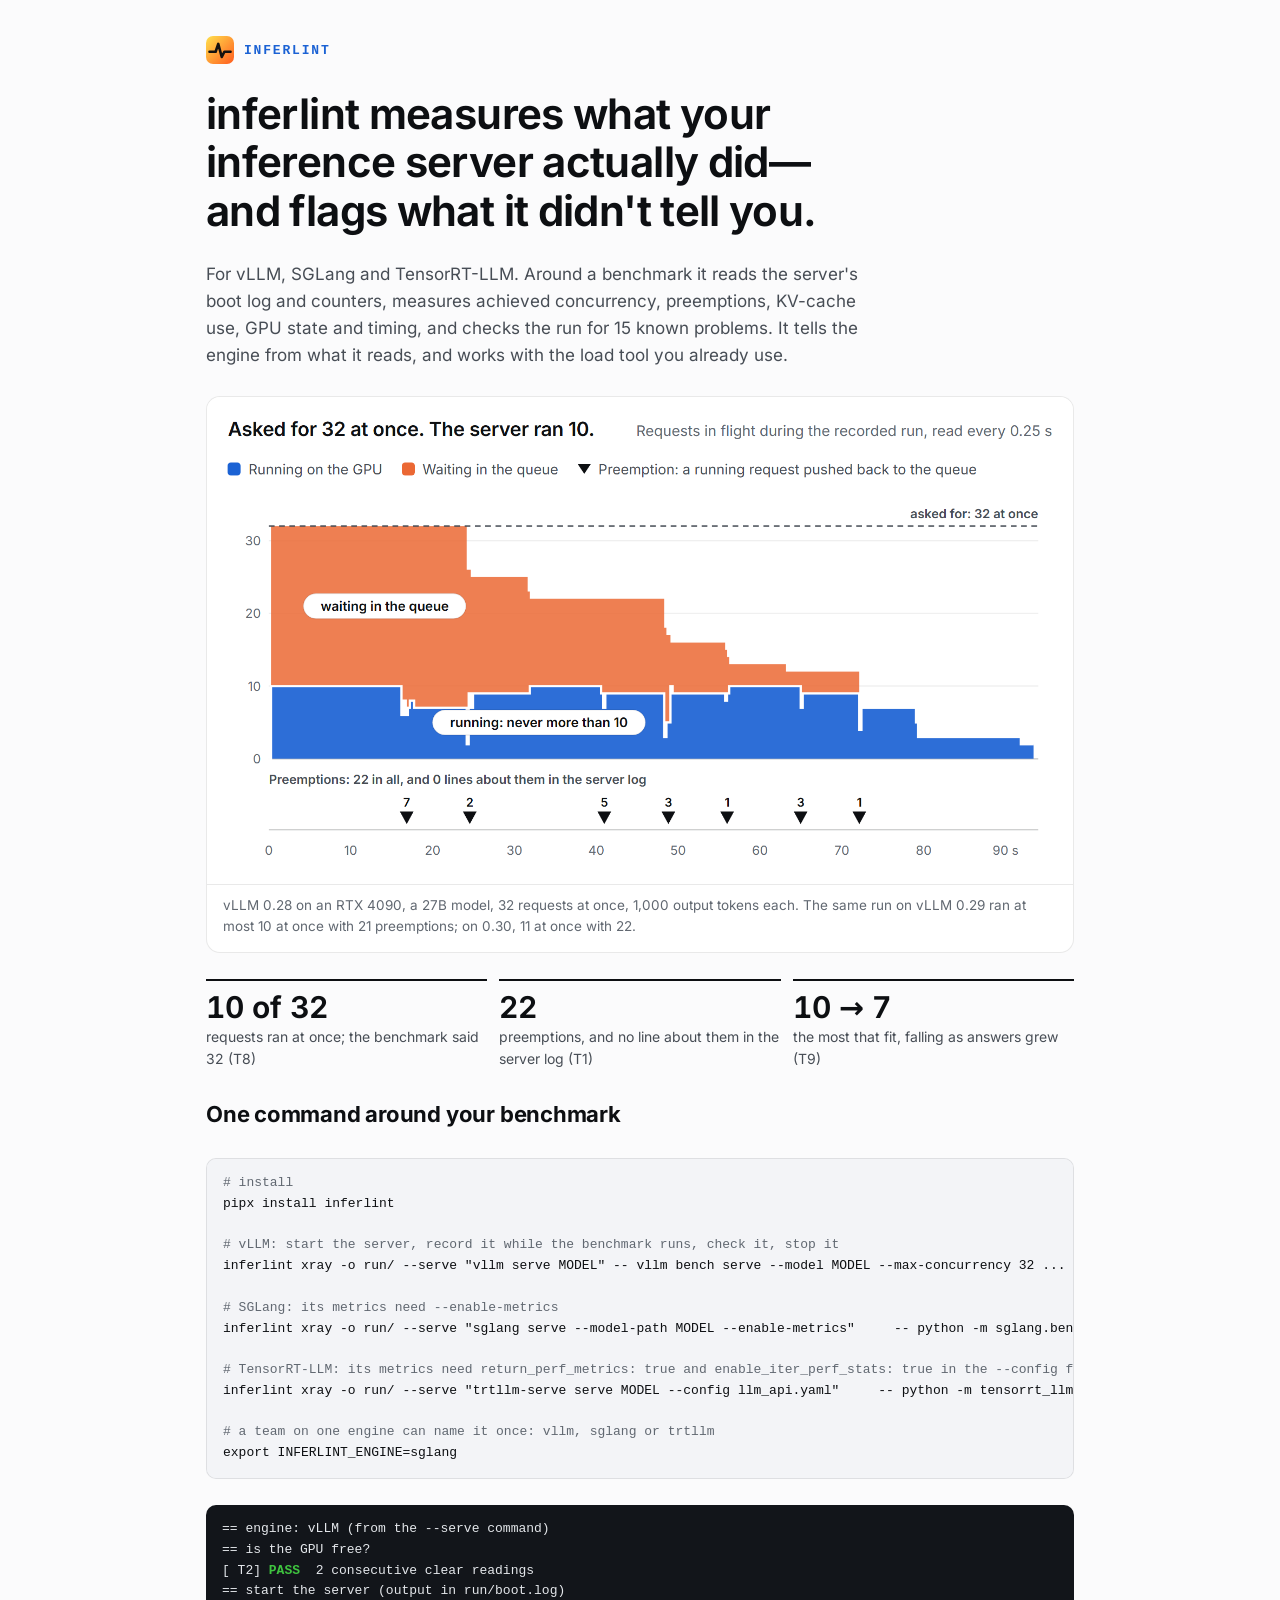
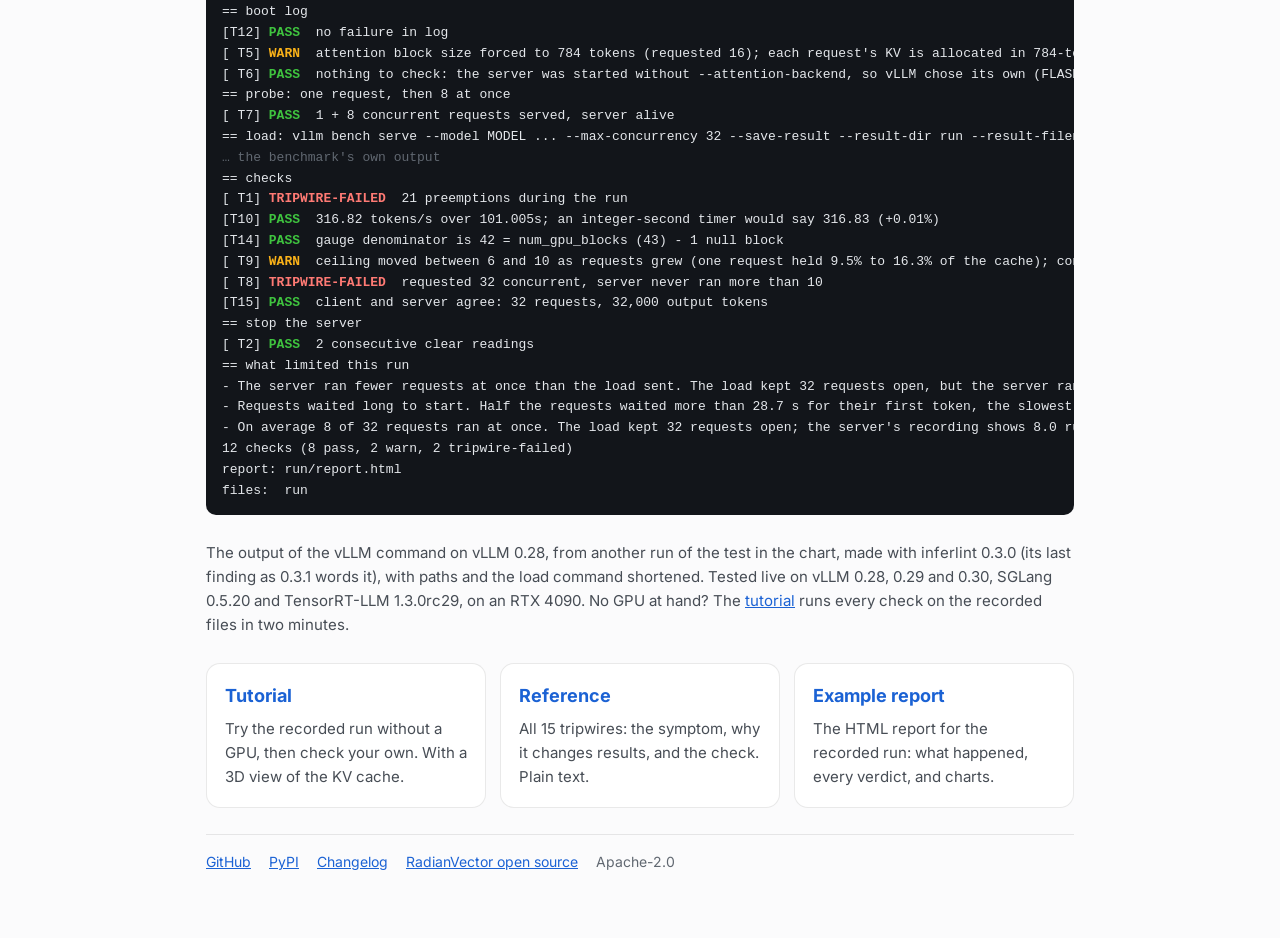
<file: docs/index.html>
<!doctype html>
<html lang="en">
<head>
<meta charset="utf-8">
<meta name="viewport" content="width=device-width,initial-scale=1">
<title>inferlint</title>
<meta name="description" content="inferlint measures what your inference server actually did, and flags what it didn't tell you.">
<meta property="og:type" content="website">
<meta property="og:title" content="inferlint: asked for 32 at once, the server ran 10">
<meta property="og:description" content="inferlint measures what your inference server actually did, and flags what it didn't tell you. For vLLM, SGLang and TensorRT-LLM.">
<meta property="og:url" content="https://radianvector.github.io/inferlint/">
<meta property="og:image" content="https://radianvector.github.io/inferlint/img/og.png">
<meta name="twitter:card" content="summary_large_image">
<link rel="icon" href="data:image/svg+xml,%3Csvg xmlns=%22http://www.w3.org/2000/svg%22 viewBox=%220 0 32 32%22%3E%3Cdefs%3E%3ClinearGradient id=%22inferlint-g%22 x1=%220%22 y1=%220%22 x2=%221%22 y2=%221%22%3E%3Cstop offset=%220%22 stop-color=%22%23ffe14d%22/%3E%3Cstop offset=%221%22 stop-color=%22%23ff5c1f%22/%3E%3C/linearGradient%3E%3C/defs%3E%3Crect width=%2232%22 height=%2232%22 rx=%228%22 fill=%22url%28%23inferlint-g%29%22/%3E%3Cpath d=%22M4 18h7l3-9 4 15 3-6h7%22 fill=%22none%22 stroke=%22%2314110f%22 stroke-width=%223%22 stroke-linecap=%22round%22 stroke-linejoin=%22round%22/%3E%3C/svg%3E">
<style>
@font-face{font-family:'Inter';font-style:normal;font-weight:100 900;font-display:swap;src:url(fonts/inter-latin-wght-normal.woff2) format('woff2')}
:root{
  --page:#fbfbfc;--surface:#ffffff;--ink:#0d0f12;--ink-2:#474d55;--muted:#616871;
  --hair:rgba(13,15,18,.09);--accent:#1b62d4;--wash:rgba(27,98,212,.06);--code-bg:#f3f4f7;
  --term-bg:#12151a;--term-ink:#e4e7eb;--t-pass:#3fc43f;--t-warn:#fab219;--t-fail:#ff7a74;
  --sans:'Inter',system-ui,-apple-system,BlinkMacSystemFont,'Segoe UI',Roboto,sans-serif;
  --mono:ui-monospace,SFMono-Regular,'SF Mono',Menlo,Consolas,monospace;
}
@media (prefers-color-scheme:dark){:root{color-scheme:dark;
  --page:#08090a;--surface:#0f1113;--ink:#f4f5f7;--ink-2:#b2b7be;--muted:#8d939b;
  --hair:rgba(255,255,255,.09);--accent:#5fa0ff;--wash:rgba(95,160,255,.08);--code-bg:#15181c;}}
*{box-sizing:border-box}
body{margin:0;background:var(--page);color:var(--ink);font:16px/1.6 var(--sans);-webkit-font-smoothing:antialiased}
a{color:var(--accent)}
.wrap{max-width:900px;margin:0 auto;padding:36px 16px 64px;display:flex;flex-direction:column;gap:26px}
.brand{display:flex;align-items:center;gap:10px;font:700 13px/1 var(--mono);letter-spacing:.14em;text-transform:uppercase;color:var(--accent)}
.brand svg{width:28px;height:28px}
h1{margin:0;font-size:clamp(28px,5vw,42px);line-height:1.15;letter-spacing:-.015em;font-weight:650;max-width:22ch}
.lede{margin:0;color:var(--ink-2);font-size:17px;max-width:62ch}
.chart{margin:0;border:1px solid var(--hair);border-radius:14px;background:var(--surface);overflow:hidden}
.chart img{display:block;width:100%;height:auto}
.chart figcaption{padding:10px 16px 14px;font-size:13.5px;color:var(--muted);border-top:1px solid var(--hair)}
.stats{list-style:none;margin:0;padding:0;display:grid;grid-template-columns:repeat(auto-fit,minmax(190px,1fr));gap:12px}
.stats li{border-top:2px solid var(--ink);padding-top:10px;display:flex;flex-direction:column;gap:2px}
.stats b{font-size:30px;line-height:1.1;font-weight:650;font-variant-numeric:tabular-nums}
.stats span{color:var(--ink-2);font-size:14px}
h2{margin:0;font-size:22px;letter-spacing:-.01em}
pre{margin:0;padding:14px 16px;border-radius:10px;overflow-x:auto;font:13px/1.6 var(--mono)}
pre.cmd{background:var(--code-bg);border:1px solid var(--hair);color:var(--ink)}
pre.out{background:var(--term-bg);color:var(--term-ink)}
pre .c{color:var(--muted)}
.s-pass{color:var(--t-pass);font-weight:700}.s-warn{color:var(--t-warn);font-weight:700}.s-fail{color:var(--t-fail);font-weight:700}
.cards{display:grid;grid-template-columns:repeat(auto-fit,minmax(230px,1fr));gap:14px}
.cards a{display:flex;flex-direction:column;gap:6px;padding:18px;border:1px solid var(--hair);border-radius:14px;background:var(--surface);color:inherit;text-decoration:none}
.cards a:hover{background:var(--wash);border-color:var(--accent)}
.cards b{font-size:18px;color:var(--accent)}
.cards span{color:var(--ink-2);font-size:15px}
.note{margin:0;color:var(--ink-2);font-size:15px}
footer{display:flex;flex-wrap:wrap;gap:6px 18px;font-size:14px;color:var(--muted);border-top:1px solid var(--hair);padding-top:16px}
</style>
</head>
<body>
<div class="wrap">
  <div class="brand"><svg viewBox="0 0 32 32" aria-hidden="true"><defs><linearGradient id="lg" x1="0" y1="0" x2="1" y2="1"><stop offset="0" stop-color="#ffe14d"/><stop offset="1" stop-color="#ff5c1f"/></linearGradient></defs><rect width="32" height="32" rx="8" fill="url(#lg)"/><path d="M4 18h7l3-9 4 15 3-6h7" fill="none" stroke="#14110f" stroke-width="3" stroke-linecap="round" stroke-linejoin="round"/></svg>inferlint</div>
  <h1>inferlint measures what your inference server actually did—and flags what it didn't tell you.</h1>
  <p class="lede">For vLLM, SGLang and TensorRT-LLM. Around a benchmark it reads the server's boot log and counters, measures achieved concurrency, preemptions, KV-cache use, GPU state and timing, and checks the run for 15 known problems. It tells the engine from what it reads, and works with the load tool you already use.</p>

  <figure class="chart">
    <picture>
      <source media="(prefers-color-scheme: dark)" srcset="img/hook-dark.png">
      <img src="img/hook-light.png" width="1600" height="900" alt="Requests over a 93-second run: the load tool kept 32 open, the server never ran more than 10 at once, the rest waited, and 22 preemptions happened with no log line.">
    </picture>
    <figcaption>vLLM 0.28 on an RTX 4090, a 27B model, 32 requests at once, 1,000 output tokens each. The same run on vLLM 0.29 ran at most 10 at once with 21 preemptions; on 0.30, 11 at once with 22.</figcaption>
  </figure>

  <ul class="stats">
    <li><b>10 of 32</b><span>requests ran at once; the benchmark said 32 (T8)</span></li>
    <li><b>22</b><span>preemptions, and no line about them in the server log (T1)</span></li>
    <li><b>10 → 7</b><span>the most that fit, falling as answers grew (T9)</span></li>
  </ul>

  <h2>One command around your benchmark</h2>
  <pre class="cmd"><span class="c"># install</span>
pipx install inferlint

<span class="c"># vLLM: start the server, record it while the benchmark runs, check it, stop it</span>
inferlint xray -o run/ --serve "vllm serve MODEL" -- vllm bench serve --model MODEL --max-concurrency 32 ...

<span class="c"># SGLang: its metrics need --enable-metrics</span>
inferlint xray -o run/ --serve "sglang serve --model-path MODEL --enable-metrics"     -- python -m sglang.benchmark.serving --model MODEL --max-concurrency 32 ...

<span class="c"># TensorRT-LLM: its metrics need return_perf_metrics: true and enable_iter_perf_stats: true in the --config file</span>
inferlint xray -o run/ --serve "trtllm-serve serve MODEL --config llm_api.yaml"     -- python -m tensorrt_llm.serve.scripts.benchmark_serving --model MODEL --max-concurrency 32 ...

<span class="c"># a team on one engine can name it once: vllm, sglang or trtllm</span>
export INFERLINT_ENGINE=sglang</pre>
  <pre class="out">== engine: vLLM (from the --serve command)
== is the GPU free?
[ T2] <span class="s-pass">PASS</span>  2 consecutive clear readings
== start the server (output in run/boot.log)
== boot log
[T12] <span class="s-pass">PASS</span>  no failure in log
[ T5] <span class="s-warn">WARN</span>  attention block size forced to 784 tokens (requested 16); each request's KV is allocated in 784-token units
[ T6] <span class="s-pass">PASS</span>  nothing to check: the server was started without --attention-backend, so vLLM chose its own (FLASH_ATTN) and nothing could be ignored; there was no draft model either
== probe: one request, then 8 at once
[ T7] <span class="s-pass">PASS</span>  1 + 8 concurrent requests served, server alive
== load: vllm bench serve --model MODEL ... --max-concurrency 32 --save-result --result-dir run --result-filename bench.json
<span class="c">… the benchmark's own output</span>
== checks
[ T1] <span class="s-fail">TRIPWIRE-FAILED</span>  21 preemptions during the run
[T10] <span class="s-pass">PASS</span>  316.82 tokens/s over 101.005s; an integer-second timer would say 316.83 (+0.01%)
[T14] <span class="s-pass">PASS</span>  gauge denominator is 42 = num_gpu_blocks (43) - 1 null block
[ T9] <span class="s-warn">WARN</span>  ceiling moved between 6 and 10 as requests grew (one request held 9.5% to 16.3% of the cache); concurrency was not a constant of this run
[ T8] <span class="s-fail">TRIPWIRE-FAILED</span>  requested 32 concurrent, server never ran more than 10
[T15] <span class="s-pass">PASS</span>  client and server agree: 32 requests, 32,000 output tokens
== stop the server
[ T2] <span class="s-pass">PASS</span>  2 consecutive clear readings
== what limited this run
- The server ran fewer requests at once than the load sent. The load kept 32 requests open, but the server ran at most 10 at once. It also preempted 21 running requests.
- Requests waited long to start. Half the requests waited more than 28.7 s for their first token, the slowest (p99) 73.2 s, most of it in the queue.
- On average 8 of 32 requests ran at once. The load kept 32 requests open; the server's recording shows 8.0 running on average while it was busy. The load tool measured 337 output tokens/s over the whole run.
12 checks (8 pass, 2 warn, 2 tripwire-failed)
report: run/report.html
files:  run</pre>
  <p class="note">The output of the vLLM command on vLLM 0.28, from another run of the test in the chart, made with inferlint 0.3.0 (its last finding as 0.3.1 words it), with paths and the load command shortened. Tested live on vLLM 0.28, 0.29 and 0.30, SGLang 0.5.20 and TensorRT-LLM 1.3.0rc29, on an RTX 4090. No GPU at hand? The <a href="tutorial.html#no-gpu">tutorial</a> runs every check on the recorded files in two minutes.</p>

  <nav class="cards" aria-label="Documentation">
    <a href="tutorial.html"><b>Tutorial</b><span>Try the recorded run without a GPU, then check your own. With a 3D view of the KV cache.</span></a>
    <a href="https://github.com/radianvector/inferlint/blob/main/docs/tripwires.md"><b>Reference</b><span>All 15 tripwires: the symptom, why it changes results, and the check. Plain text.</span></a>
    <a href="example-report.html"><b>Example report</b><span>The HTML report for the recorded run: what happened, every verdict, and charts.</span></a>
  </nav>

  <footer>
    <a href="https://github.com/radianvector/inferlint">GitHub</a>
    <a href="https://pypi.org/project/inferlint/">PyPI</a>
    <a href="https://github.com/radianvector/inferlint/blob/main/CHANGELOG.md">Changelog</a>
    <a href="https://radianvector.com/open-source/">RadianVector open source</a>
    <span>Apache-2.0</span>
  </footer>
</div>
</body>
</html>
</file>
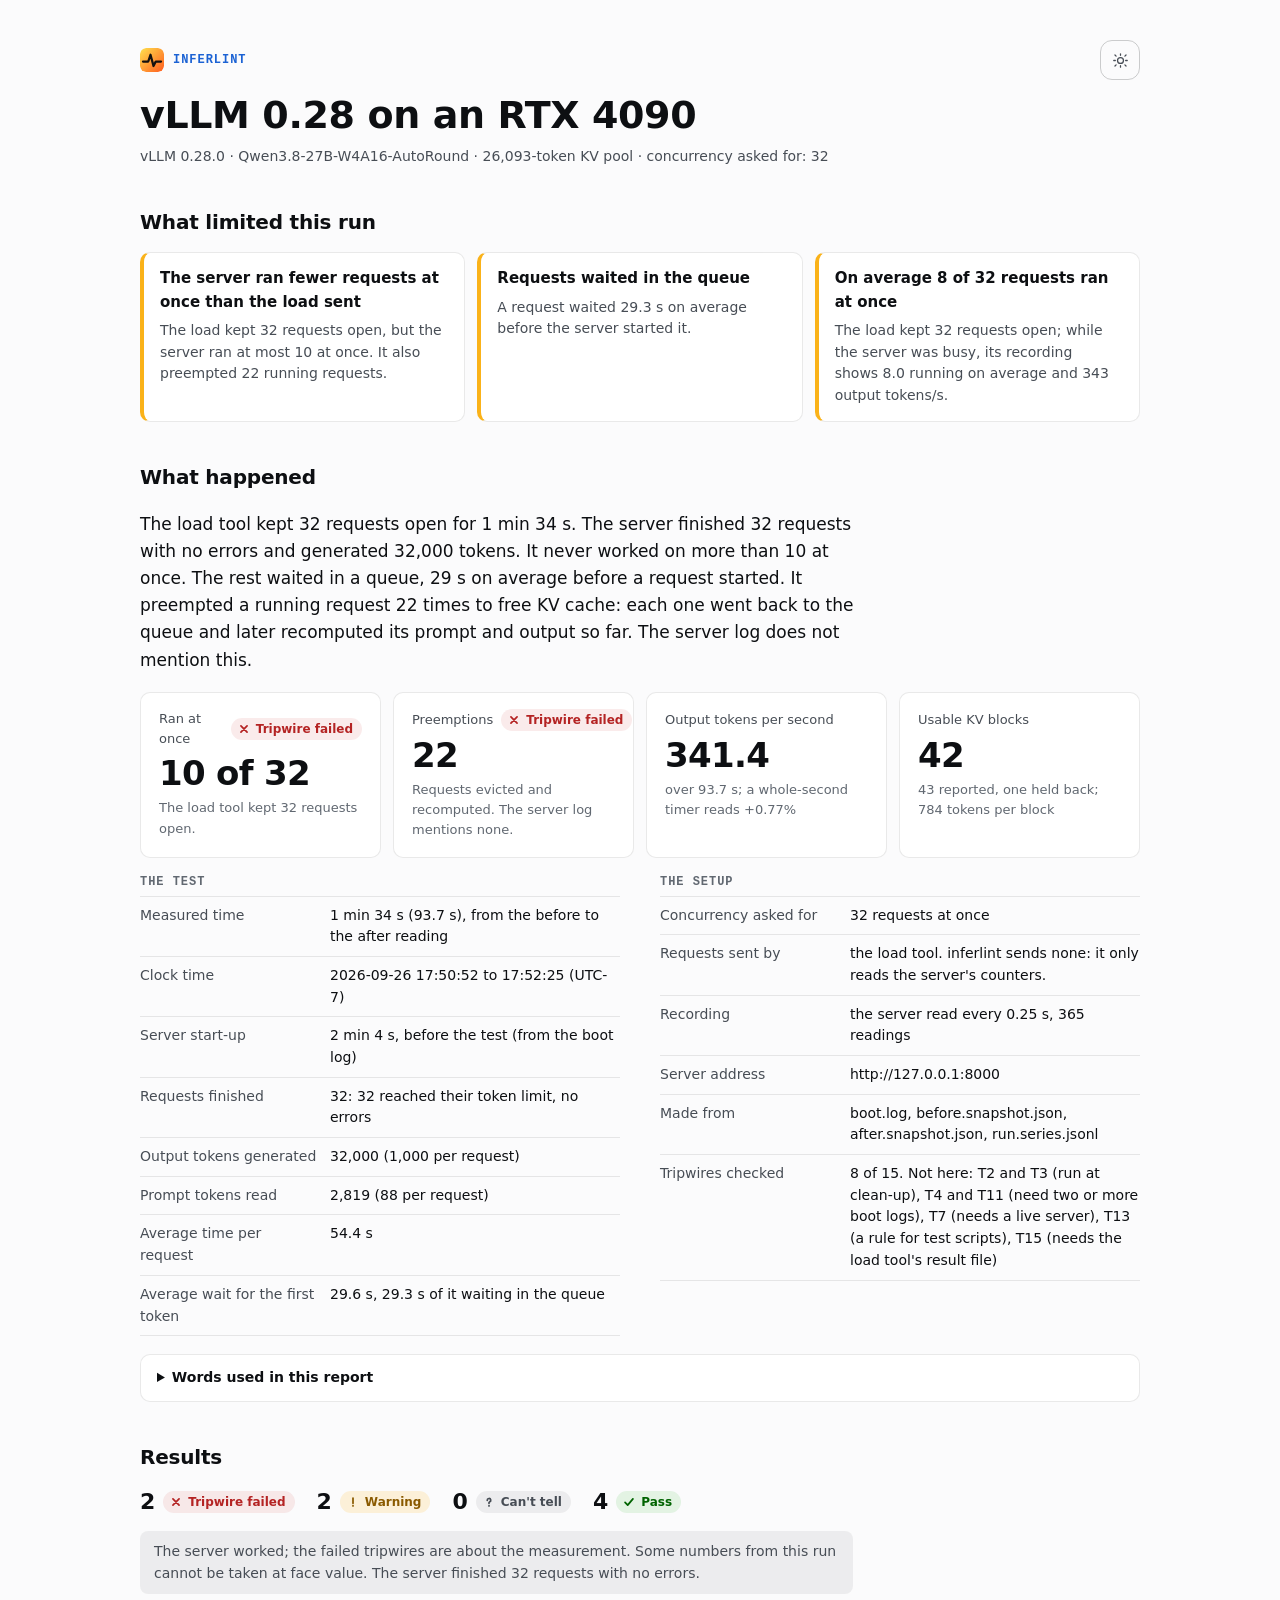
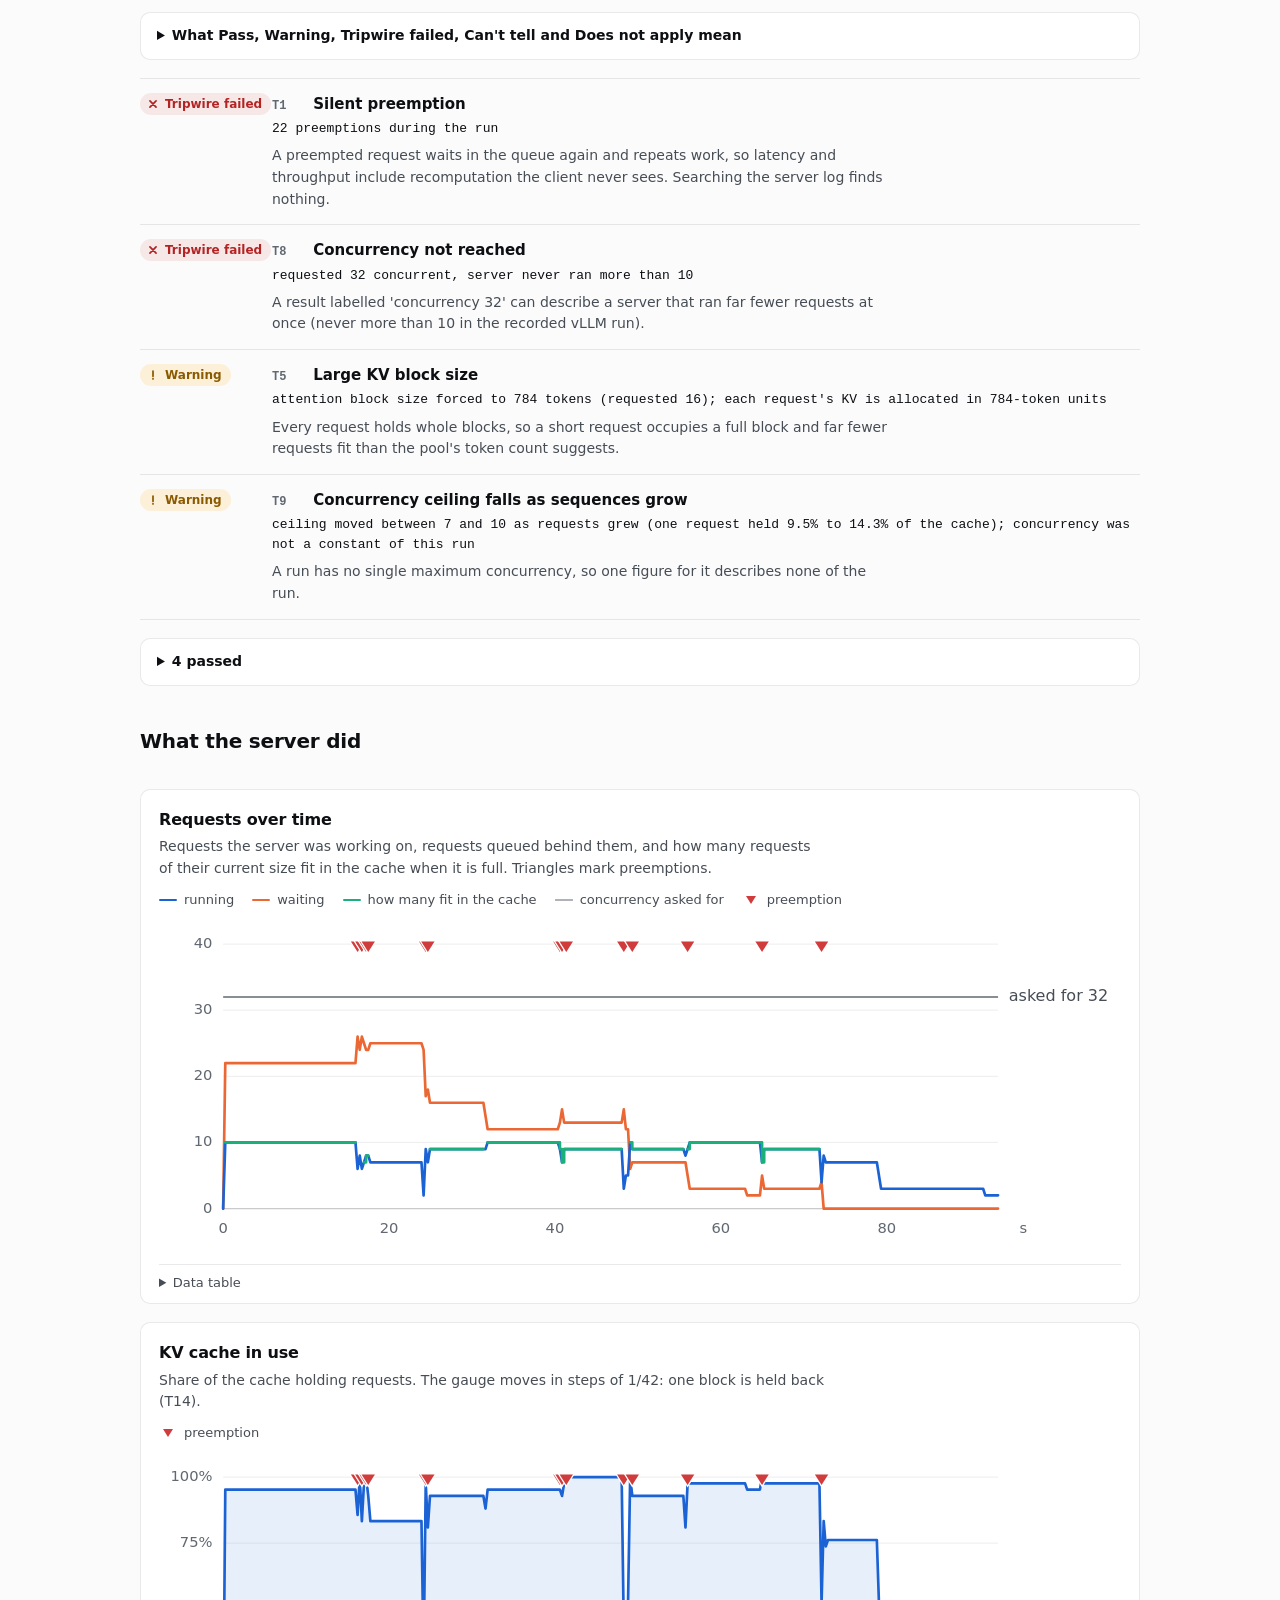
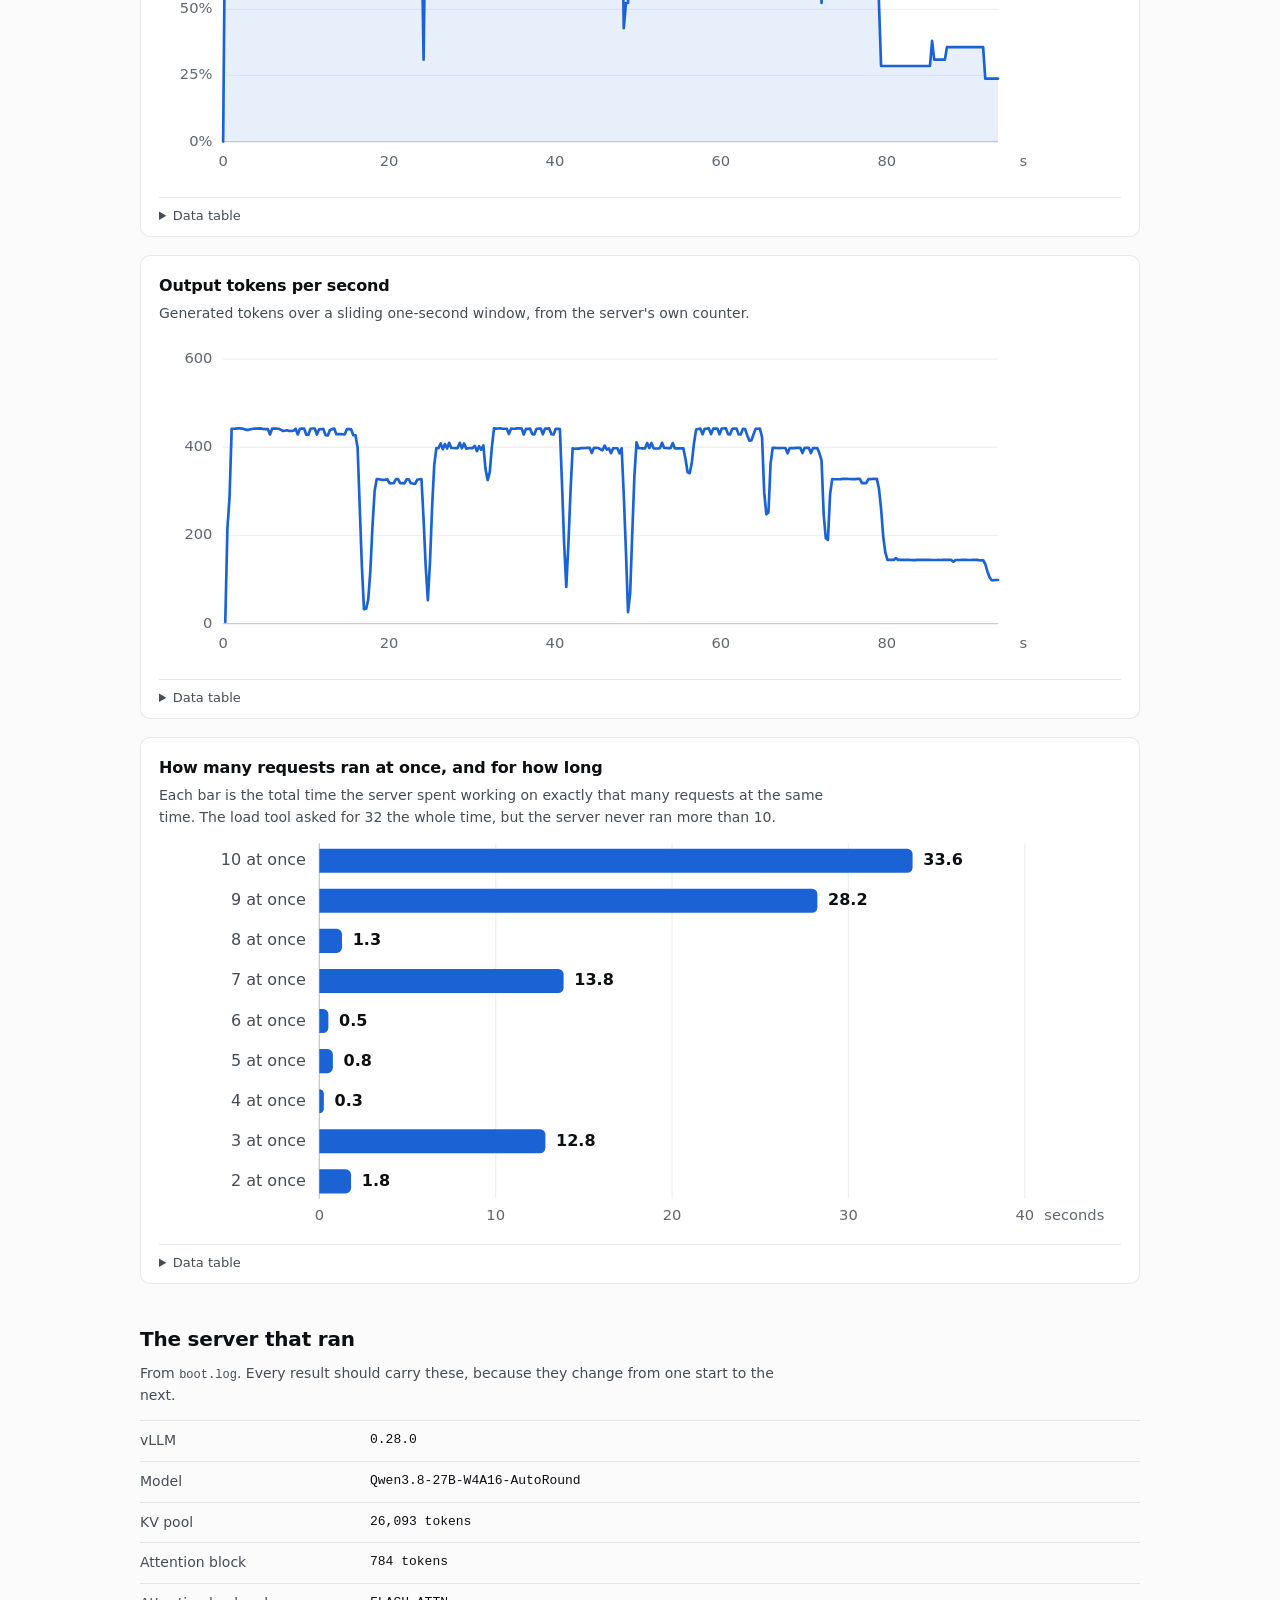
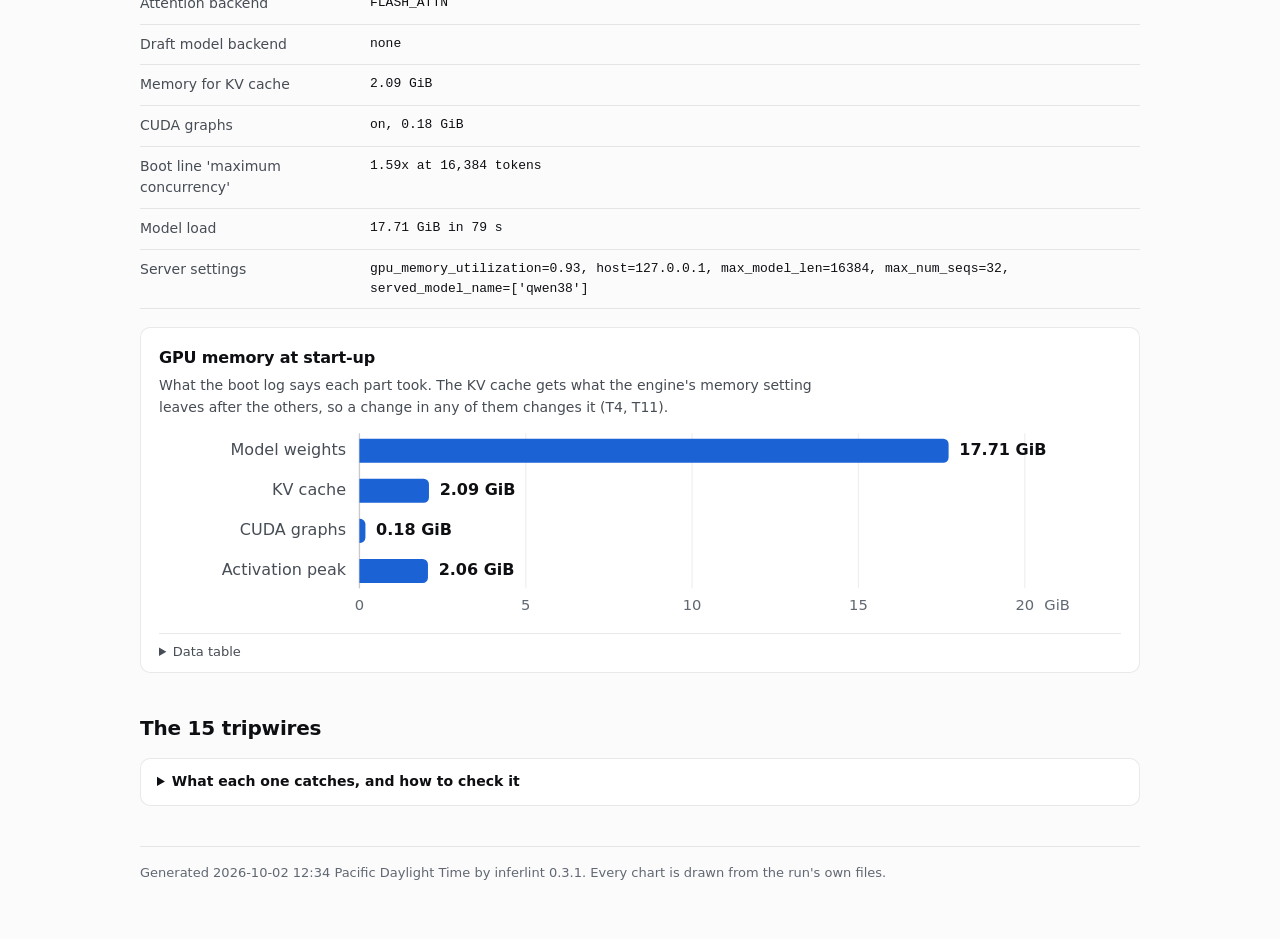
<file: docs/example-report.html>
<!doctype html><html lang="en"><head><meta charset="utf-8"><meta name="viewport" content="width=device-width, initial-scale=1, viewport-fit=cover"><link rel="icon" href="data:image/svg+xml,%3Csvg xmlns=%22http://www.w3.org/2000/svg%22 viewBox=%220 0 32 32%22%3E%3Cdefs%3E%3ClinearGradient id=%22inferlint-g%22 x1=%220%22 y1=%220%22 x2=%221%22 y2=%221%22%3E%3Cstop offset=%220%22 stop-color=%22%23ffe14d%22/%3E%3Cstop offset=%221%22 stop-color=%22%23ff5c1f%22/%3E%3C/linearGradient%3E%3C/defs%3E%3Crect width=%2232%22 height=%2232%22 rx=%228%22 fill=%22url%28%23inferlint-g%29%22/%3E%3Cpath d=%22M4 18h7l3-9 4 15 3-6h7%22 fill=%22none%22 stroke=%22%2314110f%22 stroke-width=%223%22 stroke-linecap=%22round%22 stroke-linejoin=%22round%22/%3E%3C/svg%3E"><title>vLLM 0.28 on an RTX 4090</title><script>try{var t=localStorage.getItem('inferlint-theme');if(t==='light'||t==='dark')document.documentElement.setAttribute('data-theme',t)}catch(e){}</script><style>:root{
  --page:#fbfbfc;--surface:#ffffff;--ink:#0d0f12;--ink-2:#474d55;--muted:#616871;
  --hair:rgba(13,15,18,.09);--grid:rgba(13,15,18,.06);--axis:rgba(13,15,18,.22);
  --accent:#1b62d4;--wash:rgba(27,98,212,.07);
  --line-strong:rgba(13,15,18,.20);--hover:rgba(13,15,18,.04);--red-edge:rgba(222,43,38,.32);
  --s1:#1b62d4;--s2:#eb6834;--s3:#1baf7a;
  --good:#0ca30c;--warning:#fab219;--serious:#ec835a;--critical:#d03b3b;
  --good-ink:#006300;--warning-ink:#8a5a00;--critical-ink:#b42323;--unknown-ink:#474d55;
  --good-bg:rgba(12,163,12,.10);--warning-bg:rgba(250,178,25,.16);
  --critical-bg:rgba(208,59,59,.10);--unknown-bg:rgba(13,15,18,.06);
  --sans:system-ui,-apple-system,BlinkMacSystemFont,'Segoe UI',Roboto,'Helvetica Neue',Arial,sans-serif;
  --display:var(--sans);
  --mono:ui-monospace,SFMono-Regular,'SF Mono',Menlo,Consolas,monospace;
}
@media (prefers-color-scheme:dark){:root:not([data-theme="light"]){color-scheme:dark;
  --page:#08090a;--surface:#0f1113;--ink:#f4f5f7;--ink-2:#b2b7be;--muted:#8d939b;
  --hair:rgba(255,255,255,.09);--grid:rgba(255,255,255,.06);--axis:rgba(255,255,255,.22);
  --accent:#5fa0ff;--wash:rgba(95,160,255,.09);
  --line-strong:rgba(255,255,255,.17);--hover:rgba(255,255,255,.06);--red-edge:rgba(245,69,60,.36);
  --s1:#2e7cf0;--s2:#d95926;--s3:#199e70;
  --good-ink:#3fc43f;--warning-ink:#fab219;--critical-ink:#ff7a74;--unknown-ink:#b2b7be;
  --good-bg:rgba(12,163,12,.16);--warning-bg:rgba(250,178,25,.14);
  --critical-bg:rgba(208,59,59,.20);--unknown-bg:rgba(255,255,255,.07);}}
:root[data-theme="dark"]{color-scheme:dark;
  --page:#08090a;--surface:#0f1113;--ink:#f4f5f7;--ink-2:#b2b7be;--muted:#8d939b;
  --hair:rgba(255,255,255,.09);--grid:rgba(255,255,255,.06);--axis:rgba(255,255,255,.22);
  --accent:#5fa0ff;--wash:rgba(95,160,255,.09);
  --line-strong:rgba(255,255,255,.17);--hover:rgba(255,255,255,.06);--red-edge:rgba(245,69,60,.36);
  --s1:#2e7cf0;--s2:#d95926;--s3:#199e70;
  --good-ink:#3fc43f;--warning-ink:#fab219;--critical-ink:#ff7a74;--unknown-ink:#b2b7be;
  --good-bg:rgba(12,163,12,.16);--warning-bg:rgba(250,178,25,.14);
  --critical-bg:rgba(208,59,59,.20);--unknown-bg:rgba(255,255,255,.07);}
*{box-sizing:border-box}
body{margin:0;background:var(--page);color:var(--ink);font:15px/1.55 var(--sans);
  -webkit-font-smoothing:antialiased}
.page{max-width:1080px;margin:0 auto;padding-inline:clamp(16px,4vw,40px);padding-block:40px 56px;
  display:flex;flex-direction:column;gap:40px}
h1,h2,h3{font-family:var(--display);text-wrap:balance;margin:0;letter-spacing:-.01em}
h1{font-size:clamp(28px,4vw,38px);line-height:1.15;font-weight:600}
h2{font-size:20px;font-weight:600;margin-bottom:14px}
h3{font-size:16px;font-weight:600}
code{font-family:var(--mono);font-size:.86em}
.top{display:flex;flex-direction:column;gap:8px}
.bar{display:flex;justify-content:space-between;align-items:center;gap:12px;flex-wrap:wrap;
  margin-bottom:6px}
.brand{display:flex;align-items:center;gap:9px;font:600 12px/1 var(--mono);letter-spacing:.08em;
  text-transform:uppercase;color:var(--accent)}
.logo{width:24px;height:24px;flex:none;border-radius:6px}
/* The theme button, as on radianvector.com: the icon shows the current theme. */
.icon-btn{width:40px;height:40px;flex:none;display:flex;align-items:center;justify-content:center;
  padding:0;background:transparent;border:1px solid var(--line-strong);border-radius:12px;
  color:var(--ink-2);cursor:pointer;transition:all .22s cubic-bezier(.2,.7,.2,1)}
.icon-btn:hover{background:var(--hover);color:var(--ink);border-color:var(--red-edge)}
.icon-btn:focus-visible{outline:2px solid var(--accent);outline-offset:2px}
.icon-btn svg{width:17px;height:17px;fill:none;stroke:currentColor;stroke-width:1.8;
  stroke-linecap:round;stroke-linejoin:round}
.ico-moon{display:none}
@media (prefers-color-scheme:dark){
  :root:not([data-theme="light"]) .ico-moon{display:block}
  :root:not([data-theme="light"]) .ico-sun{display:none}}
:root[data-theme="dark"] .ico-moon{display:block}
:root[data-theme="dark"] .ico-sun{display:none}
.meta{margin:0;color:var(--ink-2);font-size:14px}
.happened,.results{display:flex;flex-direction:column;gap:18px}
.happened h2,.results h2{margin:0}
.lede{margin:0;font-size:17px;line-height:1.6;max-width:68ch;text-wrap:pretty}
.facts{display:grid;grid-template-columns:repeat(auto-fit,minmax(min(340px,100%),1fr));gap:18px 40px}
.facts-group h3{font:600 12px/1 var(--mono);letter-spacing:.08em;text-transform:uppercase;
  color:var(--muted);margin-bottom:8px}
.facts-group dl{display:grid;grid-template-columns:minmax(110px,190px) 1fr;margin:0;
  border-top:1px solid var(--hair)}
.facts-group dt,.facts-group dd{margin:0;padding:8px 0;border-bottom:1px solid var(--hair);font-size:14px}
.facts-group dt{color:var(--ink-2);padding-right:12px}
.facts-group dd{font-variant-numeric:tabular-nums;overflow-wrap:anywhere}
details.gloss{border:1px solid var(--hair);border-radius:10px;background:var(--surface);padding:0}
.gloss summary{width:auto;padding:12px 16px;font-size:14px;font-weight:600;color:var(--ink)}
.gloss[open] summary{border-bottom:1px solid var(--hair)}
.gloss .tablewrap{max-height:none;margin:0;padding:4px 16px 12px}
.terms{display:grid;grid-template-columns:minmax(140px,220px) 1fr;margin:0;padding:4px 16px 12px}
.terms dt,.terms dd{margin:0;padding:9px 0;border-bottom:1px solid var(--hair);font-size:14px}
.terms dt{font-weight:600;padding-right:12px}
.terms dd{color:var(--ink-2);max-width:70ch}
.terms dt:last-of-type,.terms dd:last-of-type{border-bottom:0}
table.meanings{font-size:14px}
.meanings th,.meanings td{text-align:left;white-space:normal;vertical-align:top;padding:9px 12px 9px 0}
.meanings td{color:var(--ink-2)}
.meanings td:first-child{white-space:nowrap}
.meanings tr:last-child td{border-bottom:0}
.status-note{margin:0;padding:10px 14px;border-radius:8px;background:var(--unknown-bg);
  color:var(--ink-2);font-size:14px;max-width:80ch}
.pill{display:inline-flex;align-items:center;gap:5px;padding:2px 9px 2px 6px;border-radius:999px;
  font:600 12px/18px var(--sans);white-space:nowrap}
.pill svg{width:14px;height:14px;fill:none;stroke:currentColor;stroke-width:2;stroke-linecap:round;
  stroke-linejoin:round}
.pill.pass{color:var(--good-ink);background:var(--good-bg)}
.pill.warn{color:var(--warning-ink);background:var(--warning-bg)}
.pill.fail{color:var(--critical-ink);background:var(--critical-bg)}
.pill.unknown{color:var(--unknown-ink);background:var(--unknown-bg)}
.pill.not_applicable{color:var(--unknown-ink);background:none;box-shadow:inset 0 0 0 1px var(--hair)}
.verdict{list-style:none;margin:0;padding:0;display:flex;flex-wrap:wrap;gap:10px 22px}
.count{display:flex;align-items:center;gap:8px}
.count .n{font:600 22px/1 var(--display);font-variant-numeric:tabular-nums;min-width:1ch}
.tiles{display:grid;grid-template-columns:repeat(auto-fit,minmax(210px,1fr));gap:12px}
.tile{background:var(--surface);border:1px solid var(--hair);border-radius:10px;padding:16px 18px;
  display:flex;flex-direction:column;gap:6px}
.tile-head{display:flex;justify-content:space-between;align-items:center;gap:8px;min-height:22px}
.tile-label{font-size:13px;color:var(--ink-2)}
.tile-value{font:600 34px/1.1 var(--display);letter-spacing:-.02em}
.tile-sub{font-size:13px;color:var(--muted)}
.findings{list-style:none;margin:0;padding:0;border-top:1px solid var(--hair)}
.finding{display:grid;grid-template-columns:118px 1fr;gap:14px;padding:14px 0;
  border-bottom:1px solid var(--hair)}
.f-title{font-weight:600;display:flex;gap:10px;align-items:baseline}
.tw{font:600 12px/1 var(--mono);color:var(--muted);min-width:2.6em}
.msg{margin:3px 0 0;font-family:var(--mono);font-size:13px;color:var(--ink);overflow-wrap:anywhere}
.what{margin:6px 0 0;color:var(--ink-2);font-size:14px;max-width:70ch}
.charts{display:flex;flex-direction:column;gap:18px}
.chart{margin:0;background:var(--surface);border:1px solid var(--hair);border-radius:10px;
  padding:18px 18px 10px;display:flex;flex-direction:column;gap:10px;position:relative}
.chart figcaption p{margin:4px 0 0;color:var(--ink-2);font-size:14px;max-width:75ch}
.legend{list-style:none;margin:0;padding:0;display:flex;flex-wrap:wrap;gap:6px 18px;font-size:13px;
  color:var(--ink-2)}
.legend li{display:flex;align-items:center;gap:7px}
.legend svg{width:18px;height:10px;overflow:visible}
.plot svg{display:block;width:100%;height:auto;overflow:visible}
.plot text{font-family:var(--sans)}
.tick{font-size:11px;fill:var(--muted);font-variant-numeric:tabular-nums}
.lab{font-size:12px;fill:var(--ink-2)}
.val{font-size:12px;fill:var(--ink);font-weight:600;font-variant-numeric:tabular-nums}
.grid{stroke:var(--grid);stroke-width:1}
.axis{stroke:var(--axis);stroke-width:1}
.ref{stroke:var(--muted);stroke-width:1}
.mark{fill:none;stroke-width:2;stroke-linejoin:round;stroke-linecap:round}
.mark.s1{stroke:var(--s1)}.mark.s2{stroke:var(--s2)}.mark.s3{stroke:var(--s3)}
.wash.s1{fill:var(--s1);fill-opacity:.1;stroke:none}
.bar.s1{fill:var(--s1);cursor:default}
.bar:hover,.bar:focus{fill-opacity:.8;outline:none}
.ev{fill:var(--critical);stroke:var(--surface);stroke-width:2;paint-order:stroke}
.cross{stroke:var(--ink-2);stroke-width:1}
.hit{fill:transparent;cursor:crosshair}
.hit:focus{outline:none}
.hit:focus-visible{stroke:var(--accent);stroke-width:1}
details{border-top:1px solid var(--hair);padding-top:8px}
summary{cursor:pointer;font-size:13px;color:var(--ink-2);width:max-content}
summary:focus-visible{outline:2px solid var(--accent);outline-offset:2px}
.tablewrap{overflow:auto;max-height:320px;margin-top:8px}
table{border-collapse:collapse;font-size:13px;font-variant-numeric:tabular-nums;min-width:100%}
th,td{text-align:right;padding:4px 10px;border-bottom:1px solid var(--hair);white-space:nowrap}
th{position:sticky;top:0;background:var(--surface);color:var(--ink-2);font-weight:600}
th:first-child,td:first-child{text-align:left}
.boot dl{display:grid;grid-template-columns:minmax(150px,230px) 1fr;margin:0;
  border-top:1px solid var(--hair)}
.boot dt,.boot dd{margin:0;padding:9px 0;border-bottom:1px solid var(--hair)}
.boot dt{color:var(--ink-2);font-size:14px}
.boot dd{font-family:var(--mono);font-size:13px;overflow-wrap:anywhere}
.note{margin:-6px 0 14px;color:var(--ink-2);font-size:14px;max-width:75ch}
.g-list{list-style:none;margin:0;padding:0;display:grid;grid-template-columns:repeat(auto-fit,minmax(300px,1fr));
  gap:0 32px}
.g-list li{padding:14px 0;border-top:1px solid var(--hair)}
.g-head{font-weight:600;display:flex;flex-wrap:wrap;gap:4px 10px;align-items:baseline}
.g-head .slug{font:500 12px/1 var(--mono);color:var(--muted)}
.g-list p{margin:6px 0 0;font-size:14px;color:var(--ink);max-width:62ch}
.g-list p.why{color:var(--ink-2)}
.g-list code{display:inline-block;margin-top:8px;color:var(--ink-2);background:var(--unknown-bg);
  padding:2px 6px;border-radius:4px;overflow-wrap:anywhere}
footer{color:var(--muted);font-size:13px;border-top:1px solid var(--hair);padding-top:16px}
.tt{position:fixed;z-index:10;pointer-events:none;background:var(--surface);color:var(--ink);
  border:1px solid var(--hair);border-radius:8px;box-shadow:0 6px 24px rgba(0,0,0,.14);
  padding:8px 10px;font-size:12px;min-width:150px}
.tt .t-h{color:var(--muted);margin-bottom:4px;font-variant-numeric:tabular-nums}
.tt .row{display:flex;align-items:center;gap:8px;line-height:1.7}
.tt .row b{font-variant-numeric:tabular-nums;min-width:3ch}
.tt .row span{color:var(--ink-2)}
.tt .k{display:inline-block;width:12px;height:2px;border-radius:1px;flex:none}
.tt .k.s1{background:var(--s1)}.tt .k.s2{background:var(--s2)}.tt .k.s3{background:var(--s3)}
.tt .k.ev{background:var(--critical);height:6px;width:6px;border-radius:1px}
@media (max-width:620px){
  .finding{grid-template-columns:1fr;gap:6px}
  .boot dl,.facts-group dl,.terms{grid-template-columns:1fr}
  .boot dt,.facts-group dt,.terms dt{padding-bottom:0;border-bottom:0}
  .icon-btn{width:38px;height:38px}
}
@media (prefers-reduced-motion:reduce){*{transition:none!important}}
.version-note{margin:10px 0 0;padding:8px 12px;border-radius:8px;background:var(--warning-bg);color:var(--ink-2);font-size:13.5px;max-width:80ch}
.limits{display:flex;flex-direction:column;gap:14px}
.limits h2{margin:0}
.limit-list{list-style:none;margin:0;padding:0;display:grid;
  grid-template-columns:repeat(auto-fit,minmax(min(290px,100%),1fr));gap:12px}
.limit{background:var(--surface);border:1px solid var(--hair);border-left:4px solid var(--warning);
  border-radius:10px;padding:14px 16px}
.limit.ok{border-left-color:var(--good)}
.l-title{font-weight:600;margin-bottom:6px}
.limit p{margin:0;color:var(--ink-2);font-size:14px;line-height:1.55;text-wrap:pretty}
details.passed .findings{border-top:0;padding:0 16px}
details.passed .finding:last-child{border-bottom:0}
.boot .chart{margin-top:18px}
.guide .g-body{padding:14px 16px 4px}
.guide .g-body .note{margin:0 0 10px}
</style></head><body><div class="page"><header class="top"><div class="bar"><div class="brand"><svg class="logo" aria-hidden="true" xmlns="http://www.w3.org/2000/svg" viewBox="0 0 32 32"><defs><linearGradient id="inferlint-g" x1="0" y1="0" x2="1" y2="1"><stop offset="0" stop-color="#ffe14d"/><stop offset="1" stop-color="#ff5c1f"/></linearGradient></defs><rect width="32" height="32" rx="8" fill="url(#inferlint-g)"/><path d="M4 18h7l3-9 4 15 3-6h7" fill="none" stroke="#14110f" stroke-width="3" stroke-linecap="round" stroke-linejoin="round"/></svg>inferlint</div><button type="button" class="icon-btn" data-theme-toggle aria-label="Switch theme"><svg class="ico-moon" viewBox="0 0 24 24" aria-hidden="true"><path d="M20 14.5A8.5 8.5 0 0 1 9.5 4a8.5 8.5 0 1 0 10.5 10.5z"/></svg><svg class="ico-sun" viewBox="0 0 24 24" aria-hidden="true"><circle cx="12" cy="12" r="4.2"/><path d="M12 2.5v2.2M12 19.3v2.2M4.2 4.2l1.6 1.6M18.2 18.2l1.6 1.6M2.5 12h2.2M19.3 12h2.2M4.2 19.8l1.6-1.6M18.2 5.8l1.6-1.6"/></svg></button></div><h1>vLLM 0.28 on an RTX 4090</h1><p class="meta">vLLM 0.28.0 · Qwen3.8-27B-W4A16-AutoRound · 26,093-token KV pool · concurrency asked for: 32</p></header><section class="limits" aria-labelledby="h-limits"><h2 id="h-limits">What limited this run</h2><ul class="limit-list"><li class="limit limit"><div class="l-title">The server ran fewer requests at once than the load sent</div><p>The load kept 32 requests open, but the server ran at most 10 at once. It also preempted 22 running requests.</p></li><li class="limit limit"><div class="l-title">Requests waited in the queue</div><p>A request waited 29.3 s on average before the server started it.</p></li><li class="limit limit"><div class="l-title">On average 8 of 32 requests ran at once</div><p>The load kept 32 requests open; while the server was busy, its recording shows 8.0 running on average and 343 output tokens/s.</p></li></ul></section><section class="happened" aria-labelledby="h-happened"><h2 id="h-happened">What happened</h2><p class="lede">The load tool kept 32 requests open for 1 min 34 s. The server finished 32 requests with no errors and generated 32,000 tokens. It never worked on more than 10 at once. The rest waited in a queue, 29 s on average before a request started. It preempted a running request 22 times to free KV cache: each one went back to the queue and later recomputed its prompt and output so far. The server log does not mention this.</p><section class="tiles" aria-label="Headline numbers"><div class="tile"><div class="tile-head"><span class="tile-label">Ran at once</span><span class="pill fail"><svg viewBox="0 0 16 16" aria-hidden="true"><path d="M4.5 4.5l7 7M11.5 4.5l-7 7"/></svg>Tripwire failed</span></div><div class="tile-value">10 of 32</div><div class="tile-sub">The load tool kept 32 requests open.</div></div><div class="tile"><div class="tile-head"><span class="tile-label">Preemptions</span><span class="pill fail"><svg viewBox="0 0 16 16" aria-hidden="true"><path d="M4.5 4.5l7 7M11.5 4.5l-7 7"/></svg>Tripwire failed</span></div><div class="tile-value">22</div><div class="tile-sub">Requests evicted and recomputed. The server log mentions none.</div></div><div class="tile"><div class="tile-head"><span class="tile-label">Output tokens per second</span></div><div class="tile-value">341.4</div><div class="tile-sub">over 93.7 s; a whole-second timer reads +0.77%</div></div><div class="tile"><div class="tile-head"><span class="tile-label">Usable KV blocks</span></div><div class="tile-value">42</div><div class="tile-sub">43 reported, one held back; 784 tokens per block</div></div></section><div class="facts"><div class="facts-group"><h3>The test</h3><dl><dt>Measured time</dt><dd>1 min 34 s (93.7 s), from the before to the after reading</dd><dt>Clock time</dt><dd>2026-09-26 17:50:52 to 17:52:25 (UTC-7)</dd><dt>Server start-up</dt><dd>2 min 4 s, before the test (from the boot log)</dd><dt>Requests finished</dt><dd>32: 32 reached their token limit, no errors</dd><dt>Output tokens generated</dt><dd>32,000 (1,000 per request)</dd><dt>Prompt tokens read</dt><dd>2,819 (88 per request)</dd><dt>Average time per request</dt><dd>54.4 s</dd><dt>Average wait for the first token</dt><dd>29.6 s, 29.3 s of it waiting in the queue</dd></dl></div><div class="facts-group"><h3>The setup</h3><dl><dt>Concurrency asked for</dt><dd>32 requests at once</dd><dt>Requests sent by</dt><dd>the load tool. inferlint sends none: it only reads the server&#x27;s counters.</dd><dt>Recording</dt><dd>the server read every 0.25 s, 365 readings</dd><dt>Server address</dt><dd>http://127.0.0.1:8000</dd><dt>Made from</dt><dd>boot.log, before.snapshot.json, after.snapshot.json, run.series.jsonl</dd><dt>Tripwires checked</dt><dd>8 of 15. Not here: T2 and T3 (run at clean-up), T4 and T11 (need two or more boot logs), T7 (needs a live server), T13 (a rule for test scripts), T15 (needs the load tool&#x27;s result file)</dd></dl></div></div><details class="gloss" id="words"><summary>Words used in this report</summary><dl class="terms"><dt>Token</dt><dd>The unit of text a model reads and writes, defined by its tokenizer. How much text one token covers depends on the model, the tokenizer and the language. Throughput, KV cache and cost are all counted in tokens.</dd><dt>Prompt and output tokens</dt><dd>Prompt tokens are the input sent to the model. Output tokens are the tokens it generates in reply.</dd><dt>Request</dt><dd>One completion request sent to the server, and its response.</dd><dt>Concurrency</dt><dd>The number of requests in progress at the same moment. &#x27;Asked for&#x27; is how many the load tool kept open. &#x27;Running&#x27; is how many the scheduler was actually processing. The rest wait in its queue.</dd><dt>Waiting (queue)</dt><dd>Requests the server has accepted but not scheduled, because the KV cache has no room for them yet.</dd><dt>KV cache</dt><dd>GPU memory holding the attention keys and values for every token of every running request, so they are not recomputed for each new token. A request&#x27;s KV grows with its length.</dd><dt>KV pool</dt><dd>The size of the KV cache in tokens, set when vLLM starts from the GPU memory left after the model and CUDA graphs are loaded. It can differ from one start to the next (T4, T11).</dd><dt>KV block</dt><dd>The allocation unit of the KV cache: a request always holds whole blocks, so even a short request holds a full one. The usual size is 16 tokens; models that mix attention and Mamba layers use blocks of hundreds of tokens (T5).</dd><dt>Null block</dt><dd>One block vLLM reserves and never gives to a request, so a pool of N blocks holds requests in N - 1 of them (T14).</dd><dt>Fit in cache (ceiling)</dt><dd>How many requests of their current size fit when the cache is full: floor(1 / share), where share is the fraction of the cache one request holds. As sequences grow, fewer fit (T9).</dd><dt>Preemption</dt><dd>When a running request needs a block and none is free, vLLM evicts a running request: it frees that request&#x27;s KV blocks and later recomputes them from the prompt and the output so far. vLLM counts it in vllm:num_preemptions_total and writes no log line (T1).</dd><dt>Output tokens per second</dt><dd>Tokens generated per second by all requests together, from the server&#x27;s own counter.</dd><dt>Time to first token</dt><dd>Time from sending a request until the first token of the answer comes back. It includes the time spent waiting in the queue.</dd><dt>Boot log</dt><dd>The messages vLLM prints while it starts. They record the settings it actually chose, which can differ from the ones asked for.</dd><dt>Before and after readings</dt><dd>Copies of the server&#x27;s counters taken just before and just after the test. The difference between them is what happened during the test.</dd><dt>Recording</dt><dd>The server&#x27;s gauges, read several times a second during the test. The charts are drawn from it.</dd><dt>Attention backend</dt><dd>The code that does the model&#x27;s main calculation on the GPU. vLLM has several and picks one unless it is told which (T6).</dd><dt>CUDA graphs</dt><dd>A speed-up in which vLLM records the GPU&#x27;s steps once at start-up and replays them. It costs a little memory.</dd></dl></details></section><section class="results" aria-labelledby="h-results"><h2 id="h-results">Results</h2><ul class="verdict" aria-label="Check results"><li class="count fail"><span class="n">2</span><span class="pill fail"><svg viewBox="0 0 16 16" aria-hidden="true"><path d="M4.5 4.5l7 7M11.5 4.5l-7 7"/></svg>Tripwire failed</span></li><li class="count warn"><span class="n">2</span><span class="pill warn"><svg viewBox="0 0 16 16" aria-hidden="true"><path d="M8 3.5v6M8 12.2v.3"/></svg>Warning</span></li><li class="count unknown"><span class="n">0</span><span class="pill unknown"><svg viewBox="0 0 16 16" aria-hidden="true"><path d="M6 6a2 2 0 1 1 2.6 1.9c-.4.2-.6.5-.6 1v.6M8 12.2v.3"/></svg>Can't tell</span></li><li class="count pass"><span class="n">4</span><span class="pill pass"><svg viewBox="0 0 16 16" aria-hidden="true"><path d="M3.5 8.5l3 3 6-7"/></svg>Pass</span></li></ul><p class="status-note">The server worked; the failed tripwires are about the measurement. Some numbers from this run cannot be taken at face value. The server finished 32 requests with no errors.</p><details class="gloss"><summary>What Pass, Warning, Tripwire failed, Can't tell and Does not apply mean</summary><div class="tablewrap"><table class="meanings"><thead><tr><th scope="col">Result</th><th scope="col">What it means</th><th scope="col">What to do</th></tr></thead><tbody><tr><td><span class="pill fail"><svg viewBox="0 0 16 16" aria-hidden="true"><path d="M4.5 4.5l7 7M11.5 4.5l-7 7"/></svg>Tripwire failed</span></td><td>The tripwire caught its problem in this run. For T7 and T12 that means the server failed. For every other tripwire the server worked, but a number from the run (concurrency, throughput or latency) does not mean what it seems.</td><td>Read the finding. Fix the setup and run again, or report the number together with the finding.</td></tr><tr><td><span class="pill warn"><svg viewBox="0 0 16 16" aria-hidden="true"><path d="M8 3.5v6M8 12.2v.3"/></svg>Warning</span></td><td>Nothing is wrong on its own, but a setting or an effect changes how the numbers should be read.</td><td>Keep the warning with the results, so whoever compares them knows.</td></tr><tr><td><span class="pill unknown"><svg viewBox="0 0 16 16" aria-hidden="true"><path d="M6 6a2 2 0 1 1 2.6 1.9c-.4.2-.6.5-.6 1v.6M8 12.2v.3"/></svg>Can't tell</span></td><td>The check could not decide, because a counter or log line it needs was missing, for example from an engine version it does not know. It never counts as a pass.</td><td>Supply the missing file, or check the engine&#x27;s version.</td></tr><tr><td><span class="pill pass"><svg viewBox="0 0 16 16" aria-hidden="true"><path d="M3.5 8.5l3 3 6-7"/></svg>Pass</span></td><td>The tripwire looked for its problem in this run and did not find it.</td><td>Nothing. A pass covers this run only.</td></tr><tr><td><span class="pill not_applicable"><svg viewBox="0 0 16 16" aria-hidden="true"><path d="M4.5 8h7"/></svg>Does not apply</span></td><td>The tripwire is about a behaviour this engine does not have, such as vLLM&#x27;s reserved KV block (T14) on SGLang or TensorRT-LLM.</td><td>Nothing.</td></tr></tbody></table></div></details><ol class="findings"><li class="finding fail"><div class="f-status"><span class="pill fail"><svg viewBox="0 0 16 16" aria-hidden="true"><path d="M4.5 4.5l7 7M11.5 4.5l-7 7"/></svg>Tripwire failed</span></div><div class="f-body"><div class="f-title"><span class="tw">T1</span>Silent preemption</div><p class="msg">22 preemptions during the run</p><p class="what">A preempted request waits in the queue again and repeats work, so latency and throughput include recomputation the client never sees. Searching the server log finds nothing.</p></div></li><li class="finding fail"><div class="f-status"><span class="pill fail"><svg viewBox="0 0 16 16" aria-hidden="true"><path d="M4.5 4.5l7 7M11.5 4.5l-7 7"/></svg>Tripwire failed</span></div><div class="f-body"><div class="f-title"><span class="tw">T8</span>Concurrency not reached</div><p class="msg">requested 32 concurrent, server never ran more than 10</p><p class="what">A result labelled &#x27;concurrency 32&#x27; can describe a server that ran far fewer requests at once (never more than 10 in the recorded vLLM run).</p></div></li><li class="finding warn"><div class="f-status"><span class="pill warn"><svg viewBox="0 0 16 16" aria-hidden="true"><path d="M8 3.5v6M8 12.2v.3"/></svg>Warning</span></div><div class="f-body"><div class="f-title"><span class="tw">T5</span>Large KV block size</div><p class="msg">attention block size forced to 784 tokens (requested 16); each request&#x27;s KV is allocated in 784-token units</p><p class="what">Every request holds whole blocks, so a short request occupies a full block and far fewer requests fit than the pool&#x27;s token count suggests.</p></div></li><li class="finding warn"><div class="f-status"><span class="pill warn"><svg viewBox="0 0 16 16" aria-hidden="true"><path d="M8 3.5v6M8 12.2v.3"/></svg>Warning</span></div><div class="f-body"><div class="f-title"><span class="tw">T9</span>Concurrency ceiling falls as sequences grow</div><p class="msg">ceiling moved between 7 and 10 as requests grew (one request held 9.5% to 14.3% of the cache); concurrency was not a constant of this run</p><p class="what">A run has no single maximum concurrency, so one figure for it describes none of the run.</p></div></li></ol><details class="gloss passed"><summary>4 passed</summary><ol class="findings"><li class="finding pass"><div class="f-status"><span class="pill pass"><svg viewBox="0 0 16 16" aria-hidden="true"><path d="M3.5 8.5l3 3 6-7"/></svg>Pass</span></div><div class="f-body"><div class="f-title"><span class="tw">T6</span>Requested attention backend ignored</div><p class="msg">nothing to check: the server was started without --attention-backend, so vLLM chose its own (FLASH_ATTN) and nothing could be ignored; there was no draft model either</p></div></li><li class="finding pass"><div class="f-status"><span class="pill pass"><svg viewBox="0 0 16 16" aria-hidden="true"><path d="M3.5 8.5l3 3 6-7"/></svg>Pass</span></div><div class="f-body"><div class="f-title"><span class="tw">T10</span>Integer-second timing</div><p class="msg">341.44 tokens/s over 93.720s</p></div></li><li class="finding pass"><div class="f-status"><span class="pill pass"><svg viewBox="0 0 16 16" aria-hidden="true"><path d="M3.5 8.5l3 3 6-7"/></svg>Pass</span></div><div class="f-body"><div class="f-title"><span class="tw">T12</span>Start-up failure without a cause</div><p class="msg">no failure in log</p></div></li><li class="finding pass"><div class="f-status"><span class="pill pass"><svg viewBox="0 0 16 16" aria-hidden="true"><path d="M3.5 8.5l3 3 6-7"/></svg>Pass</span></div><div class="f-body"><div class="f-title"><span class="tw">T14</span>Reserved null block</div><p class="msg">gauge denominator is 42 = num_gpu_blocks (43) - 1 null block</p></div></li></ol></details></section><section class="charts"><h2>What the server did</h2><figure class="chart" id="fig-requests" data-chart><figcaption><h3>Requests over time</h3><p>Requests the server was working on, requests queued behind them, and how many requests of their current size fit in the cache when it is full. Triangles mark preemptions.</p></figcaption><ul class="legend"><li><svg viewBox="0 0 18 10" aria-hidden="true"><line class="mark s1" x1="1" x2="17" y1="5" y2="5"/></svg>running</li><li><svg viewBox="0 0 18 10" aria-hidden="true"><line class="mark s2" x1="1" x2="17" y1="5" y2="5"/></svg>waiting</li><li><svg viewBox="0 0 18 10" aria-hidden="true"><line class="mark s3" x1="1" x2="17" y1="5" y2="5"/></svg>how many fit in the cache</li><li><svg viewBox="0 0 18 10" aria-hidden="true"><line class="ref" x1="0" x2="18" y1="5" y2="5"/></svg>concurrency asked for</li><li><svg viewBox="0 0 12 10" aria-hidden="true"><path class="ev" d="M1 1H11L6 9Z"/></svg>preemption</li></ul><div class="plot"><svg viewBox="0 0 720 250" role="img" aria-label="Requests running and waiting over time" preserveAspectRatio="xMidYMid meet"><line class="axis" x1="48" x2="628" y1="216" y2="216"/><text class="tick" x="40" y="216" text-anchor="end" dominant-baseline="middle">0</text><line class="grid" x1="48" x2="628" y1="166.5" y2="166.5"/><text class="tick" x="40" y="166.5" text-anchor="end" dominant-baseline="middle">10</text><line class="grid" x1="48" x2="628" y1="117" y2="117"/><text class="tick" x="40" y="117" text-anchor="end" dominant-baseline="middle">20</text><line class="grid" x1="48" x2="628" y1="67.5" y2="67.5"/><text class="tick" x="40" y="67.5" text-anchor="end" dominant-baseline="middle">30</text><line class="grid" x1="48" x2="628" y1="18" y2="18"/><text class="tick" x="40" y="18" text-anchor="end" dominant-baseline="middle">40</text><text class="tick" x="48" y="234" text-anchor="middle">0</text><text class="tick" x="172.17" y="234" text-anchor="middle">20</text><text class="tick" x="296.33" y="234" text-anchor="middle">40</text><text class="tick" x="420.5" y="234" text-anchor="middle">60</text><text class="tick" x="544.67" y="234" text-anchor="middle">80</text><text class="tick unit" x="644" y="234">s</text><line class="ref" x1="48" x2="628" y1="57.6" y2="57.6"/><text class="lab" x="636" y="57.6" dominant-baseline="middle">asked for 32</text><path class="mark s2" d="M48 216L49.6 107.1L51.19 107.1L52.79 107.1L54.38 107.1L55.97 107.1L57.56 107.1L59.15 107.1L60.74 107.1L62.33 107.1L63.94 107.1L65.54 107.1L67.13 107.1L68.72 107.1L70.32 107.1L71.91 107.1L73.5 107.1L75.09 107.1L76.68 107.1L78.28 107.1L79.87 107.1L81.46 107.1L83.06 107.1L84.65 107.1L86.24 107.1L87.83 107.1L89.42 107.1L91.04 107.1L92.66 107.1L94.25 107.1L95.85 107.1L97.49 107.1L99.08 107.1L100.67 107.1L102.27 107.1L103.86 107.1L105.45 107.1L107.04 107.1L108.64 107.1L110.23 107.1L111.82 107.1L113.41 107.1L115 107.1L116.59 107.1L118.19 107.1L119.79 107.1L121.38 107.1L122.97 107.1L124.58 107.1L126.33 107.1L127.92 107.1L129.51 107.1L131.1 107.1L132.69 107.1L134.28 107.1L135.87 107.1L137.46 107.1L139.05 107.1L140.65 107.1L142.25 107.1L143.85 107.1L145.45 107.1L147.04 107.1L148.63 87.3L150.23 97.2L151.82 87.3L153.41 92.25L155.01 97.2L156.6 97.2L158.19 92.25L159.78 92.25L161.37 92.25L162.96 92.25L164.56 92.25L166.16 92.25L167.76 92.25L169.35 92.25L170.95 92.25L172.54 92.25L174.13 92.25L175.72 92.25L177.32 92.25L178.91 92.25L180.5 92.25L182.09 92.25L183.69 92.25L185.28 92.25L186.87 92.25L188.46 92.25L190.07 92.25L191.67 92.25L193.26 92.25L194.85 92.25L196.44 92.25L198.03 97.2L199.63 131.85L201.22 126.9L202.81 136.8L204.41 136.8L206 136.8L207.59 136.8L209.18 136.8L210.79 136.8L212.39 136.8L213.98 136.8L215.57 136.8L217.16 136.8L218.75 136.8L220.34 136.8L221.93 136.8L223.52 136.8L225.11 136.8L226.71 136.8L228.31 136.8L229.9 136.8L231.49 136.8L233.08 136.8L234.67 136.8L236.34 136.8L237.94 136.8L239.53 136.8L241.16 136.8L242.78 136.8L244.37 146.7L245.96 156.6L247.55 156.6L249.14 156.6L250.73 156.6L252.32 156.6L253.91 156.6L255.5 156.6L257.1 156.6L258.69 156.6L260.27 156.6L261.86 156.6L263.46 156.6L265.05 156.6L266.64 156.6L268.23 156.6L269.82 156.6L271.41 156.6L273 156.6L274.6 156.6L276.19 156.6L277.78 156.6L279.37 156.6L280.96 156.6L282.55 156.6L284.14 156.6L285.73 156.6L287.32 156.6L288.92 156.6L290.5 156.6L292.09 156.6L293.69 156.6L295.28 156.6L296.87 156.6L298.46 156.6L300.05 151.65L301.64 141.75L303.23 151.65L304.83 151.65L306.42 151.65L308.01 151.65L309.6 151.65L311.21 151.65L312.8 151.65L314.39 151.65L315.98 151.65L317.57 151.65L319.16 151.65L320.75 151.65L322.34 151.65L323.93 151.65L325.51 151.65L327.11 151.65L328.7 151.65L330.32 151.65L331.94 151.65L333.54 151.65L335.13 151.65L336.72 151.65L338.31 151.65L339.9 151.65L341.5 151.65L343.09 151.65L344.68 151.65L346.27 151.65L347.86 141.75L349.45 156.6L351.04 156.6L352.64 186.3L354.23 181.35L355.82 181.35L357.41 181.35L359 181.35L360.59 181.35L362.19 181.35L363.78 181.35L365.37 181.35L366.96 181.35L368.55 181.35L370.15 181.35L371.74 181.35L373.34 181.35L374.93 181.35L376.51 181.35L378.1 181.35L379.69 181.35L381.29 181.35L382.88 181.35L384.47 181.35L386.06 181.35L387.66 181.35L389.25 181.35L390.84 181.35L392.44 181.35L394.04 181.35L395.63 191.25L397.24 201.15L398.84 201.15L400.45 201.15L402.04 201.15L403.63 201.15L405.22 201.15L406.81 201.15L408.4 201.15L409.99 201.15L411.58 201.15L413.17 201.15L414.76 201.15L416.35 201.15L417.94 201.15L419.53 201.15L421.12 201.15L422.71 201.15L424.3 201.15L425.89 201.15L427.49 201.15L429.08 201.15L430.67 201.15L432.26 201.15L433.85 201.15L435.44 201.15L437.04 201.15L438.63 201.15L440.22 206.1L441.81 206.1L443.4 206.1L444.99 206.1L446.58 206.1L448.17 206.1L449.77 206.1L451.36 191.25L452.95 201.15L454.55 201.15L456.14 201.15L457.73 201.15L459.31 201.15L460.91 201.15L462.5 201.15L464.09 201.15L465.68 201.15L467.27 201.15L468.86 201.15L470.45 201.15L472.04 201.15L473.63 201.15L475.22 201.15L476.81 201.15L478.4 201.15L479.99 201.15L481.58 201.15L483.17 201.15L484.75 201.15L486.34 201.15L487.93 201.15L489.53 201.15L491.12 201.15L492.71 201.15L494.3 201.15L495.89 196.2L497.48 216L499.08 216L500.67 216L502.27 216L503.86 216L505.45 216L507.05 216L508.64 216L510.23 216L511.82 216L513.41 216L515 216L516.59 216L518.18 216L519.77 216L521.36 216L522.95 216L524.54 216L526.13 216L527.73 216L529.32 216L530.91 216L532.5 216L534.09 216L535.68 216L537.27 216L538.85 216L540.44 216L542.03 216L543.62 216L545.21 216L546.8 216L548.39 216L549.98 216L551.57 216L553.16 216L554.75 216L556.34 216L557.93 216L559.52 216L561.11 216L562.71 216L564.3 216L565.89 216L567.48 216L569.07 216L570.66 216L572.25 216L573.84 216L575.44 216L577.03 216L578.62 216L580.21 216L581.8 216L583.39 216L584.99 216L586.58 216L588.17 216L589.76 216L591.35 216L592.94 216L594.53 216L596.13 216L597.72 216L599.31 216L600.9 216L602.49 216L604.08 216L605.68 216L607.27 216L608.86 216L610.44 216L612.04 216L613.65 216L615.25 216L616.83 216L618.43 216L620.03 216L621.64 216L623.23 216L624.82 216L626.41 216L628 216"/><path class="mark s1" d="M48 216L49.6 166.5L51.19 166.5L52.79 166.5L54.38 166.5L55.97 166.5L57.56 166.5L59.15 166.5L60.74 166.5L62.33 166.5L63.94 166.5L65.54 166.5L67.13 166.5L68.72 166.5L70.32 166.5L71.91 166.5L73.5 166.5L75.09 166.5L76.68 166.5L78.28 166.5L79.87 166.5L81.46 166.5L83.06 166.5L84.65 166.5L86.24 166.5L87.83 166.5L89.42 166.5L91.04 166.5L92.66 166.5L94.25 166.5L95.85 166.5L97.49 166.5L99.08 166.5L100.67 166.5L102.27 166.5L103.86 166.5L105.45 166.5L107.04 166.5L108.64 166.5L110.23 166.5L111.82 166.5L113.41 166.5L115 166.5L116.59 166.5L118.19 166.5L119.79 166.5L121.38 166.5L122.97 166.5L124.58 166.5L126.33 166.5L127.92 166.5L129.51 166.5L131.1 166.5L132.69 166.5L134.28 166.5L135.87 166.5L137.46 166.5L139.05 166.5L140.65 166.5L142.25 166.5L143.85 166.5L145.45 166.5L147.04 166.5L148.63 186.3L150.23 176.4L151.82 186.3L153.41 181.35L155.01 176.4L156.6 176.4L158.19 181.35L159.78 181.35L161.37 181.35L162.96 181.35L164.56 181.35L166.16 181.35L167.76 181.35L169.35 181.35L170.95 181.35L172.54 181.35L174.13 181.35L175.72 181.35L177.32 181.35L178.91 181.35L180.5 181.35L182.09 181.35L183.69 181.35L185.28 181.35L186.87 181.35L188.46 181.35L190.07 181.35L191.67 181.35L193.26 181.35L194.85 181.35L196.44 181.35L198.03 206.1L199.63 171.45L201.22 181.35L202.81 171.45L204.41 171.45L206 171.45L207.59 171.45L209.18 171.45L210.79 171.45L212.39 171.45L213.98 171.45L215.57 171.45L217.16 171.45L218.75 171.45L220.34 171.45L221.93 171.45L223.52 171.45L225.11 171.45L226.71 171.45L228.31 171.45L229.9 171.45L231.49 171.45L233.08 171.45L234.67 171.45L236.34 171.45L237.94 171.45L239.53 171.45L241.16 171.45L242.78 171.45L244.37 171.45L245.96 166.5L247.55 166.5L249.14 166.5L250.73 166.5L252.32 166.5L253.91 166.5L255.5 166.5L257.1 166.5L258.69 166.5L260.27 166.5L261.86 166.5L263.46 166.5L265.05 166.5L266.64 166.5L268.23 166.5L269.82 166.5L271.41 166.5L273 166.5L274.6 166.5L276.19 166.5L277.78 166.5L279.37 166.5L280.96 166.5L282.55 166.5L284.14 166.5L285.73 166.5L287.32 166.5L288.92 166.5L290.5 166.5L292.09 166.5L293.69 166.5L295.28 166.5L296.87 166.5L298.46 166.5L300.05 171.45L301.64 181.35L303.23 171.45L304.83 171.45L306.42 171.45L308.01 171.45L309.6 171.45L311.21 171.45L312.8 171.45L314.39 171.45L315.98 171.45L317.57 171.45L319.16 171.45L320.75 171.45L322.34 171.45L323.93 171.45L325.51 171.45L327.11 171.45L328.7 171.45L330.32 171.45L331.94 171.45L333.54 171.45L335.13 171.45L336.72 171.45L338.31 171.45L339.9 171.45L341.5 171.45L343.09 171.45L344.68 171.45L346.27 171.45L347.86 201.15L349.45 191.25L351.04 191.25L352.64 166.5L354.23 171.45L355.82 171.45L357.41 171.45L359 171.45L360.59 171.45L362.19 171.45L363.78 171.45L365.37 171.45L366.96 171.45L368.55 171.45L370.15 171.45L371.74 171.45L373.34 171.45L374.93 171.45L376.51 171.45L378.1 171.45L379.69 171.45L381.29 171.45L382.88 171.45L384.47 171.45L386.06 171.45L387.66 171.45L389.25 171.45L390.84 171.45L392.44 171.45L394.04 176.4L395.63 171.45L397.24 166.5L398.84 166.5L400.45 166.5L402.04 166.5L403.63 166.5L405.22 166.5L406.81 166.5L408.4 166.5L409.99 166.5L411.58 166.5L413.17 166.5L414.76 166.5L416.35 166.5L417.94 166.5L419.53 166.5L421.12 166.5L422.71 166.5L424.3 166.5L425.89 166.5L427.49 166.5L429.08 166.5L430.67 166.5L432.26 166.5L433.85 166.5L435.44 166.5L437.04 166.5L438.63 166.5L440.22 166.5L441.81 166.5L443.4 166.5L444.99 166.5L446.58 166.5L448.17 166.5L449.77 166.5L451.36 181.35L452.95 171.45L454.55 171.45L456.14 171.45L457.73 171.45L459.31 171.45L460.91 171.45L462.5 171.45L464.09 171.45L465.68 171.45L467.27 171.45L468.86 171.45L470.45 171.45L472.04 171.45L473.63 171.45L475.22 171.45L476.81 171.45L478.4 171.45L479.99 171.45L481.58 171.45L483.17 171.45L484.75 171.45L486.34 171.45L487.93 171.45L489.53 171.45L491.12 171.45L492.71 171.45L494.3 171.45L495.89 196.2L497.48 176.4L499.08 181.35L500.67 181.35L502.27 181.35L503.86 181.35L505.45 181.35L507.05 181.35L508.64 181.35L510.23 181.35L511.82 181.35L513.41 181.35L515 181.35L516.59 181.35L518.18 181.35L519.77 181.35L521.36 181.35L522.95 181.35L524.54 181.35L526.13 181.35L527.73 181.35L529.32 181.35L530.91 181.35L532.5 181.35L534.09 181.35L535.68 181.35L537.27 181.35L538.85 191.25L540.44 201.15L542.03 201.15L543.62 201.15L545.21 201.15L546.8 201.15L548.39 201.15L549.98 201.15L551.57 201.15L553.16 201.15L554.75 201.15L556.34 201.15L557.93 201.15L559.52 201.15L561.11 201.15L562.71 201.15L564.3 201.15L565.89 201.15L567.48 201.15L569.07 201.15L570.66 201.15L572.25 201.15L573.84 201.15L575.44 201.15L577.03 201.15L578.62 201.15L580.21 201.15L581.8 201.15L583.39 201.15L584.99 201.15L586.58 201.15L588.17 201.15L589.76 201.15L591.35 201.15L592.94 201.15L594.53 201.15L596.13 201.15L597.72 201.15L599.31 201.15L600.9 201.15L602.49 201.15L604.08 201.15L605.68 201.15L607.27 201.15L608.86 201.15L610.44 201.15L612.04 201.15L613.65 201.15L615.25 201.15L616.83 201.15L618.43 206.1L620.03 206.1L621.64 206.1L623.23 206.1L624.82 206.1L626.41 206.1L628 206.1"/><path class="mark s3" d="M49.6 166.5H51.19V166.5H52.79V166.5H54.38V166.5H55.97V166.5H57.56V166.5H59.15V166.5H60.74V166.5H62.33V166.5H63.94V166.5H65.54V166.5H67.13V166.5H68.72V166.5H70.32V166.5H71.91V166.5H73.5V166.5H75.09V166.5H76.68V166.5H78.28V166.5H79.87V166.5H81.46V166.5H83.06V166.5H84.65V166.5H86.24V166.5H87.83V166.5H89.42V166.5H91.04V166.5H92.66V166.5H94.25V166.5H95.85V166.5H97.49V166.5H99.08V166.5H100.67V166.5H102.27V166.5H103.86V166.5H105.45V166.5H107.04V166.5H108.64V166.5H110.23V166.5H111.82V166.5H113.41V166.5H115V166.5H116.59V166.5H118.19V166.5H119.79V166.5H121.38V166.5H122.97V166.5H124.58V166.5H126.33V166.5H127.92V166.5H129.51V166.5H131.1V166.5H132.69V166.5H134.28V166.5H135.87V166.5H137.46V166.5H139.05V166.5H140.65V166.5H142.25V166.5H143.85V166.5H145.45V166.5H147.04V166.5M150.23 176.4M153.41 181.35H155.01V176.4H156.6V176.4M199.63 171.45M202.81 171.45H204.41V171.45H206V171.45H207.59V171.45H209.18V171.45H210.79V171.45H212.39V171.45H213.98V171.45H215.57V171.45H217.16V171.45H218.75V171.45H220.34V171.45H221.93V171.45H223.52V171.45H225.11V171.45H226.71V171.45H228.31V171.45H229.9V171.45H231.49V171.45H233.08V171.45H234.67V171.45H236.34V171.45H237.94V171.45H239.53V171.45H241.16V171.45H242.78V171.45M245.96 166.5H247.55V166.5H249.14V166.5H250.73V166.5H252.32V166.5H253.91V166.5H255.5V166.5H257.1V166.5H258.69V166.5H260.27V166.5H261.86V166.5H263.46V166.5H265.05V166.5H266.64V166.5H268.23V166.5H269.82V166.5H271.41V166.5H273V166.5H274.6V166.5H276.19V166.5H277.78V166.5H279.37V166.5H280.96V166.5H282.55V166.5H284.14V166.5H285.73V166.5H287.32V166.5H288.92V166.5H290.5V166.5H292.09V166.5H293.69V166.5H295.28V166.5H296.87V166.5H298.46V166.5H300.05V171.45H301.64V181.35H303.23V171.45H304.83V171.45H306.42V171.45H308.01V171.45H309.6V171.45H311.21V171.45H312.8V171.45H314.39V171.45H315.98V171.45H317.57V171.45H319.16V171.45H320.75V171.45H322.34V171.45H323.93V171.45H325.51V171.45H327.11V171.45H328.7V171.45H330.32V171.45H331.94V171.45H333.54V171.45H335.13V171.45H336.72V171.45H338.31V171.45H339.9V171.45H341.5V171.45H343.09V171.45H344.68V171.45H346.27V171.45M352.64 166.5H354.23V171.45H355.82V171.45H357.41V171.45H359V171.45H360.59V171.45H362.19V171.45H363.78V171.45H365.37V171.45H366.96V171.45H368.55V171.45H370.15V171.45H371.74V171.45H373.34V171.45H374.93V171.45H376.51V171.45H378.1V171.45H379.69V171.45H381.29V171.45H382.88V171.45H384.47V171.45H386.06V171.45H387.66V171.45H389.25V171.45H390.84V171.45H392.44V171.45M395.63 171.45H397.24V166.5H398.84V166.5H400.45V166.5H402.04V166.5H403.63V166.5H405.22V166.5H406.81V166.5H408.4V166.5H409.99V166.5H411.58V166.5H413.17V166.5H414.76V166.5H416.35V166.5H417.94V166.5H419.53V166.5H421.12V166.5H422.71V166.5H424.3V166.5H425.89V166.5H427.49V166.5H429.08V166.5H430.67V166.5H432.26V166.5H433.85V166.5H435.44V166.5H437.04V166.5H438.63V166.5H440.22V166.5H441.81V166.5H443.4V166.5H444.99V166.5H446.58V166.5H448.17V166.5H449.77V166.5H451.36V181.35H452.95V171.45H454.55V171.45H456.14V171.45H457.73V171.45H459.31V171.45H460.91V171.45H462.5V171.45H464.09V171.45H465.68V171.45H467.27V171.45H468.86V171.45H470.45V171.45H472.04V171.45H473.63V171.45H475.22V171.45H476.81V171.45H478.4V171.45H479.99V171.45H481.58V171.45H483.17V171.45H484.75V171.45H486.34V171.45H487.93V171.45H489.53V171.45H491.12V171.45H492.71V171.45H494.3V171.45"/><path class="ev" d="M143.63 16H153.63L148.63 24Z"><title>4 preemptions at 16.2 s</title></path><path class="ev" d="M146.82 16H156.82L151.82 24Z"><title>1 preemption at 16.7 s</title></path><path class="ev" d="M150.01 16H160.01L155.01 24Z"><title>1 preemption at 17.2 s</title></path><path class="ev" d="M151.6 16H161.6L156.6 24Z"><title>1 preemption at 17.5 s</title></path><path class="ev" d="M194.63 16H204.63L199.63 24Z"><title>1 preemption at 24.4 s</title></path><path class="ev" d="M196.22 16H206.22L201.22 24Z"><title>1 preemption at 24.7 s</title></path><path class="ev" d="M295.05 16H305.05L300.05 24Z"><title>1 preemption at 40.6 s</title></path><path class="ev" d="M296.64 16H306.64L301.64 24Z"><title>3 preemptions at 40.9 s</title></path><path class="ev" d="M299.83 16H309.83L304.83 24Z"><title>1 preemption at 41.4 s</title></path><path class="ev" d="M342.86 16H352.86L347.86 24Z"><title>2 preemptions at 48.3 s</title></path><path class="ev" d="M349.23 16H359.23L354.23 24Z"><title>1 preemption at 49.3 s</title></path><path class="ev" d="M390.63 16H400.63L395.63 24Z"><title>1 preemption at 56.0 s</title></path><path class="ev" d="M446.36 16H456.36L451.36 24Z"><title>3 preemptions at 65.0 s</title></path><path class="ev" d="M490.89 16H500.89L495.89 24Z"><title>1 preemption at 72.1 s</title></path><line class="cross" x1="0" x2="0" y1="18" y2="216" visibility="hidden"/><rect class="hit" x="48" y="18" width="580" height="198" tabindex="0" aria-label="Requests running and waiting over time. Use the arrow keys to read values."/></svg><script type="application/json" class="chart-data">{"w":720,"x0":0.0,"x1":93.423124367,"px0":48,"px1":628,"x":[0.0,0.257,0.514,0.771,1.027,1.284,1.54,1.796,2.052,2.308,2.567,2.826,3.082,3.338,3.595,3.851,4.107,4.363,4.62,4.877,5.134,5.39,5.647,5.903,6.159,6.416,6.672,6.932,7.193,7.45,7.708,7.972,8.228,8.484,8.741,8.998,9.254,9.51,9.767,10.024,10.28,10.536,10.793,11.049,11.306,11.564,11.82,12.076,12.336,12.617,12.873,13.129,13.385,13.641,13.897,14.154,14.41,14.666,14.924,15.181,15.438,15.697,15.953,16.21,16.466,16.723,16.979,17.236,17.493,17.749,18.005,18.261,18.518,18.775,19.033,19.291,19.547,19.804,20.06,20.317,20.573,20.829,21.086,21.342,21.599,21.856,22.113,22.368,22.625,22.884,23.142,23.398,23.654,23.91,24.167,24.424,24.68,24.936,25.193,25.449,25.706,25.962,26.221,26.479,26.735,26.991,27.247,27.503,27.76,28.016,28.272,28.528,28.786,29.043,29.299,29.555,29.812,30.068,30.337,30.594,30.851,31.112,31.374,31.63,31.886,32.142,32.398,32.655,32.911,33.167,33.422,33.68,33.936,34.192,34.448,34.705,34.961,35.217,35.473,35.729,35.986,36.242,36.499,36.755,37.011,37.267,37.524,37.781,38.037,38.293,38.549,38.805,39.061,39.317,39.574,39.831,40.087,40.343,40.599,40.855,41.112,41.368,41.625,41.881,42.138,42.397,42.652,42.909,43.165,43.421,43.677,43.933,44.189,44.445,44.701,44.957,45.213,45.474,45.735,45.993,46.249,46.505,46.761,47.018,47.275,47.531,47.787,48.044,48.3,48.556,48.813,49.069,49.325,49.581,49.838,50.094,50.351,50.608,50.864,51.12,51.376,51.633,51.89,52.147,52.403,52.659,52.915,53.171,53.428,53.684,53.941,54.197,54.454,54.71,54.967,55.223,55.48,55.738,55.995,56.254,56.512,56.77,57.026,57.283,57.539,57.795,58.052,58.308,58.563,58.82,59.076,59.333,59.588,59.845,60.101,60.357,60.612,60.869,61.125,61.382,61.638,61.894,62.15,62.407,62.664,62.921,63.177,63.432,63.688,63.945,64.202,64.458,64.714,64.971,65.227,65.484,65.741,65.996,66.252,66.509,66.765,67.021,67.277,67.533,67.789,68.046,68.302,68.558,68.814,69.07,69.326,69.582,69.838,70.094,70.35,70.606,70.862,71.118,71.375,71.631,71.888,72.144,72.4,72.658,72.914,73.171,73.427,73.684,73.941,74.197,74.453,74.709,74.965,75.221,75.478,75.734,75.99,76.247,76.503,76.759,77.015,77.271,77.528,77.784,78.04,78.296,78.552,78.808,79.064,79.32,79.576,79.832,80.088,80.344,80.6,80.856,81.113,81.368,81.624,81.88,82.136,82.392,82.649,82.906,83.163,83.419,83.675,83.931,84.188,84.444,84.7,84.957,85.213,85.469,85.726,85.982,86.238,86.495,86.751,87.007,87.264,87.52,87.776,88.033,88.289,88.545,88.802,89.058,89.314,89.57,89.827,90.083,90.339,90.595,90.852,91.111,91.369,91.625,91.881,92.139,92.398,92.654,92.911,93.167,93.423],"xUnit":"s","yUnit":"requests","series":[{"label":"waiting","cls":"s2","ys":[0.0,22.0,22.0,22.0,22.0,22.0,22.0,22.0,22.0,22.0,22.0,22.0,22.0,22.0,22.0,22.0,22.0,22.0,22.0,22.0,22.0,22.0,22.0,22.0,22.0,22.0,22.0,22.0,22.0,22.0,22.0,22.0,22.0,22.0,22.0,22.0,22.0,22.0,22.0,22.0,22.0,22.0,22.0,22.0,22.0,22.0,22.0,22.0,22.0,22.0,22.0,22.0,22.0,22.0,22.0,22.0,22.0,22.0,22.0,22.0,22.0,22.0,22.0,26.0,24.0,26.0,25.0,24.0,24.0,25.0,25.0,25.0,25.0,25.0,25.0,25.0,25.0,25.0,25.0,25.0,25.0,25.0,25.0,25.0,25.0,25.0,25.0,25.0,25.0,25.0,25.0,25.0,25.0,25.0,24.0,17.0,18.0,16.0,16.0,16.0,16.0,16.0,16.0,16.0,16.0,16.0,16.0,16.0,16.0,16.0,16.0,16.0,16.0,16.0,16.0,16.0,16.0,16.0,16.0,16.0,16.0,16.0,16.0,14.0,12.0,12.0,12.0,12.0,12.0,12.0,12.0,12.0,12.0,12.0,12.0,12.0,12.0,12.0,12.0,12.0,12.0,12.0,12.0,12.0,12.0,12.0,12.0,12.0,12.0,12.0,12.0,12.0,12.0,12.0,12.0,12.0,12.0,12.0,13.0,15.0,13.0,13.0,13.0,13.0,13.0,13.0,13.0,13.0,13.0,13.0,13.0,13.0,13.0,13.0,13.0,13.0,13.0,13.0,13.0,13.0,13.0,13.0,13.0,13.0,13.0,13.0,13.0,13.0,15.0,12.0,12.0,6.0,7.0,7.0,7.0,7.0,7.0,7.0,7.0,7.0,7.0,7.0,7.0,7.0,7.0,7.0,7.0,7.0,7.0,7.0,7.0,7.0,7.0,7.0,7.0,7.0,7.0,7.0,5.0,3.0,3.0,3.0,3.0,3.0,3.0,3.0,3.0,3.0,3.0,3.0,3.0,3.0,3.0,3.0,3.0,3.0,3.0,3.0,3.0,3.0,3.0,3.0,3.0,3.0,3.0,3.0,2.0,2.0,2.0,2.0,2.0,2.0,2.0,5.0,3.0,3.0,3.0,3.0,3.0,3.0,3.0,3.0,3.0,3.0,3.0,3.0,3.0,3.0,3.0,3.0,3.0,3.0,3.0,3.0,3.0,3.0,3.0,3.0,3.0,3.0,3.0,4.0,0.0,0.0,0.0,0.0,0.0,0.0,0.0,0.0,0.0,0.0,0.0,0.0,0.0,0.0,0.0,0.0,0.0,0.0,0.0,0.0,0.0,0.0,0.0,0.0,0.0,0.0,0.0,0.0,0.0,0.0,0.0,0.0,0.0,0.0,0.0,0.0,0.0,0.0,0.0,0.0,0.0,0.0,0.0,0.0,0.0,0.0,0.0,0.0,0.0,0.0,0.0,0.0,0.0,0.0,0.0,0.0,0.0,0.0,0.0,0.0,0.0,0.0,0.0,0.0,0.0,0.0,0.0,0.0,0.0,0.0,0.0,0.0,0.0,0.0,0.0,0.0,0.0,0.0,0.0,0.0,0.0,0.0,0.0]},{"label":"running","cls":"s1","ys":[0.0,10.0,10.0,10.0,10.0,10.0,10.0,10.0,10.0,10.0,10.0,10.0,10.0,10.0,10.0,10.0,10.0,10.0,10.0,10.0,10.0,10.0,10.0,10.0,10.0,10.0,10.0,10.0,10.0,10.0,10.0,10.0,10.0,10.0,10.0,10.0,10.0,10.0,10.0,10.0,10.0,10.0,10.0,10.0,10.0,10.0,10.0,10.0,10.0,10.0,10.0,10.0,10.0,10.0,10.0,10.0,10.0,10.0,10.0,10.0,10.0,10.0,10.0,6.0,8.0,6.0,7.0,8.0,8.0,7.0,7.0,7.0,7.0,7.0,7.0,7.0,7.0,7.0,7.0,7.0,7.0,7.0,7.0,7.0,7.0,7.0,7.0,7.0,7.0,7.0,7.0,7.0,7.0,7.0,2.0,9.0,7.0,9.0,9.0,9.0,9.0,9.0,9.0,9.0,9.0,9.0,9.0,9.0,9.0,9.0,9.0,9.0,9.0,9.0,9.0,9.0,9.0,9.0,9.0,9.0,9.0,9.0,9.0,9.0,10.0,10.0,10.0,10.0,10.0,10.0,10.0,10.0,10.0,10.0,10.0,10.0,10.0,10.0,10.0,10.0,10.0,10.0,10.0,10.0,10.0,10.0,10.0,10.0,10.0,10.0,10.0,10.0,10.0,10.0,10.0,10.0,10.0,10.0,9.0,7.0,9.0,9.0,9.0,9.0,9.0,9.0,9.0,9.0,9.0,9.0,9.0,9.0,9.0,9.0,9.0,9.0,9.0,9.0,9.0,9.0,9.0,9.0,9.0,9.0,9.0,9.0,9.0,9.0,3.0,5.0,5.0,10.0,9.0,9.0,9.0,9.0,9.0,9.0,9.0,9.0,9.0,9.0,9.0,9.0,9.0,9.0,9.0,9.0,9.0,9.0,9.0,9.0,9.0,9.0,9.0,9.0,9.0,8.0,9.0,10.0,10.0,10.0,10.0,10.0,10.0,10.0,10.0,10.0,10.0,10.0,10.0,10.0,10.0,10.0,10.0,10.0,10.0,10.0,10.0,10.0,10.0,10.0,10.0,10.0,10.0,10.0,10.0,10.0,10.0,10.0,10.0,10.0,10.0,7.0,9.0,9.0,9.0,9.0,9.0,9.0,9.0,9.0,9.0,9.0,9.0,9.0,9.0,9.0,9.0,9.0,9.0,9.0,9.0,9.0,9.0,9.0,9.0,9.0,9.0,9.0,9.0,4.0,8.0,7.0,7.0,7.0,7.0,7.0,7.0,7.0,7.0,7.0,7.0,7.0,7.0,7.0,7.0,7.0,7.0,7.0,7.0,7.0,7.0,7.0,7.0,7.0,7.0,7.0,5.0,3.0,3.0,3.0,3.0,3.0,3.0,3.0,3.0,3.0,3.0,3.0,3.0,3.0,3.0,3.0,3.0,3.0,3.0,3.0,3.0,3.0,3.0,3.0,3.0,3.0,3.0,3.0,3.0,3.0,3.0,3.0,3.0,3.0,3.0,3.0,3.0,3.0,3.0,3.0,3.0,3.0,3.0,3.0,3.0,3.0,3.0,3.0,3.0,3.0,2.0,2.0,2.0,2.0,2.0,2.0,2.0]},{"label":"fit in cache","cls":"s3","ys":[null,10.0,10.0,10.0,10.0,10.0,10.0,10.0,10.0,10.0,10.0,10.0,10.0,10.0,10.0,10.0,10.0,10.0,10.0,10.0,10.0,10.0,10.0,10.0,10.0,10.0,10.0,10.0,10.0,10.0,10.0,10.0,10.0,10.0,10.0,10.0,10.0,10.0,10.0,10.0,10.0,10.0,10.0,10.0,10.0,10.0,10.0,10.0,10.0,10.0,10.0,10.0,10.0,10.0,10.0,10.0,10.0,10.0,10.0,10.0,10.0,10.0,10.0,null,8.0,null,7.0,8.0,8.0,null,null,null,null,null,null,null,null,null,null,null,null,null,null,null,null,null,null,null,null,null,null,null,null,null,null,9.0,null,9.0,9.0,9.0,9.0,9.0,9.0,9.0,9.0,9.0,9.0,9.0,9.0,9.0,9.0,9.0,9.0,9.0,9.0,9.0,9.0,9.0,9.0,9.0,9.0,9.0,9.0,null,10.0,10.0,10.0,10.0,10.0,10.0,10.0,10.0,10.0,10.0,10.0,10.0,10.0,10.0,10.0,10.0,10.0,10.0,10.0,10.0,10.0,10.0,10.0,10.0,10.0,10.0,10.0,10.0,10.0,10.0,10.0,10.0,10.0,10.0,9.0,7.0,9.0,9.0,9.0,9.0,9.0,9.0,9.0,9.0,9.0,9.0,9.0,9.0,9.0,9.0,9.0,9.0,9.0,9.0,9.0,9.0,9.0,9.0,9.0,9.0,9.0,9.0,9.0,9.0,null,null,null,10.0,9.0,9.0,9.0,9.0,9.0,9.0,9.0,9.0,9.0,9.0,9.0,9.0,9.0,9.0,9.0,9.0,9.0,9.0,9.0,9.0,9.0,9.0,9.0,9.0,9.0,null,9.0,10.0,10.0,10.0,10.0,10.0,10.0,10.0,10.0,10.0,10.0,10.0,10.0,10.0,10.0,10.0,10.0,10.0,10.0,10.0,10.0,10.0,10.0,10.0,10.0,10.0,10.0,10.0,10.0,10.0,10.0,10.0,10.0,10.0,10.0,7.0,9.0,9.0,9.0,9.0,9.0,9.0,9.0,9.0,9.0,9.0,9.0,9.0,9.0,9.0,9.0,9.0,9.0,9.0,9.0,9.0,9.0,9.0,9.0,9.0,9.0,9.0,9.0,null,null,null,null,null,null,null,null,null,null,null,null,null,null,null,null,null,null,null,null,null,null,null,null,null,null,null,null,null,null,null,null,null,null,null,null,null,null,null,null,null,null,null,null,null,null,null,null,null,null,null,null,null,null,null,null,null,null,null,null,null,null,null,null,null,null,null,null,null,null,null,null,null,null,null,null,null,null,null,null,null,null,null,null]}],"events":[{"x":16.21,"label":"4 preemptions at 16.2 s"},{"x":16.723,"label":"1 preemption at 16.7 s"},{"x":17.236,"label":"1 preemption at 17.2 s"},{"x":17.493,"label":"1 preemption at 17.5 s"},{"x":24.424,"label":"1 preemption at 24.4 s"},{"x":24.68,"label":"1 preemption at 24.7 s"},{"x":40.599,"label":"1 preemption at 40.6 s"},{"x":40.855,"label":"3 preemptions at 40.9 s"},{"x":41.368,"label":"1 preemption at 41.4 s"},{"x":48.3,"label":"2 preemptions at 48.3 s"},{"x":49.325,"label":"1 preemption at 49.3 s"},{"x":55.995,"label":"1 preemption at 56.0 s"},{"x":64.971,"label":"3 preemptions at 65.0 s"},{"x":72.144,"label":"1 preemption at 72.1 s"}]}</script></div><details><summary>Data table</summary><div class="tablewrap"><table><thead><tr><th scope="col">seconds</th><th scope="col">running</th><th scope="col">waiting</th><th scope="col">fit in cache</th></tr></thead><tbody><tr><td>0.00</td><td>0</td><td>0</td><td>–</td></tr><tr><td>0.26</td><td>10</td><td>22</td><td>10</td></tr><tr><td>0.51</td><td>10</td><td>22</td><td>10</td></tr><tr><td>0.77</td><td>10</td><td>22</td><td>10</td></tr><tr><td>1.03</td><td>10</td><td>22</td><td>10</td></tr><tr><td>1.28</td><td>10</td><td>22</td><td>10</td></tr><tr><td>1.54</td><td>10</td><td>22</td><td>10</td></tr><tr><td>1.80</td><td>10</td><td>22</td><td>10</td></tr><tr><td>2.05</td><td>10</td><td>22</td><td>10</td></tr><tr><td>2.31</td><td>10</td><td>22</td><td>10</td></tr><tr><td>2.57</td><td>10</td><td>22</td><td>10</td></tr><tr><td>2.83</td><td>10</td><td>22</td><td>10</td></tr><tr><td>3.08</td><td>10</td><td>22</td><td>10</td></tr><tr><td>3.34</td><td>10</td><td>22</td><td>10</td></tr><tr><td>3.59</td><td>10</td><td>22</td><td>10</td></tr><tr><td>3.85</td><td>10</td><td>22</td><td>10</td></tr><tr><td>4.11</td><td>10</td><td>22</td><td>10</td></tr><tr><td>4.36</td><td>10</td><td>22</td><td>10</td></tr><tr><td>4.62</td><td>10</td><td>22</td><td>10</td></tr><tr><td>4.88</td><td>10</td><td>22</td><td>10</td></tr><tr><td>5.13</td><td>10</td><td>22</td><td>10</td></tr><tr><td>5.39</td><td>10</td><td>22</td><td>10</td></tr><tr><td>5.65</td><td>10</td><td>22</td><td>10</td></tr><tr><td>5.90</td><td>10</td><td>22</td><td>10</td></tr><tr><td>6.16</td><td>10</td><td>22</td><td>10</td></tr><tr><td>6.42</td><td>10</td><td>22</td><td>10</td></tr><tr><td>6.67</td><td>10</td><td>22</td><td>10</td></tr><tr><td>6.93</td><td>10</td><td>22</td><td>10</td></tr><tr><td>7.19</td><td>10</td><td>22</td><td>10</td></tr><tr><td>7.45</td><td>10</td><td>22</td><td>10</td></tr><tr><td>7.71</td><td>10</td><td>22</td><td>10</td></tr><tr><td>7.97</td><td>10</td><td>22</td><td>10</td></tr><tr><td>8.23</td><td>10</td><td>22</td><td>10</td></tr><tr><td>8.48</td><td>10</td><td>22</td><td>10</td></tr><tr><td>8.74</td><td>10</td><td>22</td><td>10</td></tr><tr><td>9.00</td><td>10</td><td>22</td><td>10</td></tr><tr><td>9.25</td><td>10</td><td>22</td><td>10</td></tr><tr><td>9.51</td><td>10</td><td>22</td><td>10</td></tr><tr><td>9.77</td><td>10</td><td>22</td><td>10</td></tr><tr><td>10.02</td><td>10</td><td>22</td><td>10</td></tr><tr><td>10.28</td><td>10</td><td>22</td><td>10</td></tr><tr><td>10.54</td><td>10</td><td>22</td><td>10</td></tr><tr><td>10.79</td><td>10</td><td>22</td><td>10</td></tr><tr><td>11.05</td><td>10</td><td>22</td><td>10</td></tr><tr><td>11.31</td><td>10</td><td>22</td><td>10</td></tr><tr><td>11.56</td><td>10</td><td>22</td><td>10</td></tr><tr><td>11.82</td><td>10</td><td>22</td><td>10</td></tr><tr><td>12.08</td><td>10</td><td>22</td><td>10</td></tr><tr><td>12.34</td><td>10</td><td>22</td><td>10</td></tr><tr><td>12.62</td><td>10</td><td>22</td><td>10</td></tr><tr><td>12.87</td><td>10</td><td>22</td><td>10</td></tr><tr><td>13.13</td><td>10</td><td>22</td><td>10</td></tr><tr><td>13.39</td><td>10</td><td>22</td><td>10</td></tr><tr><td>13.64</td><td>10</td><td>22</td><td>10</td></tr><tr><td>13.90</td><td>10</td><td>22</td><td>10</td></tr><tr><td>14.15</td><td>10</td><td>22</td><td>10</td></tr><tr><td>14.41</td><td>10</td><td>22</td><td>10</td></tr><tr><td>14.67</td><td>10</td><td>22</td><td>10</td></tr><tr><td>14.92</td><td>10</td><td>22</td><td>10</td></tr><tr><td>15.18</td><td>10</td><td>22</td><td>10</td></tr><tr><td>15.44</td><td>10</td><td>22</td><td>10</td></tr><tr><td>15.70</td><td>10</td><td>22</td><td>10</td></tr><tr><td>15.95</td><td>10</td><td>22</td><td>10</td></tr><tr><td>16.21</td><td>6</td><td>26</td><td>–</td></tr><tr><td>16.47</td><td>8</td><td>24</td><td>8</td></tr><tr><td>16.72</td><td>6</td><td>26</td><td>–</td></tr><tr><td>16.98</td><td>7</td><td>25</td><td>7</td></tr><tr><td>17.24</td><td>8</td><td>24</td><td>8</td></tr><tr><td>17.49</td><td>8</td><td>24</td><td>8</td></tr><tr><td>17.75</td><td>7</td><td>25</td><td>–</td></tr><tr><td>18.01</td><td>7</td><td>25</td><td>–</td></tr><tr><td>18.26</td><td>7</td><td>25</td><td>–</td></tr><tr><td>18.52</td><td>7</td><td>25</td><td>–</td></tr><tr><td>18.77</td><td>7</td><td>25</td><td>–</td></tr><tr><td>19.03</td><td>7</td><td>25</td><td>–</td></tr><tr><td>19.29</td><td>7</td><td>25</td><td>–</td></tr><tr><td>19.55</td><td>7</td><td>25</td><td>–</td></tr><tr><td>19.80</td><td>7</td><td>25</td><td>–</td></tr><tr><td>20.06</td><td>7</td><td>25</td><td>–</td></tr><tr><td>20.32</td><td>7</td><td>25</td><td>–</td></tr><tr><td>20.57</td><td>7</td><td>25</td><td>–</td></tr><tr><td>20.83</td><td>7</td><td>25</td><td>–</td></tr><tr><td>21.09</td><td>7</td><td>25</td><td>–</td></tr><tr><td>21.34</td><td>7</td><td>25</td><td>–</td></tr><tr><td>21.60</td><td>7</td><td>25</td><td>–</td></tr><tr><td>21.86</td><td>7</td><td>25</td><td>–</td></tr><tr><td>22.11</td><td>7</td><td>25</td><td>–</td></tr><tr><td>22.37</td><td>7</td><td>25</td><td>–</td></tr><tr><td>22.63</td><td>7</td><td>25</td><td>–</td></tr><tr><td>22.88</td><td>7</td><td>25</td><td>–</td></tr><tr><td>23.14</td><td>7</td><td>25</td><td>–</td></tr><tr><td>23.40</td><td>7</td><td>25</td><td>–</td></tr><tr><td>23.65</td><td>7</td><td>25</td><td>–</td></tr><tr><td>23.91</td><td>7</td><td>25</td><td>–</td></tr><tr><td>24.17</td><td>2</td><td>24</td><td>–</td></tr><tr><td>24.42</td><td>9</td><td>17</td><td>9</td></tr><tr><td>24.68</td><td>7</td><td>18</td><td>–</td></tr><tr><td>24.94</td><td>9</td><td>16</td><td>9</td></tr><tr><td>25.19</td><td>9</td><td>16</td><td>9</td></tr><tr><td>25.45</td><td>9</td><td>16</td><td>9</td></tr><tr><td>25.71</td><td>9</td><td>16</td><td>9</td></tr><tr><td>25.96</td><td>9</td><td>16</td><td>9</td></tr><tr><td>26.22</td><td>9</td><td>16</td><td>9</td></tr><tr><td>26.48</td><td>9</td><td>16</td><td>9</td></tr><tr><td>26.74</td><td>9</td><td>16</td><td>9</td></tr><tr><td>26.99</td><td>9</td><td>16</td><td>9</td></tr><tr><td>27.25</td><td>9</td><td>16</td><td>9</td></tr><tr><td>27.50</td><td>9</td><td>16</td><td>9</td></tr><tr><td>27.76</td><td>9</td><td>16</td><td>9</td></tr><tr><td>28.02</td><td>9</td><td>16</td><td>9</td></tr><tr><td>28.27</td><td>9</td><td>16</td><td>9</td></tr><tr><td>28.53</td><td>9</td><td>16</td><td>9</td></tr><tr><td>28.79</td><td>9</td><td>16</td><td>9</td></tr><tr><td>29.04</td><td>9</td><td>16</td><td>9</td></tr><tr><td>29.30</td><td>9</td><td>16</td><td>9</td></tr><tr><td>29.56</td><td>9</td><td>16</td><td>9</td></tr><tr><td>29.81</td><td>9</td><td>16</td><td>9</td></tr><tr><td>30.07</td><td>9</td><td>16</td><td>9</td></tr><tr><td>30.34</td><td>9</td><td>16</td><td>9</td></tr><tr><td>30.59</td><td>9</td><td>16</td><td>9</td></tr><tr><td>30.85</td><td>9</td><td>16</td><td>9</td></tr><tr><td>31.11</td><td>9</td><td>16</td><td>9</td></tr><tr><td>31.37</td><td>9</td><td>16</td><td>9</td></tr><tr><td>31.63</td><td>9</td><td>14</td><td>–</td></tr><tr><td>31.89</td><td>10</td><td>12</td><td>10</td></tr><tr><td>32.14</td><td>10</td><td>12</td><td>10</td></tr><tr><td>32.40</td><td>10</td><td>12</td><td>10</td></tr><tr><td>32.65</td><td>10</td><td>12</td><td>10</td></tr><tr><td>32.91</td><td>10</td><td>12</td><td>10</td></tr><tr><td>33.17</td><td>10</td><td>12</td><td>10</td></tr><tr><td>33.42</td><td>10</td><td>12</td><td>10</td></tr><tr><td>33.68</td><td>10</td><td>12</td><td>10</td></tr><tr><td>33.94</td><td>10</td><td>12</td><td>10</td></tr><tr><td>34.19</td><td>10</td><td>12</td><td>10</td></tr><tr><td>34.45</td><td>10</td><td>12</td><td>10</td></tr><tr><td>34.71</td><td>10</td><td>12</td><td>10</td></tr><tr><td>34.96</td><td>10</td><td>12</td><td>10</td></tr><tr><td>35.22</td><td>10</td><td>12</td><td>10</td></tr><tr><td>35.47</td><td>10</td><td>12</td><td>10</td></tr><tr><td>35.73</td><td>10</td><td>12</td><td>10</td></tr><tr><td>35.99</td><td>10</td><td>12</td><td>10</td></tr><tr><td>36.24</td><td>10</td><td>12</td><td>10</td></tr><tr><td>36.50</td><td>10</td><td>12</td><td>10</td></tr><tr><td>36.76</td><td>10</td><td>12</td><td>10</td></tr><tr><td>37.01</td><td>10</td><td>12</td><td>10</td></tr><tr><td>37.27</td><td>10</td><td>12</td><td>10</td></tr><tr><td>37.52</td><td>10</td><td>12</td><td>10</td></tr><tr><td>37.78</td><td>10</td><td>12</td><td>10</td></tr><tr><td>38.04</td><td>10</td><td>12</td><td>10</td></tr><tr><td>38.29</td><td>10</td><td>12</td><td>10</td></tr><tr><td>38.55</td><td>10</td><td>12</td><td>10</td></tr><tr><td>38.81</td><td>10</td><td>12</td><td>10</td></tr><tr><td>39.06</td><td>10</td><td>12</td><td>10</td></tr><tr><td>39.32</td><td>10</td><td>12</td><td>10</td></tr><tr><td>39.57</td><td>10</td><td>12</td><td>10</td></tr><tr><td>39.83</td><td>10</td><td>12</td><td>10</td></tr><tr><td>40.09</td><td>10</td><td>12</td><td>10</td></tr><tr><td>40.34</td><td>10</td><td>12</td><td>10</td></tr><tr><td>40.60</td><td>9</td><td>13</td><td>9</td></tr><tr><td>40.86</td><td>7</td><td>15</td><td>7</td></tr><tr><td>41.11</td><td>9</td><td>13</td><td>9</td></tr><tr><td>41.37</td><td>9</td><td>13</td><td>9</td></tr><tr><td>41.62</td><td>9</td><td>13</td><td>9</td></tr><tr><td>41.88</td><td>9</td><td>13</td><td>9</td></tr><tr><td>42.14</td><td>9</td><td>13</td><td>9</td></tr><tr><td>42.40</td><td>9</td><td>13</td><td>9</td></tr><tr><td>42.65</td><td>9</td><td>13</td><td>9</td></tr><tr><td>42.91</td><td>9</td><td>13</td><td>9</td></tr><tr><td>43.16</td><td>9</td><td>13</td><td>9</td></tr><tr><td>43.42</td><td>9</td><td>13</td><td>9</td></tr><tr><td>43.68</td><td>9</td><td>13</td><td>9</td></tr><tr><td>43.93</td><td>9</td><td>13</td><td>9</td></tr><tr><td>44.19</td><td>9</td><td>13</td><td>9</td></tr><tr><td>44.44</td><td>9</td><td>13</td><td>9</td></tr><tr><td>44.70</td><td>9</td><td>13</td><td>9</td></tr><tr><td>44.96</td><td>9</td><td>13</td><td>9</td></tr><tr><td>45.21</td><td>9</td><td>13</td><td>9</td></tr><tr><td>45.47</td><td>9</td><td>13</td><td>9</td></tr><tr><td>45.74</td><td>9</td><td>13</td><td>9</td></tr><tr><td>45.99</td><td>9</td><td>13</td><td>9</td></tr><tr><td>46.25</td><td>9</td><td>13</td><td>9</td></tr><tr><td>46.51</td><td>9</td><td>13</td><td>9</td></tr><tr><td>46.76</td><td>9</td><td>13</td><td>9</td></tr><tr><td>47.02</td><td>9</td><td>13</td><td>9</td></tr><tr><td>47.27</td><td>9</td><td>13</td><td>9</td></tr><tr><td>47.53</td><td>9</td><td>13</td><td>9</td></tr><tr><td>47.79</td><td>9</td><td>13</td><td>9</td></tr><tr><td>48.04</td><td>9</td><td>13</td><td>9</td></tr><tr><td>48.30</td><td>3</td><td>15</td><td>–</td></tr><tr><td>48.56</td><td>5</td><td>12</td><td>–</td></tr><tr><td>48.81</td><td>5</td><td>12</td><td>–</td></tr><tr><td>49.07</td><td>10</td><td>6</td><td>10</td></tr><tr><td>49.33</td><td>9</td><td>7</td><td>9</td></tr><tr><td>49.58</td><td>9</td><td>7</td><td>9</td></tr><tr><td>49.84</td><td>9</td><td>7</td><td>9</td></tr><tr><td>50.09</td><td>9</td><td>7</td><td>9</td></tr><tr><td>50.35</td><td>9</td><td>7</td><td>9</td></tr><tr><td>50.61</td><td>9</td><td>7</td><td>9</td></tr><tr><td>50.86</td><td>9</td><td>7</td><td>9</td></tr><tr><td>51.12</td><td>9</td><td>7</td><td>9</td></tr><tr><td>51.38</td><td>9</td><td>7</td><td>9</td></tr><tr><td>51.63</td><td>9</td><td>7</td><td>9</td></tr><tr><td>51.89</td><td>9</td><td>7</td><td>9</td></tr><tr><td>52.15</td><td>9</td><td>7</td><td>9</td></tr><tr><td>52.40</td><td>9</td><td>7</td><td>9</td></tr><tr><td>52.66</td><td>9</td><td>7</td><td>9</td></tr><tr><td>52.92</td><td>9</td><td>7</td><td>9</td></tr><tr><td>53.17</td><td>9</td><td>7</td><td>9</td></tr><tr><td>53.43</td><td>9</td><td>7</td><td>9</td></tr><tr><td>53.68</td><td>9</td><td>7</td><td>9</td></tr><tr><td>53.94</td><td>9</td><td>7</td><td>9</td></tr><tr><td>54.20</td><td>9</td><td>7</td><td>9</td></tr><tr><td>54.45</td><td>9</td><td>7</td><td>9</td></tr><tr><td>54.71</td><td>9</td><td>7</td><td>9</td></tr><tr><td>54.97</td><td>9</td><td>7</td><td>9</td></tr><tr><td>55.22</td><td>9</td><td>7</td><td>9</td></tr><tr><td>55.48</td><td>9</td><td>7</td><td>9</td></tr><tr><td>55.74</td><td>8</td><td>7</td><td>–</td></tr><tr><td>55.99</td><td>9</td><td>5</td><td>9</td></tr><tr><td>56.25</td><td>10</td><td>3</td><td>10</td></tr><tr><td>56.51</td><td>10</td><td>3</td><td>10</td></tr><tr><td>56.77</td><td>10</td><td>3</td><td>10</td></tr><tr><td>57.03</td><td>10</td><td>3</td><td>10</td></tr><tr><td>57.28</td><td>10</td><td>3</td><td>10</td></tr><tr><td>57.54</td><td>10</td><td>3</td><td>10</td></tr><tr><td>57.80</td><td>10</td><td>3</td><td>10</td></tr><tr><td>58.05</td><td>10</td><td>3</td><td>10</td></tr><tr><td>58.31</td><td>10</td><td>3</td><td>10</td></tr><tr><td>58.56</td><td>10</td><td>3</td><td>10</td></tr><tr><td>58.82</td><td>10</td><td>3</td><td>10</td></tr><tr><td>59.08</td><td>10</td><td>3</td><td>10</td></tr><tr><td>59.33</td><td>10</td><td>3</td><td>10</td></tr><tr><td>59.59</td><td>10</td><td>3</td><td>10</td></tr><tr><td>59.84</td><td>10</td><td>3</td><td>10</td></tr><tr><td>60.10</td><td>10</td><td>3</td><td>10</td></tr><tr><td>60.36</td><td>10</td><td>3</td><td>10</td></tr><tr><td>60.61</td><td>10</td><td>3</td><td>10</td></tr><tr><td>60.87</td><td>10</td><td>3</td><td>10</td></tr><tr><td>61.13</td><td>10</td><td>3</td><td>10</td></tr><tr><td>61.38</td><td>10</td><td>3</td><td>10</td></tr><tr><td>61.64</td><td>10</td><td>3</td><td>10</td></tr><tr><td>61.89</td><td>10</td><td>3</td><td>10</td></tr><tr><td>62.15</td><td>10</td><td>3</td><td>10</td></tr><tr><td>62.41</td><td>10</td><td>3</td><td>10</td></tr><tr><td>62.66</td><td>10</td><td>3</td><td>10</td></tr><tr><td>62.92</td><td>10</td><td>3</td><td>10</td></tr><tr><td>63.18</td><td>10</td><td>2</td><td>10</td></tr><tr><td>63.43</td><td>10</td><td>2</td><td>10</td></tr><tr><td>63.69</td><td>10</td><td>2</td><td>10</td></tr><tr><td>63.95</td><td>10</td><td>2</td><td>10</td></tr><tr><td>64.20</td><td>10</td><td>2</td><td>10</td></tr><tr><td>64.46</td><td>10</td><td>2</td><td>10</td></tr><tr><td>64.71</td><td>10</td><td>2</td><td>10</td></tr><tr><td>64.97</td><td>7</td><td>5</td><td>7</td></tr><tr><td>65.23</td><td>9</td><td>3</td><td>9</td></tr><tr><td>65.48</td><td>9</td><td>3</td><td>9</td></tr><tr><td>65.74</td><td>9</td><td>3</td><td>9</td></tr><tr><td>66.00</td><td>9</td><td>3</td><td>9</td></tr><tr><td>66.25</td><td>9</td><td>3</td><td>9</td></tr><tr><td>66.51</td><td>9</td><td>3</td><td>9</td></tr><tr><td>66.76</td><td>9</td><td>3</td><td>9</td></tr><tr><td>67.02</td><td>9</td><td>3</td><td>9</td></tr><tr><td>67.28</td><td>9</td><td>3</td><td>9</td></tr><tr><td>67.53</td><td>9</td><td>3</td><td>9</td></tr><tr><td>67.79</td><td>9</td><td>3</td><td>9</td></tr><tr><td>68.05</td><td>9</td><td>3</td><td>9</td></tr><tr><td>68.30</td><td>9</td><td>3</td><td>9</td></tr><tr><td>68.56</td><td>9</td><td>3</td><td>9</td></tr><tr><td>68.81</td><td>9</td><td>3</td><td>9</td></tr><tr><td>69.07</td><td>9</td><td>3</td><td>9</td></tr><tr><td>69.33</td><td>9</td><td>3</td><td>9</td></tr><tr><td>69.58</td><td>9</td><td>3</td><td>9</td></tr><tr><td>69.84</td><td>9</td><td>3</td><td>9</td></tr><tr><td>70.09</td><td>9</td><td>3</td><td>9</td></tr><tr><td>70.35</td><td>9</td><td>3</td><td>9</td></tr><tr><td>70.61</td><td>9</td><td>3</td><td>9</td></tr><tr><td>70.86</td><td>9</td><td>3</td><td>9</td></tr><tr><td>71.12</td><td>9</td><td>3</td><td>9</td></tr><tr><td>71.37</td><td>9</td><td>3</td><td>9</td></tr><tr><td>71.63</td><td>9</td><td>3</td><td>9</td></tr><tr><td>71.89</td><td>9</td><td>3</td><td>9</td></tr><tr><td>72.14</td><td>4</td><td>4</td><td>–</td></tr><tr><td>72.40</td><td>8</td><td>0</td><td>–</td></tr><tr><td>72.66</td><td>7</td><td>0</td><td>–</td></tr><tr><td>72.91</td><td>7</td><td>0</td><td>–</td></tr><tr><td>73.17</td><td>7</td><td>0</td><td>–</td></tr><tr><td>73.43</td><td>7</td><td>0</td><td>–</td></tr><tr><td>73.68</td><td>7</td><td>0</td><td>–</td></tr><tr><td>73.94</td><td>7</td><td>0</td><td>–</td></tr><tr><td>74.20</td><td>7</td><td>0</td><td>–</td></tr><tr><td>74.45</td><td>7</td><td>0</td><td>–</td></tr><tr><td>74.71</td><td>7</td><td>0</td><td>–</td></tr><tr><td>74.97</td><td>7</td><td>0</td><td>–</td></tr><tr><td>75.22</td><td>7</td><td>0</td><td>–</td></tr><tr><td>75.48</td><td>7</td><td>0</td><td>–</td></tr><tr><td>75.73</td><td>7</td><td>0</td><td>–</td></tr><tr><td>75.99</td><td>7</td><td>0</td><td>–</td></tr><tr><td>76.25</td><td>7</td><td>0</td><td>–</td></tr><tr><td>76.50</td><td>7</td><td>0</td><td>–</td></tr><tr><td>76.76</td><td>7</td><td>0</td><td>–</td></tr><tr><td>77.02</td><td>7</td><td>0</td><td>–</td></tr><tr><td>77.27</td><td>7</td><td>0</td><td>–</td></tr><tr><td>77.53</td><td>7</td><td>0</td><td>–</td></tr><tr><td>77.78</td><td>7</td><td>0</td><td>–</td></tr><tr><td>78.04</td><td>7</td><td>0</td><td>–</td></tr><tr><td>78.30</td><td>7</td><td>0</td><td>–</td></tr><tr><td>78.55</td><td>7</td><td>0</td><td>–</td></tr><tr><td>78.81</td><td>7</td><td>0</td><td>–</td></tr><tr><td>79.06</td><td>5</td><td>0</td><td>–</td></tr><tr><td>79.32</td><td>3</td><td>0</td><td>–</td></tr><tr><td>79.58</td><td>3</td><td>0</td><td>–</td></tr><tr><td>79.83</td><td>3</td><td>0</td><td>–</td></tr><tr><td>80.09</td><td>3</td><td>0</td><td>–</td></tr><tr><td>80.34</td><td>3</td><td>0</td><td>–</td></tr><tr><td>80.60</td><td>3</td><td>0</td><td>–</td></tr><tr><td>80.86</td><td>3</td><td>0</td><td>–</td></tr><tr><td>81.11</td><td>3</td><td>0</td><td>–</td></tr><tr><td>81.37</td><td>3</td><td>0</td><td>–</td></tr><tr><td>81.62</td><td>3</td><td>0</td><td>–</td></tr><tr><td>81.88</td><td>3</td><td>0</td><td>–</td></tr><tr><td>82.14</td><td>3</td><td>0</td><td>–</td></tr><tr><td>82.39</td><td>3</td><td>0</td><td>–</td></tr><tr><td>82.65</td><td>3</td><td>0</td><td>–</td></tr><tr><td>82.91</td><td>3</td><td>0</td><td>–</td></tr><tr><td>83.16</td><td>3</td><td>0</td><td>–</td></tr><tr><td>83.42</td><td>3</td><td>0</td><td>–</td></tr><tr><td>83.67</td><td>3</td><td>0</td><td>–</td></tr><tr><td>83.93</td><td>3</td><td>0</td><td>–</td></tr><tr><td>84.19</td><td>3</td><td>0</td><td>–</td></tr><tr><td>84.44</td><td>3</td><td>0</td><td>–</td></tr><tr><td>84.70</td><td>3</td><td>0</td><td>–</td></tr><tr><td>84.96</td><td>3</td><td>0</td><td>–</td></tr><tr><td>85.21</td><td>3</td><td>0</td><td>–</td></tr><tr><td>85.47</td><td>3</td><td>0</td><td>–</td></tr><tr><td>85.73</td><td>3</td><td>0</td><td>–</td></tr><tr><td>85.98</td><td>3</td><td>0</td><td>–</td></tr><tr><td>86.24</td><td>3</td><td>0</td><td>–</td></tr><tr><td>86.49</td><td>3</td><td>0</td><td>–</td></tr><tr><td>86.75</td><td>3</td><td>0</td><td>–</td></tr><tr><td>87.01</td><td>3</td><td>0</td><td>–</td></tr><tr><td>87.26</td><td>3</td><td>0</td><td>–</td></tr><tr><td>87.52</td><td>3</td><td>0</td><td>–</td></tr><tr><td>87.78</td><td>3</td><td>0</td><td>–</td></tr><tr><td>88.03</td><td>3</td><td>0</td><td>–</td></tr><tr><td>88.29</td><td>3</td><td>0</td><td>–</td></tr><tr><td>88.55</td><td>3</td><td>0</td><td>–</td></tr><tr><td>88.80</td><td>3</td><td>0</td><td>–</td></tr><tr><td>89.06</td><td>3</td><td>0</td><td>–</td></tr><tr><td>89.31</td><td>3</td><td>0</td><td>–</td></tr><tr><td>89.57</td><td>3</td><td>0</td><td>–</td></tr><tr><td>89.83</td><td>3</td><td>0</td><td>–</td></tr><tr><td>90.08</td><td>3</td><td>0</td><td>–</td></tr><tr><td>90.34</td><td>3</td><td>0</td><td>–</td></tr><tr><td>90.60</td><td>3</td><td>0</td><td>–</td></tr><tr><td>90.85</td><td>3</td><td>0</td><td>–</td></tr><tr><td>91.11</td><td>3</td><td>0</td><td>–</td></tr><tr><td>91.37</td><td>3</td><td>0</td><td>–</td></tr><tr><td>91.62</td><td>3</td><td>0</td><td>–</td></tr><tr><td>91.88</td><td>2</td><td>0</td><td>–</td></tr><tr><td>92.14</td><td>2</td><td>0</td><td>–</td></tr><tr><td>92.40</td><td>2</td><td>0</td><td>–</td></tr><tr><td>92.65</td><td>2</td><td>0</td><td>–</td></tr><tr><td>92.91</td><td>2</td><td>0</td><td>–</td></tr><tr><td>93.17</td><td>2</td><td>0</td><td>–</td></tr><tr><td>93.42</td><td>2</td><td>0</td><td>–</td></tr></tbody></table></div></details></figure><figure class="chart" id="fig-kv" data-chart><figcaption><h3>KV cache in use</h3><p>Share of the cache holding requests. The gauge moves in steps of 1/42: one block is held back (T14).</p></figcaption><ul class="legend"><li><svg viewBox="0 0 12 10" aria-hidden="true"><path class="ev" d="M1 1H11L6 9Z"/></svg>preemption</li></ul><div class="plot"><svg viewBox="0 0 720 250" role="img" aria-label="KV cache usage over time" preserveAspectRatio="xMidYMid meet"><line class="axis" x1="48" x2="628" y1="216" y2="216"/><text class="tick" x="40" y="216" text-anchor="end" dominant-baseline="middle">0%</text><line class="grid" x1="48" x2="628" y1="166.5" y2="166.5"/><text class="tick" x="40" y="166.5" text-anchor="end" dominant-baseline="middle">25%</text><line class="grid" x1="48" x2="628" y1="117" y2="117"/><text class="tick" x="40" y="117" text-anchor="end" dominant-baseline="middle">50%</text><line class="grid" x1="48" x2="628" y1="67.5" y2="67.5"/><text class="tick" x="40" y="67.5" text-anchor="end" dominant-baseline="middle">75%</text><line class="grid" x1="48" x2="628" y1="18" y2="18"/><text class="tick" x="40" y="18" text-anchor="end" dominant-baseline="middle">100%</text><text class="tick" x="48" y="234" text-anchor="middle">0</text><text class="tick" x="172.17" y="234" text-anchor="middle">20</text><text class="tick" x="296.33" y="234" text-anchor="middle">40</text><text class="tick" x="420.5" y="234" text-anchor="middle">60</text><text class="tick" x="544.67" y="234" text-anchor="middle">80</text><text class="tick unit" x="644" y="234">s</text><path class="wash s1" d="M48 216L48 216L49.6 27.43L51.19 27.43L52.79 27.43L54.38 27.43L55.97 27.43L57.56 27.43L59.15 27.43L60.74 27.43L62.33 27.43L63.94 27.43L65.54 27.43L67.13 27.43L68.72 27.43L70.32 27.43L71.91 27.43L73.5 27.43L75.09 27.43L76.68 27.43L78.28 27.43L79.87 27.43L81.46 27.43L83.06 27.43L84.65 27.43L86.24 27.43L87.83 27.43L89.42 27.43L91.04 27.43L92.66 27.43L94.25 27.43L95.85 27.43L97.49 27.43L99.08 27.43L100.67 27.43L102.27 27.43L103.86 27.43L105.45 27.43L107.04 27.43L108.64 27.43L110.23 27.43L111.82 27.43L113.41 27.43L115 27.43L116.59 27.43L118.19 27.43L119.79 27.43L121.38 27.43L122.97 27.43L124.58 27.43L126.33 27.43L127.92 27.43L129.51 27.43L131.1 27.43L132.69 27.43L134.28 27.43L135.87 27.43L137.46 27.43L139.05 27.43L140.65 27.43L142.25 27.43L143.85 27.43L145.45 27.43L147.04 27.43L148.63 46.29L150.23 18L151.82 51L153.41 22.71L155.01 18L156.6 32.14L158.19 51L159.78 51L161.37 51L162.96 51L164.56 51L166.16 51L167.76 51L169.35 51L170.95 51L172.54 51L174.13 51L175.72 51L177.32 51L178.91 51L180.5 51L182.09 51L183.69 51L185.28 51L186.87 51L188.46 51L190.07 51L191.67 51L193.26 51L194.85 51L196.44 51L198.03 154.71L199.63 22.71L201.22 55.71L202.81 32.14L204.41 32.14L206 32.14L207.59 32.14L209.18 32.14L210.79 32.14L212.39 32.14L213.98 32.14L215.57 32.14L217.16 32.14L218.75 32.14L220.34 32.14L221.93 32.14L223.52 32.14L225.11 32.14L226.71 32.14L228.31 32.14L229.9 32.14L231.49 32.14L233.08 32.14L234.67 32.14L236.34 32.14L237.94 32.14L239.53 32.14L241.16 32.14L242.78 32.14L244.37 41.57L245.96 27.43L247.55 27.43L249.14 27.43L250.73 27.43L252.32 27.43L253.91 27.43L255.5 27.43L257.1 27.43L258.69 27.43L260.27 27.43L261.86 27.43L263.46 27.43L265.05 27.43L266.64 27.43L268.23 27.43L269.82 27.43L271.41 27.43L273 27.43L274.6 27.43L276.19 27.43L277.78 27.43L279.37 27.43L280.96 27.43L282.55 27.43L284.14 27.43L285.73 27.43L287.32 27.43L288.92 27.43L290.5 27.43L292.09 27.43L293.69 27.43L295.28 27.43L296.87 27.43L298.46 27.43L300.05 27.43L301.64 32.14L303.23 22.71L304.83 18L306.42 18L308.01 18L309.6 18L311.21 18L312.8 18L314.39 18L315.98 18L317.57 18L319.16 18L320.75 18L322.34 18L323.93 18L325.51 18L327.11 18L328.7 18L330.32 18L331.94 18L333.54 18L335.13 18L336.72 18L338.31 18L339.9 18L341.5 18L343.09 18L344.68 18L346.27 18L347.86 131.14L349.45 112.29L351.04 112.29L352.64 18L354.23 32.14L355.82 32.14L357.41 32.14L359 32.14L360.59 32.14L362.19 32.14L363.78 32.14L365.37 32.14L366.96 32.14L368.55 32.14L370.15 32.14L371.74 32.14L373.34 32.14L374.93 32.14L376.51 32.14L378.1 32.14L379.69 32.14L381.29 32.14L382.88 32.14L384.47 32.14L386.06 32.14L387.66 32.14L389.25 32.14L390.84 32.14L392.44 32.14L394.04 55.71L395.63 22.71L397.24 22.71L398.84 22.71L400.45 22.71L402.04 22.71L403.63 22.71L405.22 22.71L406.81 22.71L408.4 22.71L409.99 22.71L411.58 22.71L413.17 22.71L414.76 22.71L416.35 22.71L417.94 22.71L419.53 22.71L421.12 22.71L422.71 22.71L424.3 22.71L425.89 22.71L427.49 22.71L429.08 22.71L430.67 22.71L432.26 22.71L433.85 22.71L435.44 22.71L437.04 22.71L438.63 22.71L440.22 27.43L441.81 27.43L443.4 27.43L444.99 27.43L446.58 27.43L448.17 27.43L449.77 27.43L451.36 18L452.95 22.71L454.55 22.71L456.14 22.71L457.73 22.71L459.31 22.71L460.91 22.71L462.5 22.71L464.09 22.71L465.68 22.71L467.27 22.71L468.86 22.71L470.45 22.71L472.04 22.71L473.63 22.71L475.22 22.71L476.81 22.71L478.4 22.71L479.99 22.71L481.58 22.71L483.17 22.71L484.75 22.71L486.34 22.71L487.93 22.71L489.53 22.71L491.12 22.71L492.71 22.71L494.3 22.71L495.89 112.29L497.48 51L499.08 69.86L500.67 65.14L502.27 65.14L503.86 65.14L505.45 65.14L507.05 65.14L508.64 65.14L510.23 65.14L511.82 65.14L513.41 65.14L515 65.14L516.59 65.14L518.18 65.14L519.77 65.14L521.36 65.14L522.95 65.14L524.54 65.14L526.13 65.14L527.73 65.14L529.32 65.14L530.91 65.14L532.5 65.14L534.09 65.14L535.68 65.14L537.27 65.14L538.85 112.29L540.44 159.43L542.03 159.43L543.62 159.43L545.21 159.43L546.8 159.43L548.39 159.43L549.98 159.43L551.57 159.43L553.16 159.43L554.75 159.43L556.34 159.43L557.93 159.43L559.52 159.43L561.11 159.43L562.71 159.43L564.3 159.43L565.89 159.43L567.48 159.43L569.07 159.43L570.66 159.43L572.25 159.43L573.84 159.43L575.44 159.43L577.03 159.43L578.62 140.57L580.21 154.71L581.8 154.71L583.39 154.71L584.99 154.71L586.58 154.71L588.17 154.71L589.76 145.29L591.35 145.29L592.94 145.29L594.53 145.29L596.13 145.29L597.72 145.29L599.31 145.29L600.9 145.29L602.49 145.29L604.08 145.29L605.68 145.29L607.27 145.29L608.86 145.29L610.44 145.29L612.04 145.29L613.65 145.29L615.25 145.29L616.83 145.29L618.43 168.86L620.03 168.86L621.64 168.86L623.23 168.86L624.82 168.86L626.41 168.86L628 168.86L628 216Z"/><path class="mark s1" d="M48 216L49.6 27.43L51.19 27.43L52.79 27.43L54.38 27.43L55.97 27.43L57.56 27.43L59.15 27.43L60.74 27.43L62.33 27.43L63.94 27.43L65.54 27.43L67.13 27.43L68.72 27.43L70.32 27.43L71.91 27.43L73.5 27.43L75.09 27.43L76.68 27.43L78.28 27.43L79.87 27.43L81.46 27.43L83.06 27.43L84.65 27.43L86.24 27.43L87.83 27.43L89.42 27.43L91.04 27.43L92.66 27.43L94.25 27.43L95.85 27.43L97.49 27.43L99.08 27.43L100.67 27.43L102.27 27.43L103.86 27.43L105.45 27.43L107.04 27.43L108.64 27.43L110.23 27.43L111.82 27.43L113.41 27.43L115 27.43L116.59 27.43L118.19 27.43L119.79 27.43L121.38 27.43L122.97 27.43L124.58 27.43L126.33 27.43L127.92 27.43L129.51 27.43L131.1 27.43L132.69 27.43L134.28 27.43L135.87 27.43L137.46 27.43L139.05 27.43L140.65 27.43L142.25 27.43L143.85 27.43L145.45 27.43L147.04 27.43L148.63 46.29L150.23 18L151.82 51L153.41 22.71L155.01 18L156.6 32.14L158.19 51L159.78 51L161.37 51L162.96 51L164.56 51L166.16 51L167.76 51L169.35 51L170.95 51L172.54 51L174.13 51L175.72 51L177.32 51L178.91 51L180.5 51L182.09 51L183.69 51L185.28 51L186.87 51L188.46 51L190.07 51L191.67 51L193.26 51L194.85 51L196.44 51L198.03 154.71L199.63 22.71L201.22 55.71L202.81 32.14L204.41 32.14L206 32.14L207.59 32.14L209.18 32.14L210.79 32.14L212.39 32.14L213.98 32.14L215.57 32.14L217.16 32.14L218.75 32.14L220.34 32.14L221.93 32.14L223.52 32.14L225.11 32.14L226.71 32.14L228.31 32.14L229.9 32.14L231.49 32.14L233.08 32.14L234.67 32.14L236.34 32.14L237.94 32.14L239.53 32.14L241.16 32.14L242.78 32.14L244.37 41.57L245.96 27.43L247.55 27.43L249.14 27.43L250.73 27.43L252.32 27.43L253.91 27.43L255.5 27.43L257.1 27.43L258.69 27.43L260.27 27.43L261.86 27.43L263.46 27.43L265.05 27.43L266.64 27.43L268.23 27.43L269.82 27.43L271.41 27.43L273 27.43L274.6 27.43L276.19 27.43L277.78 27.43L279.37 27.43L280.96 27.43L282.55 27.43L284.14 27.43L285.73 27.43L287.32 27.43L288.92 27.43L290.5 27.43L292.09 27.43L293.69 27.43L295.28 27.43L296.87 27.43L298.46 27.43L300.05 27.43L301.64 32.14L303.23 22.71L304.83 18L306.42 18L308.01 18L309.6 18L311.21 18L312.8 18L314.39 18L315.98 18L317.57 18L319.16 18L320.75 18L322.34 18L323.93 18L325.51 18L327.11 18L328.7 18L330.32 18L331.94 18L333.54 18L335.13 18L336.72 18L338.31 18L339.9 18L341.5 18L343.09 18L344.68 18L346.27 18L347.86 131.14L349.45 112.29L351.04 112.29L352.64 18L354.23 32.14L355.82 32.14L357.41 32.14L359 32.14L360.59 32.14L362.19 32.14L363.78 32.14L365.37 32.14L366.96 32.14L368.55 32.14L370.15 32.14L371.74 32.14L373.34 32.14L374.93 32.14L376.51 32.14L378.1 32.14L379.69 32.14L381.29 32.14L382.88 32.14L384.47 32.14L386.06 32.14L387.66 32.14L389.25 32.14L390.84 32.14L392.44 32.14L394.04 55.71L395.63 22.71L397.24 22.71L398.84 22.71L400.45 22.71L402.04 22.71L403.63 22.71L405.22 22.71L406.81 22.71L408.4 22.71L409.99 22.71L411.58 22.71L413.17 22.71L414.76 22.71L416.35 22.71L417.94 22.71L419.53 22.71L421.12 22.71L422.71 22.71L424.3 22.71L425.89 22.71L427.49 22.71L429.08 22.71L430.67 22.71L432.26 22.71L433.85 22.71L435.44 22.71L437.04 22.71L438.63 22.71L440.22 27.43L441.81 27.43L443.4 27.43L444.99 27.43L446.58 27.43L448.17 27.43L449.77 27.43L451.36 18L452.95 22.71L454.55 22.71L456.14 22.71L457.73 22.71L459.31 22.71L460.91 22.71L462.5 22.71L464.09 22.71L465.68 22.71L467.27 22.71L468.86 22.71L470.45 22.71L472.04 22.71L473.63 22.71L475.22 22.71L476.81 22.71L478.4 22.71L479.99 22.71L481.58 22.71L483.17 22.71L484.75 22.71L486.34 22.71L487.93 22.71L489.53 22.71L491.12 22.71L492.71 22.71L494.3 22.71L495.89 112.29L497.48 51L499.08 69.86L500.67 65.14L502.27 65.14L503.86 65.14L505.45 65.14L507.05 65.14L508.64 65.14L510.23 65.14L511.82 65.14L513.41 65.14L515 65.14L516.59 65.14L518.18 65.14L519.77 65.14L521.36 65.14L522.95 65.14L524.54 65.14L526.13 65.14L527.73 65.14L529.32 65.14L530.91 65.14L532.5 65.14L534.09 65.14L535.68 65.14L537.27 65.14L538.85 112.29L540.44 159.43L542.03 159.43L543.62 159.43L545.21 159.43L546.8 159.43L548.39 159.43L549.98 159.43L551.57 159.43L553.16 159.43L554.75 159.43L556.34 159.43L557.93 159.43L559.52 159.43L561.11 159.43L562.71 159.43L564.3 159.43L565.89 159.43L567.48 159.43L569.07 159.43L570.66 159.43L572.25 159.43L573.84 159.43L575.44 159.43L577.03 159.43L578.62 140.57L580.21 154.71L581.8 154.71L583.39 154.71L584.99 154.71L586.58 154.71L588.17 154.71L589.76 145.29L591.35 145.29L592.94 145.29L594.53 145.29L596.13 145.29L597.72 145.29L599.31 145.29L600.9 145.29L602.49 145.29L604.08 145.29L605.68 145.29L607.27 145.29L608.86 145.29L610.44 145.29L612.04 145.29L613.65 145.29L615.25 145.29L616.83 145.29L618.43 168.86L620.03 168.86L621.64 168.86L623.23 168.86L624.82 168.86L626.41 168.86L628 168.86"/><path class="ev" d="M143.63 16H153.63L148.63 24Z"><title>4 preemptions at 16.2 s</title></path><path class="ev" d="M146.82 16H156.82L151.82 24Z"><title>1 preemption at 16.7 s</title></path><path class="ev" d="M150.01 16H160.01L155.01 24Z"><title>1 preemption at 17.2 s</title></path><path class="ev" d="M151.6 16H161.6L156.6 24Z"><title>1 preemption at 17.5 s</title></path><path class="ev" d="M194.63 16H204.63L199.63 24Z"><title>1 preemption at 24.4 s</title></path><path class="ev" d="M196.22 16H206.22L201.22 24Z"><title>1 preemption at 24.7 s</title></path><path class="ev" d="M295.05 16H305.05L300.05 24Z"><title>1 preemption at 40.6 s</title></path><path class="ev" d="M296.64 16H306.64L301.64 24Z"><title>3 preemptions at 40.9 s</title></path><path class="ev" d="M299.83 16H309.83L304.83 24Z"><title>1 preemption at 41.4 s</title></path><path class="ev" d="M342.86 16H352.86L347.86 24Z"><title>2 preemptions at 48.3 s</title></path><path class="ev" d="M349.23 16H359.23L354.23 24Z"><title>1 preemption at 49.3 s</title></path><path class="ev" d="M390.63 16H400.63L395.63 24Z"><title>1 preemption at 56.0 s</title></path><path class="ev" d="M446.36 16H456.36L451.36 24Z"><title>3 preemptions at 65.0 s</title></path><path class="ev" d="M490.89 16H500.89L495.89 24Z"><title>1 preemption at 72.1 s</title></path><line class="cross" x1="0" x2="0" y1="18" y2="216" visibility="hidden"/><rect class="hit" x="48" y="18" width="580" height="198" tabindex="0" aria-label="KV cache usage over time. Use the arrow keys to read values."/></svg><script type="application/json" class="chart-data">{"w":720,"x0":0.0,"x1":93.423124367,"px0":48,"px1":628,"x":[0.0,0.257,0.514,0.771,1.027,1.284,1.54,1.796,2.052,2.308,2.567,2.826,3.082,3.338,3.595,3.851,4.107,4.363,4.62,4.877,5.134,5.39,5.647,5.903,6.159,6.416,6.672,6.932,7.193,7.45,7.708,7.972,8.228,8.484,8.741,8.998,9.254,9.51,9.767,10.024,10.28,10.536,10.793,11.049,11.306,11.564,11.82,12.076,12.336,12.617,12.873,13.129,13.385,13.641,13.897,14.154,14.41,14.666,14.924,15.181,15.438,15.697,15.953,16.21,16.466,16.723,16.979,17.236,17.493,17.749,18.005,18.261,18.518,18.775,19.033,19.291,19.547,19.804,20.06,20.317,20.573,20.829,21.086,21.342,21.599,21.856,22.113,22.368,22.625,22.884,23.142,23.398,23.654,23.91,24.167,24.424,24.68,24.936,25.193,25.449,25.706,25.962,26.221,26.479,26.735,26.991,27.247,27.503,27.76,28.016,28.272,28.528,28.786,29.043,29.299,29.555,29.812,30.068,30.337,30.594,30.851,31.112,31.374,31.63,31.886,32.142,32.398,32.655,32.911,33.167,33.422,33.68,33.936,34.192,34.448,34.705,34.961,35.217,35.473,35.729,35.986,36.242,36.499,36.755,37.011,37.267,37.524,37.781,38.037,38.293,38.549,38.805,39.061,39.317,39.574,39.831,40.087,40.343,40.599,40.855,41.112,41.368,41.625,41.881,42.138,42.397,42.652,42.909,43.165,43.421,43.677,43.933,44.189,44.445,44.701,44.957,45.213,45.474,45.735,45.993,46.249,46.505,46.761,47.018,47.275,47.531,47.787,48.044,48.3,48.556,48.813,49.069,49.325,49.581,49.838,50.094,50.351,50.608,50.864,51.12,51.376,51.633,51.89,52.147,52.403,52.659,52.915,53.171,53.428,53.684,53.941,54.197,54.454,54.71,54.967,55.223,55.48,55.738,55.995,56.254,56.512,56.77,57.026,57.283,57.539,57.795,58.052,58.308,58.563,58.82,59.076,59.333,59.588,59.845,60.101,60.357,60.612,60.869,61.125,61.382,61.638,61.894,62.15,62.407,62.664,62.921,63.177,63.432,63.688,63.945,64.202,64.458,64.714,64.971,65.227,65.484,65.741,65.996,66.252,66.509,66.765,67.021,67.277,67.533,67.789,68.046,68.302,68.558,68.814,69.07,69.326,69.582,69.838,70.094,70.35,70.606,70.862,71.118,71.375,71.631,71.888,72.144,72.4,72.658,72.914,73.171,73.427,73.684,73.941,74.197,74.453,74.709,74.965,75.221,75.478,75.734,75.99,76.247,76.503,76.759,77.015,77.271,77.528,77.784,78.04,78.296,78.552,78.808,79.064,79.32,79.576,79.832,80.088,80.344,80.6,80.856,81.113,81.368,81.624,81.88,82.136,82.392,82.649,82.906,83.163,83.419,83.675,83.931,84.188,84.444,84.7,84.957,85.213,85.469,85.726,85.982,86.238,86.495,86.751,87.007,87.264,87.52,87.776,88.033,88.289,88.545,88.802,89.058,89.314,89.57,89.827,90.083,90.339,90.595,90.852,91.111,91.369,91.625,91.881,92.139,92.398,92.654,92.911,93.167,93.423],"xUnit":"s","yUnit":"%","series":[{"label":"KV cache in use","cls":"s1","ys":[0.0,95.238,95.238,95.238,95.238,95.238,95.238,95.238,95.238,95.238,95.238,95.238,95.238,95.238,95.238,95.238,95.238,95.238,95.238,95.238,95.238,95.238,95.238,95.238,95.238,95.238,95.238,95.238,95.238,95.238,95.238,95.238,95.238,95.238,95.238,95.238,95.238,95.238,95.238,95.238,95.238,95.238,95.238,95.238,95.238,95.238,95.238,95.238,95.238,95.238,95.238,95.238,95.238,95.238,95.238,95.238,95.238,95.238,95.238,95.238,95.238,95.238,95.238,85.714,100.0,83.333,97.619,100.0,92.857,83.333,83.333,83.333,83.333,83.333,83.333,83.333,83.333,83.333,83.333,83.333,83.333,83.333,83.333,83.333,83.333,83.333,83.333,83.333,83.333,83.333,83.333,83.333,83.333,83.333,30.952,97.619,80.952,92.857,92.857,92.857,92.857,92.857,92.857,92.857,92.857,92.857,92.857,92.857,92.857,92.857,92.857,92.857,92.857,92.857,92.857,92.857,92.857,92.857,92.857,92.857,92.857,92.857,92.857,88.095,95.238,95.238,95.238,95.238,95.238,95.238,95.238,95.238,95.238,95.238,95.238,95.238,95.238,95.238,95.238,95.238,95.238,95.238,95.238,95.238,95.238,95.238,95.238,95.238,95.238,95.238,95.238,95.238,95.238,95.238,95.238,95.238,95.238,95.238,95.238,92.857,97.619,100.0,100.0,100.0,100.0,100.0,100.0,100.0,100.0,100.0,100.0,100.0,100.0,100.0,100.0,100.0,100.0,100.0,100.0,100.0,100.0,100.0,100.0,100.0,100.0,100.0,100.0,100.0,42.857,52.381,52.381,100.0,92.857,92.857,92.857,92.857,92.857,92.857,92.857,92.857,92.857,92.857,92.857,92.857,92.857,92.857,92.857,92.857,92.857,92.857,92.857,92.857,92.857,92.857,92.857,92.857,92.857,80.952,97.619,97.619,97.619,97.619,97.619,97.619,97.619,97.619,97.619,97.619,97.619,97.619,97.619,97.619,97.619,97.619,97.619,97.619,97.619,97.619,97.619,97.619,97.619,97.619,97.619,97.619,97.619,97.619,95.238,95.238,95.238,95.238,95.238,95.238,95.238,100.0,97.619,97.619,97.619,97.619,97.619,97.619,97.619,97.619,97.619,97.619,97.619,97.619,97.619,97.619,97.619,97.619,97.619,97.619,97.619,97.619,97.619,97.619,97.619,97.619,97.619,97.619,97.619,52.381,83.333,73.81,76.19,76.19,76.19,76.19,76.19,76.19,76.19,76.19,76.19,76.19,76.19,76.19,76.19,76.19,76.19,76.19,76.19,76.19,76.19,76.19,76.19,76.19,76.19,76.19,52.381,28.571,28.571,28.571,28.571,28.571,28.571,28.571,28.571,28.571,28.571,28.571,28.571,28.571,28.571,28.571,28.571,28.571,28.571,28.571,28.571,28.571,28.571,28.571,28.571,38.095,30.952,30.952,30.952,30.952,30.952,30.952,35.714,35.714,35.714,35.714,35.714,35.714,35.714,35.714,35.714,35.714,35.714,35.714,35.714,35.714,35.714,35.714,35.714,35.714,23.81,23.81,23.81,23.81,23.81,23.81,23.81]}],"events":[{"x":16.21,"label":"4 preemptions at 16.2 s"},{"x":16.723,"label":"1 preemption at 16.7 s"},{"x":17.236,"label":"1 preemption at 17.2 s"},{"x":17.493,"label":"1 preemption at 17.5 s"},{"x":24.424,"label":"1 preemption at 24.4 s"},{"x":24.68,"label":"1 preemption at 24.7 s"},{"x":40.599,"label":"1 preemption at 40.6 s"},{"x":40.855,"label":"3 preemptions at 40.9 s"},{"x":41.368,"label":"1 preemption at 41.4 s"},{"x":48.3,"label":"2 preemptions at 48.3 s"},{"x":49.325,"label":"1 preemption at 49.3 s"},{"x":55.995,"label":"1 preemption at 56.0 s"},{"x":64.971,"label":"3 preemptions at 65.0 s"},{"x":72.144,"label":"1 preemption at 72.1 s"}]}</script></div><details><summary>Data table</summary><div class="tablewrap"><table><thead><tr><th scope="col">seconds</th><th scope="col">% in use</th></tr></thead><tbody><tr><td>0.00</td><td>0.0</td></tr><tr><td>0.26</td><td>95.2</td></tr><tr><td>0.51</td><td>95.2</td></tr><tr><td>0.77</td><td>95.2</td></tr><tr><td>1.03</td><td>95.2</td></tr><tr><td>1.28</td><td>95.2</td></tr><tr><td>1.54</td><td>95.2</td></tr><tr><td>1.80</td><td>95.2</td></tr><tr><td>2.05</td><td>95.2</td></tr><tr><td>2.31</td><td>95.2</td></tr><tr><td>2.57</td><td>95.2</td></tr><tr><td>2.83</td><td>95.2</td></tr><tr><td>3.08</td><td>95.2</td></tr><tr><td>3.34</td><td>95.2</td></tr><tr><td>3.59</td><td>95.2</td></tr><tr><td>3.85</td><td>95.2</td></tr><tr><td>4.11</td><td>95.2</td></tr><tr><td>4.36</td><td>95.2</td></tr><tr><td>4.62</td><td>95.2</td></tr><tr><td>4.88</td><td>95.2</td></tr><tr><td>5.13</td><td>95.2</td></tr><tr><td>5.39</td><td>95.2</td></tr><tr><td>5.65</td><td>95.2</td></tr><tr><td>5.90</td><td>95.2</td></tr><tr><td>6.16</td><td>95.2</td></tr><tr><td>6.42</td><td>95.2</td></tr><tr><td>6.67</td><td>95.2</td></tr><tr><td>6.93</td><td>95.2</td></tr><tr><td>7.19</td><td>95.2</td></tr><tr><td>7.45</td><td>95.2</td></tr><tr><td>7.71</td><td>95.2</td></tr><tr><td>7.97</td><td>95.2</td></tr><tr><td>8.23</td><td>95.2</td></tr><tr><td>8.48</td><td>95.2</td></tr><tr><td>8.74</td><td>95.2</td></tr><tr><td>9.00</td><td>95.2</td></tr><tr><td>9.25</td><td>95.2</td></tr><tr><td>9.51</td><td>95.2</td></tr><tr><td>9.77</td><td>95.2</td></tr><tr><td>10.02</td><td>95.2</td></tr><tr><td>10.28</td><td>95.2</td></tr><tr><td>10.54</td><td>95.2</td></tr><tr><td>10.79</td><td>95.2</td></tr><tr><td>11.05</td><td>95.2</td></tr><tr><td>11.31</td><td>95.2</td></tr><tr><td>11.56</td><td>95.2</td></tr><tr><td>11.82</td><td>95.2</td></tr><tr><td>12.08</td><td>95.2</td></tr><tr><td>12.34</td><td>95.2</td></tr><tr><td>12.62</td><td>95.2</td></tr><tr><td>12.87</td><td>95.2</td></tr><tr><td>13.13</td><td>95.2</td></tr><tr><td>13.39</td><td>95.2</td></tr><tr><td>13.64</td><td>95.2</td></tr><tr><td>13.90</td><td>95.2</td></tr><tr><td>14.15</td><td>95.2</td></tr><tr><td>14.41</td><td>95.2</td></tr><tr><td>14.67</td><td>95.2</td></tr><tr><td>14.92</td><td>95.2</td></tr><tr><td>15.18</td><td>95.2</td></tr><tr><td>15.44</td><td>95.2</td></tr><tr><td>15.70</td><td>95.2</td></tr><tr><td>15.95</td><td>95.2</td></tr><tr><td>16.21</td><td>85.7</td></tr><tr><td>16.47</td><td>100.0</td></tr><tr><td>16.72</td><td>83.3</td></tr><tr><td>16.98</td><td>97.6</td></tr><tr><td>17.24</td><td>100.0</td></tr><tr><td>17.49</td><td>92.9</td></tr><tr><td>17.75</td><td>83.3</td></tr><tr><td>18.01</td><td>83.3</td></tr><tr><td>18.26</td><td>83.3</td></tr><tr><td>18.52</td><td>83.3</td></tr><tr><td>18.77</td><td>83.3</td></tr><tr><td>19.03</td><td>83.3</td></tr><tr><td>19.29</td><td>83.3</td></tr><tr><td>19.55</td><td>83.3</td></tr><tr><td>19.80</td><td>83.3</td></tr><tr><td>20.06</td><td>83.3</td></tr><tr><td>20.32</td><td>83.3</td></tr><tr><td>20.57</td><td>83.3</td></tr><tr><td>20.83</td><td>83.3</td></tr><tr><td>21.09</td><td>83.3</td></tr><tr><td>21.34</td><td>83.3</td></tr><tr><td>21.60</td><td>83.3</td></tr><tr><td>21.86</td><td>83.3</td></tr><tr><td>22.11</td><td>83.3</td></tr><tr><td>22.37</td><td>83.3</td></tr><tr><td>22.63</td><td>83.3</td></tr><tr><td>22.88</td><td>83.3</td></tr><tr><td>23.14</td><td>83.3</td></tr><tr><td>23.40</td><td>83.3</td></tr><tr><td>23.65</td><td>83.3</td></tr><tr><td>23.91</td><td>83.3</td></tr><tr><td>24.17</td><td>31.0</td></tr><tr><td>24.42</td><td>97.6</td></tr><tr><td>24.68</td><td>81.0</td></tr><tr><td>24.94</td><td>92.9</td></tr><tr><td>25.19</td><td>92.9</td></tr><tr><td>25.45</td><td>92.9</td></tr><tr><td>25.71</td><td>92.9</td></tr><tr><td>25.96</td><td>92.9</td></tr><tr><td>26.22</td><td>92.9</td></tr><tr><td>26.48</td><td>92.9</td></tr><tr><td>26.74</td><td>92.9</td></tr><tr><td>26.99</td><td>92.9</td></tr><tr><td>27.25</td><td>92.9</td></tr><tr><td>27.50</td><td>92.9</td></tr><tr><td>27.76</td><td>92.9</td></tr><tr><td>28.02</td><td>92.9</td></tr><tr><td>28.27</td><td>92.9</td></tr><tr><td>28.53</td><td>92.9</td></tr><tr><td>28.79</td><td>92.9</td></tr><tr><td>29.04</td><td>92.9</td></tr><tr><td>29.30</td><td>92.9</td></tr><tr><td>29.56</td><td>92.9</td></tr><tr><td>29.81</td><td>92.9</td></tr><tr><td>30.07</td><td>92.9</td></tr><tr><td>30.34</td><td>92.9</td></tr><tr><td>30.59</td><td>92.9</td></tr><tr><td>30.85</td><td>92.9</td></tr><tr><td>31.11</td><td>92.9</td></tr><tr><td>31.37</td><td>92.9</td></tr><tr><td>31.63</td><td>88.1</td></tr><tr><td>31.89</td><td>95.2</td></tr><tr><td>32.14</td><td>95.2</td></tr><tr><td>32.40</td><td>95.2</td></tr><tr><td>32.65</td><td>95.2</td></tr><tr><td>32.91</td><td>95.2</td></tr><tr><td>33.17</td><td>95.2</td></tr><tr><td>33.42</td><td>95.2</td></tr><tr><td>33.68</td><td>95.2</td></tr><tr><td>33.94</td><td>95.2</td></tr><tr><td>34.19</td><td>95.2</td></tr><tr><td>34.45</td><td>95.2</td></tr><tr><td>34.71</td><td>95.2</td></tr><tr><td>34.96</td><td>95.2</td></tr><tr><td>35.22</td><td>95.2</td></tr><tr><td>35.47</td><td>95.2</td></tr><tr><td>35.73</td><td>95.2</td></tr><tr><td>35.99</td><td>95.2</td></tr><tr><td>36.24</td><td>95.2</td></tr><tr><td>36.50</td><td>95.2</td></tr><tr><td>36.76</td><td>95.2</td></tr><tr><td>37.01</td><td>95.2</td></tr><tr><td>37.27</td><td>95.2</td></tr><tr><td>37.52</td><td>95.2</td></tr><tr><td>37.78</td><td>95.2</td></tr><tr><td>38.04</td><td>95.2</td></tr><tr><td>38.29</td><td>95.2</td></tr><tr><td>38.55</td><td>95.2</td></tr><tr><td>38.81</td><td>95.2</td></tr><tr><td>39.06</td><td>95.2</td></tr><tr><td>39.32</td><td>95.2</td></tr><tr><td>39.57</td><td>95.2</td></tr><tr><td>39.83</td><td>95.2</td></tr><tr><td>40.09</td><td>95.2</td></tr><tr><td>40.34</td><td>95.2</td></tr><tr><td>40.60</td><td>95.2</td></tr><tr><td>40.86</td><td>92.9</td></tr><tr><td>41.11</td><td>97.6</td></tr><tr><td>41.37</td><td>100.0</td></tr><tr><td>41.62</td><td>100.0</td></tr><tr><td>41.88</td><td>100.0</td></tr><tr><td>42.14</td><td>100.0</td></tr><tr><td>42.40</td><td>100.0</td></tr><tr><td>42.65</td><td>100.0</td></tr><tr><td>42.91</td><td>100.0</td></tr><tr><td>43.16</td><td>100.0</td></tr><tr><td>43.42</td><td>100.0</td></tr><tr><td>43.68</td><td>100.0</td></tr><tr><td>43.93</td><td>100.0</td></tr><tr><td>44.19</td><td>100.0</td></tr><tr><td>44.44</td><td>100.0</td></tr><tr><td>44.70</td><td>100.0</td></tr><tr><td>44.96</td><td>100.0</td></tr><tr><td>45.21</td><td>100.0</td></tr><tr><td>45.47</td><td>100.0</td></tr><tr><td>45.74</td><td>100.0</td></tr><tr><td>45.99</td><td>100.0</td></tr><tr><td>46.25</td><td>100.0</td></tr><tr><td>46.51</td><td>100.0</td></tr><tr><td>46.76</td><td>100.0</td></tr><tr><td>47.02</td><td>100.0</td></tr><tr><td>47.27</td><td>100.0</td></tr><tr><td>47.53</td><td>100.0</td></tr><tr><td>47.79</td><td>100.0</td></tr><tr><td>48.04</td><td>100.0</td></tr><tr><td>48.30</td><td>42.9</td></tr><tr><td>48.56</td><td>52.4</td></tr><tr><td>48.81</td><td>52.4</td></tr><tr><td>49.07</td><td>100.0</td></tr><tr><td>49.33</td><td>92.9</td></tr><tr><td>49.58</td><td>92.9</td></tr><tr><td>49.84</td><td>92.9</td></tr><tr><td>50.09</td><td>92.9</td></tr><tr><td>50.35</td><td>92.9</td></tr><tr><td>50.61</td><td>92.9</td></tr><tr><td>50.86</td><td>92.9</td></tr><tr><td>51.12</td><td>92.9</td></tr><tr><td>51.38</td><td>92.9</td></tr><tr><td>51.63</td><td>92.9</td></tr><tr><td>51.89</td><td>92.9</td></tr><tr><td>52.15</td><td>92.9</td></tr><tr><td>52.40</td><td>92.9</td></tr><tr><td>52.66</td><td>92.9</td></tr><tr><td>52.92</td><td>92.9</td></tr><tr><td>53.17</td><td>92.9</td></tr><tr><td>53.43</td><td>92.9</td></tr><tr><td>53.68</td><td>92.9</td></tr><tr><td>53.94</td><td>92.9</td></tr><tr><td>54.20</td><td>92.9</td></tr><tr><td>54.45</td><td>92.9</td></tr><tr><td>54.71</td><td>92.9</td></tr><tr><td>54.97</td><td>92.9</td></tr><tr><td>55.22</td><td>92.9</td></tr><tr><td>55.48</td><td>92.9</td></tr><tr><td>55.74</td><td>81.0</td></tr><tr><td>55.99</td><td>97.6</td></tr><tr><td>56.25</td><td>97.6</td></tr><tr><td>56.51</td><td>97.6</td></tr><tr><td>56.77</td><td>97.6</td></tr><tr><td>57.03</td><td>97.6</td></tr><tr><td>57.28</td><td>97.6</td></tr><tr><td>57.54</td><td>97.6</td></tr><tr><td>57.80</td><td>97.6</td></tr><tr><td>58.05</td><td>97.6</td></tr><tr><td>58.31</td><td>97.6</td></tr><tr><td>58.56</td><td>97.6</td></tr><tr><td>58.82</td><td>97.6</td></tr><tr><td>59.08</td><td>97.6</td></tr><tr><td>59.33</td><td>97.6</td></tr><tr><td>59.59</td><td>97.6</td></tr><tr><td>59.84</td><td>97.6</td></tr><tr><td>60.10</td><td>97.6</td></tr><tr><td>60.36</td><td>97.6</td></tr><tr><td>60.61</td><td>97.6</td></tr><tr><td>60.87</td><td>97.6</td></tr><tr><td>61.13</td><td>97.6</td></tr><tr><td>61.38</td><td>97.6</td></tr><tr><td>61.64</td><td>97.6</td></tr><tr><td>61.89</td><td>97.6</td></tr><tr><td>62.15</td><td>97.6</td></tr><tr><td>62.41</td><td>97.6</td></tr><tr><td>62.66</td><td>97.6</td></tr><tr><td>62.92</td><td>97.6</td></tr><tr><td>63.18</td><td>95.2</td></tr><tr><td>63.43</td><td>95.2</td></tr><tr><td>63.69</td><td>95.2</td></tr><tr><td>63.95</td><td>95.2</td></tr><tr><td>64.20</td><td>95.2</td></tr><tr><td>64.46</td><td>95.2</td></tr><tr><td>64.71</td><td>95.2</td></tr><tr><td>64.97</td><td>100.0</td></tr><tr><td>65.23</td><td>97.6</td></tr><tr><td>65.48</td><td>97.6</td></tr><tr><td>65.74</td><td>97.6</td></tr><tr><td>66.00</td><td>97.6</td></tr><tr><td>66.25</td><td>97.6</td></tr><tr><td>66.51</td><td>97.6</td></tr><tr><td>66.76</td><td>97.6</td></tr><tr><td>67.02</td><td>97.6</td></tr><tr><td>67.28</td><td>97.6</td></tr><tr><td>67.53</td><td>97.6</td></tr><tr><td>67.79</td><td>97.6</td></tr><tr><td>68.05</td><td>97.6</td></tr><tr><td>68.30</td><td>97.6</td></tr><tr><td>68.56</td><td>97.6</td></tr><tr><td>68.81</td><td>97.6</td></tr><tr><td>69.07</td><td>97.6</td></tr><tr><td>69.33</td><td>97.6</td></tr><tr><td>69.58</td><td>97.6</td></tr><tr><td>69.84</td><td>97.6</td></tr><tr><td>70.09</td><td>97.6</td></tr><tr><td>70.35</td><td>97.6</td></tr><tr><td>70.61</td><td>97.6</td></tr><tr><td>70.86</td><td>97.6</td></tr><tr><td>71.12</td><td>97.6</td></tr><tr><td>71.37</td><td>97.6</td></tr><tr><td>71.63</td><td>97.6</td></tr><tr><td>71.89</td><td>97.6</td></tr><tr><td>72.14</td><td>52.4</td></tr><tr><td>72.40</td><td>83.3</td></tr><tr><td>72.66</td><td>73.8</td></tr><tr><td>72.91</td><td>76.2</td></tr><tr><td>73.17</td><td>76.2</td></tr><tr><td>73.43</td><td>76.2</td></tr><tr><td>73.68</td><td>76.2</td></tr><tr><td>73.94</td><td>76.2</td></tr><tr><td>74.20</td><td>76.2</td></tr><tr><td>74.45</td><td>76.2</td></tr><tr><td>74.71</td><td>76.2</td></tr><tr><td>74.97</td><td>76.2</td></tr><tr><td>75.22</td><td>76.2</td></tr><tr><td>75.48</td><td>76.2</td></tr><tr><td>75.73</td><td>76.2</td></tr><tr><td>75.99</td><td>76.2</td></tr><tr><td>76.25</td><td>76.2</td></tr><tr><td>76.50</td><td>76.2</td></tr><tr><td>76.76</td><td>76.2</td></tr><tr><td>77.02</td><td>76.2</td></tr><tr><td>77.27</td><td>76.2</td></tr><tr><td>77.53</td><td>76.2</td></tr><tr><td>77.78</td><td>76.2</td></tr><tr><td>78.04</td><td>76.2</td></tr><tr><td>78.30</td><td>76.2</td></tr><tr><td>78.55</td><td>76.2</td></tr><tr><td>78.81</td><td>76.2</td></tr><tr><td>79.06</td><td>52.4</td></tr><tr><td>79.32</td><td>28.6</td></tr><tr><td>79.58</td><td>28.6</td></tr><tr><td>79.83</td><td>28.6</td></tr><tr><td>80.09</td><td>28.6</td></tr><tr><td>80.34</td><td>28.6</td></tr><tr><td>80.60</td><td>28.6</td></tr><tr><td>80.86</td><td>28.6</td></tr><tr><td>81.11</td><td>28.6</td></tr><tr><td>81.37</td><td>28.6</td></tr><tr><td>81.62</td><td>28.6</td></tr><tr><td>81.88</td><td>28.6</td></tr><tr><td>82.14</td><td>28.6</td></tr><tr><td>82.39</td><td>28.6</td></tr><tr><td>82.65</td><td>28.6</td></tr><tr><td>82.91</td><td>28.6</td></tr><tr><td>83.16</td><td>28.6</td></tr><tr><td>83.42</td><td>28.6</td></tr><tr><td>83.67</td><td>28.6</td></tr><tr><td>83.93</td><td>28.6</td></tr><tr><td>84.19</td><td>28.6</td></tr><tr><td>84.44</td><td>28.6</td></tr><tr><td>84.70</td><td>28.6</td></tr><tr><td>84.96</td><td>28.6</td></tr><tr><td>85.21</td><td>28.6</td></tr><tr><td>85.47</td><td>38.1</td></tr><tr><td>85.73</td><td>31.0</td></tr><tr><td>85.98</td><td>31.0</td></tr><tr><td>86.24</td><td>31.0</td></tr><tr><td>86.49</td><td>31.0</td></tr><tr><td>86.75</td><td>31.0</td></tr><tr><td>87.01</td><td>31.0</td></tr><tr><td>87.26</td><td>35.7</td></tr><tr><td>87.52</td><td>35.7</td></tr><tr><td>87.78</td><td>35.7</td></tr><tr><td>88.03</td><td>35.7</td></tr><tr><td>88.29</td><td>35.7</td></tr><tr><td>88.55</td><td>35.7</td></tr><tr><td>88.80</td><td>35.7</td></tr><tr><td>89.06</td><td>35.7</td></tr><tr><td>89.31</td><td>35.7</td></tr><tr><td>89.57</td><td>35.7</td></tr><tr><td>89.83</td><td>35.7</td></tr><tr><td>90.08</td><td>35.7</td></tr><tr><td>90.34</td><td>35.7</td></tr><tr><td>90.60</td><td>35.7</td></tr><tr><td>90.85</td><td>35.7</td></tr><tr><td>91.11</td><td>35.7</td></tr><tr><td>91.37</td><td>35.7</td></tr><tr><td>91.62</td><td>35.7</td></tr><tr><td>91.88</td><td>23.8</td></tr><tr><td>92.14</td><td>23.8</td></tr><tr><td>92.40</td><td>23.8</td></tr><tr><td>92.65</td><td>23.8</td></tr><tr><td>92.91</td><td>23.8</td></tr><tr><td>93.17</td><td>23.8</td></tr><tr><td>93.42</td><td>23.8</td></tr></tbody></table></div></details></figure><figure class="chart" id="fig-tput" data-chart><figcaption><h3>Output tokens per second</h3><p>Generated tokens over a sliding one-second window, from the server's own counter.</p></figcaption><div class="plot"><svg viewBox="0 0 720 250" role="img" aria-label="Output tokens per second over time" preserveAspectRatio="xMidYMid meet"><line class="axis" x1="48" x2="628" y1="216" y2="216"/><text class="tick" x="40" y="216" text-anchor="end" dominant-baseline="middle">0</text><line class="grid" x1="48" x2="628" y1="150" y2="150"/><text class="tick" x="40" y="150" text-anchor="end" dominant-baseline="middle">200</text><line class="grid" x1="48" x2="628" y1="84" y2="84"/><text class="tick" x="40" y="84" text-anchor="end" dominant-baseline="middle">400</text><line class="grid" x1="48" x2="628" y1="18" y2="18"/><text class="tick" x="40" y="18" text-anchor="end" dominant-baseline="middle">600</text><text class="tick" x="48" y="234" text-anchor="middle">0</text><text class="tick" x="172.17" y="234" text-anchor="middle">20</text><text class="tick" x="296.33" y="234" text-anchor="middle">40</text><text class="tick" x="420.5" y="234" text-anchor="middle">60</text><text class="tick" x="544.67" y="234" text-anchor="middle">80</text><text class="tick unit" x="644" y="234">s</text><path class="mark s1" d="M49.6 214.72L51.19 144.77L52.79 121.38L54.38 70.27L55.97 70.15L57.56 70.04L59.15 69.95L60.74 69.95L62.33 70.03L63.94 70.52L65.54 71.01L67.13 70.98L68.72 70.52L70.32 70.14L71.91 70.09L73.5 70.02L75.09 69.92L76.68 70.08L78.28 70.4L79.87 70.48L81.46 70.39L83.06 74.46L84.65 70.13L86.24 70.09L87.83 70.08L89.42 70.15L91.04 70.83L92.66 71.74L94.25 71.69L95.85 71.3L97.49 71.82L99.08 71.87L100.67 71.58L102.27 70.15L103.86 74.45L105.45 70.19L107.04 70.12L108.64 70.12L110.23 74.61L111.82 74.63L113.41 70.2L115 70.01L116.59 70.01L118.19 74.54L119.79 70.52L121.38 70.51L122.97 70.29L124.58 74.9L126.33 75.18L127.92 71.08L129.51 70.47L131.1 70.03L132.69 74.21L134.28 74.19L135.87 74.23L137.46 74.3L139.05 74.36L140.65 70.42L142.25 70.45L143.85 70.69L145.45 75.01L147.04 75.01L148.63 84.21L150.23 128.53L151.82 172.72L153.41 205.28L155.01 204.85L156.6 197.99L158.19 176.11L159.78 143.04L161.37 116.82L162.96 107.82L164.56 107.93L166.16 108.26L167.76 108.44L169.35 108.32L170.95 108.07L172.54 110.96L174.13 110.99L175.72 110.89L177.32 107.87L178.91 107.91L180.5 110.94L182.09 110.92L183.69 111L185.28 108.03L186.87 107.94L188.46 110.88L190.07 111.18L191.67 111.44L193.26 108.36L194.85 108L196.44 107.76L198.03 138.31L199.63 173.55L201.22 198.43L202.81 170.13L204.41 128.5L206 97.21L207.59 84.73L209.18 84.65L210.79 81.21L212.39 85.43L213.98 81.6L215.57 84.96L217.16 80.69L218.75 84.56L220.34 84.6L221.93 84.66L223.52 84.62L225.11 80.71L226.71 84.79L228.31 81.14L229.9 85.02L231.49 84.77L233.08 84.68L234.67 84.71L236.34 82.97L237.94 86.92L239.53 83.23L241.16 85.83L242.78 82.68L244.37 100.36L245.96 108.57L247.55 102.65L249.14 83.68L250.73 69.94L252.32 70.02L253.91 69.99L255.5 69.84L257.1 70.15L258.69 70.19L260.27 70.19L261.86 74.17L263.46 70.09L265.05 70.17L266.64 70.11L268.23 69.89L269.82 69.93L271.41 70.01L273 74.42L274.6 70.25L276.19 70.22L277.78 70.12L279.37 74.25L280.96 74.34L282.55 70.15L284.14 70.12L285.73 70.03L287.32 74.29L288.92 70.05L290.5 70.02L292.09 69.91L293.69 74.26L295.28 74.48L296.87 70.32L298.46 70.18L300.05 70.39L301.64 112.03L303.23 156.31L304.83 188.53L306.42 155.97L308.01 116.51L309.6 84.78L311.21 85.12L312.8 85.09L314.39 85.03L315.98 84.57L317.57 84.63L319.16 84.6L320.75 84.53L322.34 84.46L323.93 88.3L325.51 84.46L327.11 84.5L328.7 84.57L330.32 85.46L331.94 86.26L333.54 82.74L335.13 85.7L336.72 84.88L338.31 88.43L339.9 84.74L341.5 84.76L343.09 84.79L344.68 88.53L346.27 84.73L347.86 119.92L349.45 161.08L351.04 207.42L352.64 193.25L354.23 147.74L355.82 105.23L357.41 80.41L359 84.72L360.59 84.76L362.19 84.81L363.78 84.8L365.37 80.84L366.96 84.63L368.55 80.83L370.15 84.84L371.74 84.94L373.34 84.91L374.93 84.78L376.51 80.71L378.1 84.52L379.69 84.55L381.29 84.63L382.88 84.75L384.47 80.91L386.06 84.8L387.66 84.75L389.25 84.85L390.84 84.75L392.44 84.87L394.04 92.66L395.63 102.7L397.24 103.45L398.84 94.99L400.45 80.63L402.04 70.7L403.63 70.37L405.22 70.07L406.81 74.36L408.4 70.14L409.99 70.06L411.58 69.93L413.17 74.21L414.76 70.06L416.35 70.13L417.94 70.01L419.53 74.26L421.12 69.97L422.71 69.94L424.3 69.83L425.89 74.22L427.49 74.35L429.08 70.16L430.67 70.1L432.26 70.1L433.85 74.36L435.44 74.39L437.04 70.22L438.63 70.34L440.22 74.95L441.81 79.01L443.4 78.86L444.99 74.28L446.58 70.16L448.17 70.15L449.77 70.13L451.36 76.56L452.95 117.8L454.55 134.12L456.14 132.84L457.73 96.32L459.31 84.54L460.91 84.51L462.5 84.59L464.09 84.61L465.68 84.57L467.27 84.58L468.86 84.63L470.45 88.52L472.04 84.69L473.63 84.69L475.22 84.61L476.81 84.52L478.4 84.47L479.99 84.48L481.58 88.35L483.17 84.52L484.75 84.48L486.34 84.46L487.93 88.33L489.53 84.58L491.12 84.63L492.71 84.68L494.3 88.57L495.89 93.81L497.48 134.54L499.08 152.17L500.67 153.43L502.27 119.23L503.86 107.91L505.45 107.99L507.05 107.99L508.64 107.98L510.23 107.87L511.82 107.71L513.41 107.71L515 107.71L516.59 107.81L518.18 107.91L519.77 107.91L521.36 107.85L522.95 107.73L524.54 107.74L526.13 110.82L527.73 110.85L529.32 110.92L530.91 107.85L532.5 107.83L534.09 107.75L535.68 107.75L537.27 107.71L538.85 115L540.44 130.01L542.03 150.69L543.62 162.73L545.21 168.32L546.8 168.32L548.39 168.31L549.98 168.32L551.57 167.02L553.16 168.31L554.75 168.3L556.34 168.28L557.93 168.28L559.52 168.29L561.11 168.34L562.71 168.42L564.3 168.47L565.89 168.44L567.48 168.36L569.07 168.33L570.66 168.35L572.25 168.36L573.84 168.37L575.44 168.37L577.03 168.36L578.62 168.38L580.21 168.39L581.8 168.39L583.39 168.36L584.99 168.38L586.58 168.37L588.17 168.36L589.76 168.34L591.35 168.34L592.94 168.36L594.53 169.67L596.13 168.42L597.72 168.4L599.31 168.38L600.9 168.33L602.49 168.32L604.08 168.34L605.68 168.4L607.27 168.41L608.86 168.36L610.44 168.3L612.04 168.31L613.65 168.55L615.25 168.65L616.83 168.62L618.43 171.4L620.03 177L621.64 181.44L623.23 183.57L624.82 183.51L626.41 183.38L628 183.38"/><line class="cross" x1="0" x2="0" y1="18" y2="216" visibility="hidden"/><rect class="hit" x="48" y="18" width="580" height="198" tabindex="0" aria-label="Output tokens per second over time. Use the arrow keys to read values."/></svg><script type="application/json" class="chart-data">{"w":720,"x0":0.0,"x1":93.423124367,"px0":48,"px1":628,"x":[0.0,0.257,0.514,0.771,1.027,1.284,1.54,1.796,2.052,2.308,2.567,2.826,3.082,3.338,3.595,3.851,4.107,4.363,4.62,4.877,5.134,5.39,5.647,5.903,6.159,6.416,6.672,6.932,7.193,7.45,7.708,7.972,8.228,8.484,8.741,8.998,9.254,9.51,9.767,10.024,10.28,10.536,10.793,11.049,11.306,11.564,11.82,12.076,12.336,12.617,12.873,13.129,13.385,13.641,13.897,14.154,14.41,14.666,14.924,15.181,15.438,15.697,15.953,16.21,16.466,16.723,16.979,17.236,17.493,17.749,18.005,18.261,18.518,18.775,19.033,19.291,19.547,19.804,20.06,20.317,20.573,20.829,21.086,21.342,21.599,21.856,22.113,22.368,22.625,22.884,23.142,23.398,23.654,23.91,24.167,24.424,24.68,24.936,25.193,25.449,25.706,25.962,26.221,26.479,26.735,26.991,27.247,27.503,27.76,28.016,28.272,28.528,28.786,29.043,29.299,29.555,29.812,30.068,30.337,30.594,30.851,31.112,31.374,31.63,31.886,32.142,32.398,32.655,32.911,33.167,33.422,33.68,33.936,34.192,34.448,34.705,34.961,35.217,35.473,35.729,35.986,36.242,36.499,36.755,37.011,37.267,37.524,37.781,38.037,38.293,38.549,38.805,39.061,39.317,39.574,39.831,40.087,40.343,40.599,40.855,41.112,41.368,41.625,41.881,42.138,42.397,42.652,42.909,43.165,43.421,43.677,43.933,44.189,44.445,44.701,44.957,45.213,45.474,45.735,45.993,46.249,46.505,46.761,47.018,47.275,47.531,47.787,48.044,48.3,48.556,48.813,49.069,49.325,49.581,49.838,50.094,50.351,50.608,50.864,51.12,51.376,51.633,51.89,52.147,52.403,52.659,52.915,53.171,53.428,53.684,53.941,54.197,54.454,54.71,54.967,55.223,55.48,55.738,55.995,56.254,56.512,56.77,57.026,57.283,57.539,57.795,58.052,58.308,58.563,58.82,59.076,59.333,59.588,59.845,60.101,60.357,60.612,60.869,61.125,61.382,61.638,61.894,62.15,62.407,62.664,62.921,63.177,63.432,63.688,63.945,64.202,64.458,64.714,64.971,65.227,65.484,65.741,65.996,66.252,66.509,66.765,67.021,67.277,67.533,67.789,68.046,68.302,68.558,68.814,69.07,69.326,69.582,69.838,70.094,70.35,70.606,70.862,71.118,71.375,71.631,71.888,72.144,72.4,72.658,72.914,73.171,73.427,73.684,73.941,74.197,74.453,74.709,74.965,75.221,75.478,75.734,75.99,76.247,76.503,76.759,77.015,77.271,77.528,77.784,78.04,78.296,78.552,78.808,79.064,79.32,79.576,79.832,80.088,80.344,80.6,80.856,81.113,81.368,81.624,81.88,82.136,82.392,82.649,82.906,83.163,83.419,83.675,83.931,84.188,84.444,84.7,84.957,85.213,85.469,85.726,85.982,86.238,86.495,86.751,87.007,87.264,87.52,87.776,88.033,88.289,88.545,88.802,89.058,89.314,89.57,89.827,90.083,90.339,90.595,90.852,91.111,91.369,91.625,91.881,92.139,92.398,92.654,92.911,93.167,93.423],"xUnit":"s","yUnit":"tokens/s","series":[{"label":"tokens/s","cls":"s1","ys":[null,3.884,215.862,286.722,441.593,441.967,442.29,442.567,442.589,442.337,440.851,439.368,439.456,440.857,441.997,442.142,442.359,442.676,442.187,441.226,440.961,441.233,428.909,442.017,442.14,442.167,441.964,439.906,437.15,437.316,438.472,436.895,436.76,437.633,441.963,428.928,441.847,442.07,442.062,428.465,428.397,441.814,442.4,442.403,428.68,440.853,440.878,441.536,427.579,426.732,439.162,440.985,442.348,429.659,429.742,429.601,429.394,429.215,441.137,441.054,440.334,427.249,427.254,399.364,265.049,131.153,32.472,33.778,54.581,120.871,221.09,300.553,327.831,327.485,326.479,325.942,326.311,327.06,318.317,318.212,318.522,327.667,327.544,318.361,318.412,318.175,327.18,327.447,318.554,317.629,316.86,326.176,327.262,328.003,235.429,128.622,53.251,139.004,265.146,359.983,397.785,398.044,408.446,395.667,407.282,397.095,410.025,398.3,398.172,397.998,398.114,409.982,397.601,408.66,396.904,397.654,397.938,397.837,403.114,391.166,402.322,394.457,404.008,350.439,325.542,343.479,400.968,442.602,442.357,442.466,442.917,441.971,441.854,441.836,429.802,442.147,441.896,442.096,442.77,442.633,442.408,429.029,441.665,441.744,442.075,429.556,429.283,441.976,442.058,442.341,429.432,442.287,442.379,442.684,429.506,428.854,441.456,441.875,441.229,315.072,180.865,83.234,181.907,301.495,397.624,396.613,396.693,396.889,398.285,398.098,398.169,398.396,398.599,386.972,398.611,398.492,398.278,395.574,393.144,403.822,394.838,397.327,386.579,397.765,397.703,397.608,386.261,397.778,291.146,166.439,26.011,68.942,206.858,335.665,410.865,397.822,397.702,397.557,397.563,409.562,398.1,409.612,397.468,397.157,397.232,397.625,409.973,398.436,398.345,398.097,397.714,409.356,397.576,397.716,397.42,397.732,397.354,373.755,343.345,341.055,366.687,410.215,440.316,441.289,442.218,429.217,442.012,442.254,442.636,429.665,442.235,442.029,442.383,429.522,442.511,442.612,442.937,429.637,429.254,441.929,442.128,442.111,429.221,429.117,441.77,441.405,427.42,415.132,415.586,429.452,441.944,441.973,442.026,422.54,297.564,248.131,251.986,362.658,398.371,398.463,398.22,398.15,398.272,398.234,398.081,386.309,397.897,397.911,398.146,398.425,398.591,398.553,386.833,398.432,398.548,398.594,386.889,398.227,398.083,397.944,386.137,370.276,246.861,193.433,189.608,293.251,327.535,327.316,327.3,327.32,327.669,328.15,328.145,328.165,327.853,327.536,327.537,327.731,328.099,328.053,318.737,318.638,318.439,327.721,327.78,328.018,328.02,328.159,306.062,260.566,197.922,161.426,144.487,144.473,144.502,144.483,148.416,144.52,144.553,144.593,144.619,144.585,144.438,144.171,144.043,144.129,144.354,144.452,144.4,144.368,144.341,144.346,144.351,144.316,144.287,144.275,144.368,144.313,144.335,144.355,144.429,144.438,144.351,140.405,144.174,144.254,144.314,144.458,144.483,144.432,144.255,144.203,144.353,144.539,144.516,143.785,143.486,143.577,135.15,118.196,104.731,98.269,98.444,98.851,98.848]}],"events":[]}</script></div><details><summary>Data table</summary><div class="tablewrap"><table><thead><tr><th scope="col">seconds</th><th scope="col">tokens/s</th></tr></thead><tbody><tr><td>0.00</td><td>–</td></tr><tr><td>0.26</td><td>3.9</td></tr><tr><td>0.51</td><td>215.9</td></tr><tr><td>0.77</td><td>286.7</td></tr><tr><td>1.03</td><td>441.6</td></tr><tr><td>1.28</td><td>442.0</td></tr><tr><td>1.54</td><td>442.3</td></tr><tr><td>1.80</td><td>442.6</td></tr><tr><td>2.05</td><td>442.6</td></tr><tr><td>2.31</td><td>442.3</td></tr><tr><td>2.57</td><td>440.9</td></tr><tr><td>2.83</td><td>439.4</td></tr><tr><td>3.08</td><td>439.5</td></tr><tr><td>3.34</td><td>440.9</td></tr><tr><td>3.59</td><td>442.0</td></tr><tr><td>3.85</td><td>442.1</td></tr><tr><td>4.11</td><td>442.4</td></tr><tr><td>4.36</td><td>442.7</td></tr><tr><td>4.62</td><td>442.2</td></tr><tr><td>4.88</td><td>441.2</td></tr><tr><td>5.13</td><td>441.0</td></tr><tr><td>5.39</td><td>441.2</td></tr><tr><td>5.65</td><td>428.9</td></tr><tr><td>5.90</td><td>442.0</td></tr><tr><td>6.16</td><td>442.1</td></tr><tr><td>6.42</td><td>442.2</td></tr><tr><td>6.67</td><td>442.0</td></tr><tr><td>6.93</td><td>439.9</td></tr><tr><td>7.19</td><td>437.1</td></tr><tr><td>7.45</td><td>437.3</td></tr><tr><td>7.71</td><td>438.5</td></tr><tr><td>7.97</td><td>436.9</td></tr><tr><td>8.23</td><td>436.8</td></tr><tr><td>8.48</td><td>437.6</td></tr><tr><td>8.74</td><td>442.0</td></tr><tr><td>9.00</td><td>428.9</td></tr><tr><td>9.25</td><td>441.8</td></tr><tr><td>9.51</td><td>442.1</td></tr><tr><td>9.77</td><td>442.1</td></tr><tr><td>10.02</td><td>428.5</td></tr><tr><td>10.28</td><td>428.4</td></tr><tr><td>10.54</td><td>441.8</td></tr><tr><td>10.79</td><td>442.4</td></tr><tr><td>11.05</td><td>442.4</td></tr><tr><td>11.31</td><td>428.7</td></tr><tr><td>11.56</td><td>440.9</td></tr><tr><td>11.82</td><td>440.9</td></tr><tr><td>12.08</td><td>441.5</td></tr><tr><td>12.34</td><td>427.6</td></tr><tr><td>12.62</td><td>426.7</td></tr><tr><td>12.87</td><td>439.2</td></tr><tr><td>13.13</td><td>441.0</td></tr><tr><td>13.39</td><td>442.3</td></tr><tr><td>13.64</td><td>429.7</td></tr><tr><td>13.90</td><td>429.7</td></tr><tr><td>14.15</td><td>429.6</td></tr><tr><td>14.41</td><td>429.4</td></tr><tr><td>14.67</td><td>429.2</td></tr><tr><td>14.92</td><td>441.1</td></tr><tr><td>15.18</td><td>441.1</td></tr><tr><td>15.44</td><td>440.3</td></tr><tr><td>15.70</td><td>427.2</td></tr><tr><td>15.95</td><td>427.3</td></tr><tr><td>16.21</td><td>399.4</td></tr><tr><td>16.47</td><td>265.0</td></tr><tr><td>16.72</td><td>131.2</td></tr><tr><td>16.98</td><td>32.5</td></tr><tr><td>17.24</td><td>33.8</td></tr><tr><td>17.49</td><td>54.6</td></tr><tr><td>17.75</td><td>120.9</td></tr><tr><td>18.01</td><td>221.1</td></tr><tr><td>18.26</td><td>300.6</td></tr><tr><td>18.52</td><td>327.8</td></tr><tr><td>18.77</td><td>327.5</td></tr><tr><td>19.03</td><td>326.5</td></tr><tr><td>19.29</td><td>325.9</td></tr><tr><td>19.55</td><td>326.3</td></tr><tr><td>19.80</td><td>327.1</td></tr><tr><td>20.06</td><td>318.3</td></tr><tr><td>20.32</td><td>318.2</td></tr><tr><td>20.57</td><td>318.5</td></tr><tr><td>20.83</td><td>327.7</td></tr><tr><td>21.09</td><td>327.5</td></tr><tr><td>21.34</td><td>318.4</td></tr><tr><td>21.60</td><td>318.4</td></tr><tr><td>21.86</td><td>318.2</td></tr><tr><td>22.11</td><td>327.2</td></tr><tr><td>22.37</td><td>327.4</td></tr><tr><td>22.63</td><td>318.6</td></tr><tr><td>22.88</td><td>317.6</td></tr><tr><td>23.14</td><td>316.9</td></tr><tr><td>23.40</td><td>326.2</td></tr><tr><td>23.65</td><td>327.3</td></tr><tr><td>23.91</td><td>328.0</td></tr><tr><td>24.17</td><td>235.4</td></tr><tr><td>24.42</td><td>128.6</td></tr><tr><td>24.68</td><td>53.3</td></tr><tr><td>24.94</td><td>139.0</td></tr><tr><td>25.19</td><td>265.1</td></tr><tr><td>25.45</td><td>360.0</td></tr><tr><td>25.71</td><td>397.8</td></tr><tr><td>25.96</td><td>398.0</td></tr><tr><td>26.22</td><td>408.4</td></tr><tr><td>26.48</td><td>395.7</td></tr><tr><td>26.74</td><td>407.3</td></tr><tr><td>26.99</td><td>397.1</td></tr><tr><td>27.25</td><td>410.0</td></tr><tr><td>27.50</td><td>398.3</td></tr><tr><td>27.76</td><td>398.2</td></tr><tr><td>28.02</td><td>398.0</td></tr><tr><td>28.27</td><td>398.1</td></tr><tr><td>28.53</td><td>410.0</td></tr><tr><td>28.79</td><td>397.6</td></tr><tr><td>29.04</td><td>408.7</td></tr><tr><td>29.30</td><td>396.9</td></tr><tr><td>29.56</td><td>397.7</td></tr><tr><td>29.81</td><td>397.9</td></tr><tr><td>30.07</td><td>397.8</td></tr><tr><td>30.34</td><td>403.1</td></tr><tr><td>30.59</td><td>391.2</td></tr><tr><td>30.85</td><td>402.3</td></tr><tr><td>31.11</td><td>394.5</td></tr><tr><td>31.37</td><td>404.0</td></tr><tr><td>31.63</td><td>350.4</td></tr><tr><td>31.89</td><td>325.5</td></tr><tr><td>32.14</td><td>343.5</td></tr><tr><td>32.40</td><td>401.0</td></tr><tr><td>32.65</td><td>442.6</td></tr><tr><td>32.91</td><td>442.4</td></tr><tr><td>33.17</td><td>442.5</td></tr><tr><td>33.42</td><td>442.9</td></tr><tr><td>33.68</td><td>442.0</td></tr><tr><td>33.94</td><td>441.9</td></tr><tr><td>34.19</td><td>441.8</td></tr><tr><td>34.45</td><td>429.8</td></tr><tr><td>34.71</td><td>442.1</td></tr><tr><td>34.96</td><td>441.9</td></tr><tr><td>35.22</td><td>442.1</td></tr><tr><td>35.47</td><td>442.8</td></tr><tr><td>35.73</td><td>442.6</td></tr><tr><td>35.99</td><td>442.4</td></tr><tr><td>36.24</td><td>429.0</td></tr><tr><td>36.50</td><td>441.7</td></tr><tr><td>36.76</td><td>441.7</td></tr><tr><td>37.01</td><td>442.1</td></tr><tr><td>37.27</td><td>429.6</td></tr><tr><td>37.52</td><td>429.3</td></tr><tr><td>37.78</td><td>442.0</td></tr><tr><td>38.04</td><td>442.1</td></tr><tr><td>38.29</td><td>442.3</td></tr><tr><td>38.55</td><td>429.4</td></tr><tr><td>38.81</td><td>442.3</td></tr><tr><td>39.06</td><td>442.4</td></tr><tr><td>39.32</td><td>442.7</td></tr><tr><td>39.57</td><td>429.5</td></tr><tr><td>39.83</td><td>428.9</td></tr><tr><td>40.09</td><td>441.5</td></tr><tr><td>40.34</td><td>441.9</td></tr><tr><td>40.60</td><td>441.2</td></tr><tr><td>40.86</td><td>315.1</td></tr><tr><td>41.11</td><td>180.9</td></tr><tr><td>41.37</td><td>83.2</td></tr><tr><td>41.62</td><td>181.9</td></tr><tr><td>41.88</td><td>301.5</td></tr><tr><td>42.14</td><td>397.6</td></tr><tr><td>42.40</td><td>396.6</td></tr><tr><td>42.65</td><td>396.7</td></tr><tr><td>42.91</td><td>396.9</td></tr><tr><td>43.16</td><td>398.3</td></tr><tr><td>43.42</td><td>398.1</td></tr><tr><td>43.68</td><td>398.2</td></tr><tr><td>43.93</td><td>398.4</td></tr><tr><td>44.19</td><td>398.6</td></tr><tr><td>44.44</td><td>387.0</td></tr><tr><td>44.70</td><td>398.6</td></tr><tr><td>44.96</td><td>398.5</td></tr><tr><td>45.21</td><td>398.3</td></tr><tr><td>45.47</td><td>395.6</td></tr><tr><td>45.74</td><td>393.1</td></tr><tr><td>45.99</td><td>403.8</td></tr><tr><td>46.25</td><td>394.8</td></tr><tr><td>46.51</td><td>397.3</td></tr><tr><td>46.76</td><td>386.6</td></tr><tr><td>47.02</td><td>397.8</td></tr><tr><td>47.27</td><td>397.7</td></tr><tr><td>47.53</td><td>397.6</td></tr><tr><td>47.79</td><td>386.3</td></tr><tr><td>48.04</td><td>397.8</td></tr><tr><td>48.30</td><td>291.1</td></tr><tr><td>48.56</td><td>166.4</td></tr><tr><td>48.81</td><td>26.0</td></tr><tr><td>49.07</td><td>68.9</td></tr><tr><td>49.33</td><td>206.9</td></tr><tr><td>49.58</td><td>335.7</td></tr><tr><td>49.84</td><td>410.9</td></tr><tr><td>50.09</td><td>397.8</td></tr><tr><td>50.35</td><td>397.7</td></tr><tr><td>50.61</td><td>397.6</td></tr><tr><td>50.86</td><td>397.6</td></tr><tr><td>51.12</td><td>409.6</td></tr><tr><td>51.38</td><td>398.1</td></tr><tr><td>51.63</td><td>409.6</td></tr><tr><td>51.89</td><td>397.5</td></tr><tr><td>52.15</td><td>397.2</td></tr><tr><td>52.40</td><td>397.2</td></tr><tr><td>52.66</td><td>397.6</td></tr><tr><td>52.92</td><td>410.0</td></tr><tr><td>53.17</td><td>398.4</td></tr><tr><td>53.43</td><td>398.3</td></tr><tr><td>53.68</td><td>398.1</td></tr><tr><td>53.94</td><td>397.7</td></tr><tr><td>54.20</td><td>409.4</td></tr><tr><td>54.45</td><td>397.6</td></tr><tr><td>54.71</td><td>397.7</td></tr><tr><td>54.97</td><td>397.4</td></tr><tr><td>55.22</td><td>397.7</td></tr><tr><td>55.48</td><td>397.4</td></tr><tr><td>55.74</td><td>373.8</td></tr><tr><td>55.99</td><td>343.3</td></tr><tr><td>56.25</td><td>341.1</td></tr><tr><td>56.51</td><td>366.7</td></tr><tr><td>56.77</td><td>410.2</td></tr><tr><td>57.03</td><td>440.3</td></tr><tr><td>57.28</td><td>441.3</td></tr><tr><td>57.54</td><td>442.2</td></tr><tr><td>57.80</td><td>429.2</td></tr><tr><td>58.05</td><td>442.0</td></tr><tr><td>58.31</td><td>442.3</td></tr><tr><td>58.56</td><td>442.6</td></tr><tr><td>58.82</td><td>429.7</td></tr><tr><td>59.08</td><td>442.2</td></tr><tr><td>59.33</td><td>442.0</td></tr><tr><td>59.59</td><td>442.4</td></tr><tr><td>59.84</td><td>429.5</td></tr><tr><td>60.10</td><td>442.5</td></tr><tr><td>60.36</td><td>442.6</td></tr><tr><td>60.61</td><td>442.9</td></tr><tr><td>60.87</td><td>429.6</td></tr><tr><td>61.13</td><td>429.3</td></tr><tr><td>61.38</td><td>441.9</td></tr><tr><td>61.64</td><td>442.1</td></tr><tr><td>61.89</td><td>442.1</td></tr><tr><td>62.15</td><td>429.2</td></tr><tr><td>62.41</td><td>429.1</td></tr><tr><td>62.66</td><td>441.8</td></tr><tr><td>62.92</td><td>441.4</td></tr><tr><td>63.18</td><td>427.4</td></tr><tr><td>63.43</td><td>415.1</td></tr><tr><td>63.69</td><td>415.6</td></tr><tr><td>63.95</td><td>429.5</td></tr><tr><td>64.20</td><td>441.9</td></tr><tr><td>64.46</td><td>442.0</td></tr><tr><td>64.71</td><td>442.0</td></tr><tr><td>64.97</td><td>422.5</td></tr><tr><td>65.23</td><td>297.6</td></tr><tr><td>65.48</td><td>248.1</td></tr><tr><td>65.74</td><td>252.0</td></tr><tr><td>66.00</td><td>362.7</td></tr><tr><td>66.25</td><td>398.4</td></tr><tr><td>66.51</td><td>398.5</td></tr><tr><td>66.76</td><td>398.2</td></tr><tr><td>67.02</td><td>398.2</td></tr><tr><td>67.28</td><td>398.3</td></tr><tr><td>67.53</td><td>398.2</td></tr><tr><td>67.79</td><td>398.1</td></tr><tr><td>68.05</td><td>386.3</td></tr><tr><td>68.30</td><td>397.9</td></tr><tr><td>68.56</td><td>397.9</td></tr><tr><td>68.81</td><td>398.1</td></tr><tr><td>69.07</td><td>398.4</td></tr><tr><td>69.33</td><td>398.6</td></tr><tr><td>69.58</td><td>398.6</td></tr><tr><td>69.84</td><td>386.8</td></tr><tr><td>70.09</td><td>398.4</td></tr><tr><td>70.35</td><td>398.5</td></tr><tr><td>70.61</td><td>398.6</td></tr><tr><td>70.86</td><td>386.9</td></tr><tr><td>71.12</td><td>398.2</td></tr><tr><td>71.37</td><td>398.1</td></tr><tr><td>71.63</td><td>397.9</td></tr><tr><td>71.89</td><td>386.1</td></tr><tr><td>72.14</td><td>370.3</td></tr><tr><td>72.40</td><td>246.9</td></tr><tr><td>72.66</td><td>193.4</td></tr><tr><td>72.91</td><td>189.6</td></tr><tr><td>73.17</td><td>293.3</td></tr><tr><td>73.43</td><td>327.5</td></tr><tr><td>73.68</td><td>327.3</td></tr><tr><td>73.94</td><td>327.3</td></tr><tr><td>74.20</td><td>327.3</td></tr><tr><td>74.45</td><td>327.7</td></tr><tr><td>74.71</td><td>328.2</td></tr><tr><td>74.97</td><td>328.1</td></tr><tr><td>75.22</td><td>328.2</td></tr><tr><td>75.48</td><td>327.9</td></tr><tr><td>75.73</td><td>327.5</td></tr><tr><td>75.99</td><td>327.5</td></tr><tr><td>76.25</td><td>327.7</td></tr><tr><td>76.50</td><td>328.1</td></tr><tr><td>76.76</td><td>328.1</td></tr><tr><td>77.02</td><td>318.7</td></tr><tr><td>77.27</td><td>318.6</td></tr><tr><td>77.53</td><td>318.4</td></tr><tr><td>77.78</td><td>327.7</td></tr><tr><td>78.04</td><td>327.8</td></tr><tr><td>78.30</td><td>328.0</td></tr><tr><td>78.55</td><td>328.0</td></tr><tr><td>78.81</td><td>328.2</td></tr><tr><td>79.06</td><td>306.1</td></tr><tr><td>79.32</td><td>260.6</td></tr><tr><td>79.58</td><td>197.9</td></tr><tr><td>79.83</td><td>161.4</td></tr><tr><td>80.09</td><td>144.5</td></tr><tr><td>80.34</td><td>144.5</td></tr><tr><td>80.60</td><td>144.5</td></tr><tr><td>80.86</td><td>144.5</td></tr><tr><td>81.11</td><td>148.4</td></tr><tr><td>81.37</td><td>144.5</td></tr><tr><td>81.62</td><td>144.6</td></tr><tr><td>81.88</td><td>144.6</td></tr><tr><td>82.14</td><td>144.6</td></tr><tr><td>82.39</td><td>144.6</td></tr><tr><td>82.65</td><td>144.4</td></tr><tr><td>82.91</td><td>144.2</td></tr><tr><td>83.16</td><td>144.0</td></tr><tr><td>83.42</td><td>144.1</td></tr><tr><td>83.67</td><td>144.4</td></tr><tr><td>83.93</td><td>144.5</td></tr><tr><td>84.19</td><td>144.4</td></tr><tr><td>84.44</td><td>144.4</td></tr><tr><td>84.70</td><td>144.3</td></tr><tr><td>84.96</td><td>144.3</td></tr><tr><td>85.21</td><td>144.4</td></tr><tr><td>85.47</td><td>144.3</td></tr><tr><td>85.73</td><td>144.3</td></tr><tr><td>85.98</td><td>144.3</td></tr><tr><td>86.24</td><td>144.4</td></tr><tr><td>86.49</td><td>144.3</td></tr><tr><td>86.75</td><td>144.3</td></tr><tr><td>87.01</td><td>144.4</td></tr><tr><td>87.26</td><td>144.4</td></tr><tr><td>87.52</td><td>144.4</td></tr><tr><td>87.78</td><td>144.4</td></tr><tr><td>88.03</td><td>140.4</td></tr><tr><td>88.29</td><td>144.2</td></tr><tr><td>88.55</td><td>144.3</td></tr><tr><td>88.80</td><td>144.3</td></tr><tr><td>89.06</td><td>144.5</td></tr><tr><td>89.31</td><td>144.5</td></tr><tr><td>89.57</td><td>144.4</td></tr><tr><td>89.83</td><td>144.3</td></tr><tr><td>90.08</td><td>144.2</td></tr><tr><td>90.34</td><td>144.4</td></tr><tr><td>90.60</td><td>144.5</td></tr><tr><td>90.85</td><td>144.5</td></tr><tr><td>91.11</td><td>143.8</td></tr><tr><td>91.37</td><td>143.5</td></tr><tr><td>91.62</td><td>143.6</td></tr><tr><td>91.88</td><td>135.1</td></tr><tr><td>92.14</td><td>118.2</td></tr><tr><td>92.40</td><td>104.7</td></tr><tr><td>92.65</td><td>98.3</td></tr><tr><td>92.91</td><td>98.4</td></tr><tr><td>93.17</td><td>98.9</td></tr><tr><td>93.42</td><td>98.8</td></tr></tbody></table></div></details></figure><figure class="chart" id="fig-levels" data-chart><figcaption><h3>How many requests ran at once, and for how long</h3><p>Each bar is the total time the server spent working on exactly that many requests at the same time. The load tool asked for 32 the whole time, but the server never ran more than 10.</p></figcaption><div class="plot"><svg viewBox="0 0 720 296" role="img" aria-label="Seconds spent at each number of running requests" preserveAspectRatio="xMidYMid meet"><line class="axis" x1="120" x2="120" y1="4" y2="270"/><text class="tick" x="120" y="286" text-anchor="middle">0</text><line class="grid" x1="252" x2="252" y1="4" y2="270"/><text class="tick" x="252" y="286" text-anchor="middle">10</text><line class="grid" x1="384" x2="384" y1="4" y2="270"/><text class="tick" x="384" y="286" text-anchor="middle">20</text><line class="grid" x1="516" x2="516" y1="4" y2="270"/><text class="tick" x="516" y="286" text-anchor="middle">30</text><line class="grid" x1="648" x2="648" y1="4" y2="270"/><text class="tick" x="648" y="286" text-anchor="middle">40</text><text class="tick unit" x="662.6" y="286">seconds</text><path class="bar s1" d="M120 8H560.01A4 4 0 0 1 564.01 12V22A4 4 0 0 1 560.01 26H120Z" tabindex="0" data-tip="10 running at once for 33.6 s"/><text class="lab" x="110" y="17" text-anchor="end" dominant-baseline="middle">10 at once</text><text class="val" x="572.01" y="17" dominant-baseline="middle">33.6</text><path class="bar s1" d="M120 38H488.77A4 4 0 0 1 492.77 42V52A4 4 0 0 1 488.77 56H120Z" tabindex="0" data-tip="9 running at once for 28.2 s"/><text class="lab" x="110" y="47" text-anchor="end" dominant-baseline="middle">9 at once</text><text class="val" x="500.77" y="47" dominant-baseline="middle">28.2</text><path class="bar s1" d="M120 68H132.95A4 4 0 0 1 136.95 72V82A4 4 0 0 1 132.95 86H120Z" tabindex="0" data-tip="8 running at once for 1.3 s"/><text class="lab" x="110" y="77" text-anchor="end" dominant-baseline="middle">8 at once</text><text class="val" x="144.95" y="77" dominant-baseline="middle">1.3</text><path class="bar s1" d="M120 98H298.82A4 4 0 0 1 302.82 102V112A4 4 0 0 1 298.82 116H120Z" tabindex="0" data-tip="7 running at once for 13.8 s"/><text class="lab" x="110" y="107" text-anchor="end" dominant-baseline="middle">7 at once</text><text class="val" x="310.82" y="107" dominant-baseline="middle">13.8</text><path class="bar s1" d="M120 128H122.77A4 4 0 0 1 126.77 132V142A4 4 0 0 1 122.77 146H120Z" tabindex="0" data-tip="6 running at once for 0.5 s"/><text class="lab" x="110" y="137" text-anchor="end" dominant-baseline="middle">6 at once</text><text class="val" x="134.77" y="137" dominant-baseline="middle">0.5</text><path class="bar s1" d="M120 158H126.14A4 4 0 0 1 130.14 162V172A4 4 0 0 1 126.14 176H120Z" tabindex="0" data-tip="5 running at once for 0.8 s"/><text class="lab" x="110" y="167" text-anchor="end" dominant-baseline="middle">5 at once</text><text class="val" x="138.14" y="167" dominant-baseline="middle">0.8</text><path class="bar s1" d="M120 188H120A3.38 3.38 0 0 1 123.38 191.38V202.62A3.38 3.38 0 0 1 120 206H120Z" tabindex="0" data-tip="4 running at once for 0.3 s"/><text class="lab" x="110" y="197" text-anchor="end" dominant-baseline="middle">4 at once</text><text class="val" x="131.38" y="197" dominant-baseline="middle">0.3</text><path class="bar s1" d="M120 218H285.19A4 4 0 0 1 289.19 222V232A4 4 0 0 1 285.19 236H120Z" tabindex="0" data-tip="3 running at once for 12.8 s"/><text class="lab" x="110" y="227" text-anchor="end" dominant-baseline="middle">3 at once</text><text class="val" x="297.19" y="227" dominant-baseline="middle">12.8</text><path class="bar s1" d="M120 248H139.75A4 4 0 0 1 143.75 252V262A4 4 0 0 1 139.75 266H120Z" tabindex="0" data-tip="2 running at once for 1.8 s"/><text class="lab" x="110" y="257" text-anchor="end" dominant-baseline="middle">2 at once</text><text class="val" x="151.75" y="257" dominant-baseline="middle">1.8</text></svg></div><details><summary>Data table</summary><div class="tablewrap"><table><thead><tr><th scope="col">running at once</th><th scope="col">seconds</th></tr></thead><tbody><tr><td>10</td><td>33.64</td></tr><tr><td>9</td><td>28.24</td></tr><tr><td>8</td><td>1.28</td></tr><tr><td>7</td><td>13.85</td></tr><tr><td>6</td><td>0.51</td></tr><tr><td>5</td><td>0.77</td></tr><tr><td>4</td><td>0.26</td></tr><tr><td>3</td><td>12.82</td></tr><tr><td>2</td><td>1.80</td></tr></tbody></table></div></details></figure></section><section class="boot"><h2>The server that ran</h2><p class="note">From <code>boot.log</code>. Every result should carry these, because they change from one start to the next.</p><dl><dt>vLLM</dt><dd>0.28.0</dd><dt>Model</dt><dd>Qwen3.8-27B-W4A16-AutoRound</dd><dt>KV pool</dt><dd>26,093 tokens</dd><dt>Attention block</dt><dd>784 tokens</dd><dt>Attention backend</dt><dd>FLASH_ATTN</dd><dt>Draft model backend</dt><dd>none</dd><dt>Memory for KV cache</dt><dd>2.09 GiB</dd><dt>CUDA graphs</dt><dd>on, 0.18 GiB</dd><dt>Boot line &#x27;maximum concurrency&#x27;</dt><dd>1.59x at 16,384 tokens</dd><dt>Model load</dt><dd>17.71 GiB in 79 s</dd><dt>Server settings</dt><dd>gpu_memory_utilization=0.93, host=127.0.0.1, max_model_len=16384, max_num_seqs=32, served_model_name=[&#x27;qwen38&#x27;]</dd></dl><figure class="chart" id="fig-memory" data-chart><figcaption><h3>GPU memory at start-up</h3><p>What the boot log says each part took. The KV cache gets what the engine's memory setting leaves after the others, so a change in any of them changes it (T4, T11).</p></figcaption><div class="plot"><svg viewBox="0 0 720 146" role="img" aria-label="GPU memory per part, from the boot log" preserveAspectRatio="xMidYMid meet"><line class="axis" x1="150" x2="150" y1="4" y2="120"/><text class="tick" x="150" y="136" text-anchor="middle">0</text><line class="grid" x1="274.5" x2="274.5" y1="4" y2="120"/><text class="tick" x="274.5" y="136" text-anchor="middle">5</text><line class="grid" x1="399" x2="399" y1="4" y2="120"/><text class="tick" x="399" y="136" text-anchor="middle">10</text><line class="grid" x1="523.5" x2="523.5" y1="4" y2="120"/><text class="tick" x="523.5" y="136" text-anchor="middle">15</text><line class="grid" x1="648" x2="648" y1="4" y2="120"/><text class="tick" x="648" y="136" text-anchor="middle">20</text><text class="tick unit" x="662.6" y="136">GiB</text><path class="bar s1" d="M150 8H586.98A4 4 0 0 1 590.98 12V22A4 4 0 0 1 586.98 26H150Z" tabindex="0" data-tip="Model weights: 17.71 GiB"/><text class="lab" x="140" y="17" text-anchor="end" dominant-baseline="middle">Model weights</text><text class="val" x="598.98" y="17" dominant-baseline="middle">17.71 GiB</text><path class="bar s1" d="M150 38H198.04A4 4 0 0 1 202.04 42V52A4 4 0 0 1 198.04 56H150Z" tabindex="0" data-tip="KV cache: 2.09 GiB"/><text class="lab" x="140" y="47" text-anchor="end" dominant-baseline="middle">KV cache</text><text class="val" x="210.04" y="47" dominant-baseline="middle">2.09 GiB</text><path class="bar s1" d="M150 68H150.48A4 4 0 0 1 154.48 72V82A4 4 0 0 1 150.48 86H150Z" tabindex="0" data-tip="CUDA graphs: 0.18 GiB"/><text class="lab" x="140" y="77" text-anchor="end" dominant-baseline="middle">CUDA graphs</text><text class="val" x="162.48" y="77" dominant-baseline="middle">0.18 GiB</text><path class="bar s1" d="M150 98H197.29A4 4 0 0 1 201.29 102V112A4 4 0 0 1 197.29 116H150Z" tabindex="0" data-tip="Activation peak: 2.06 GiB"/><text class="lab" x="140" y="107" text-anchor="end" dominant-baseline="middle">Activation peak</text><text class="val" x="209.29" y="107" dominant-baseline="middle">2.06 GiB</text></svg></div><details><summary>Data table</summary><div class="tablewrap"><table><thead><tr><th scope="col">part</th><th scope="col">GiB</th></tr></thead><tbody><tr><td>Model weights</td><td>17.71</td></tr><tr><td>KV cache</td><td>2.09</td></tr><tr><td>CUDA graphs</td><td>0.18</td></tr><tr><td>Activation peak</td><td>2.06</td></tr></tbody></table></div></details></figure></section><section class="guide" id="guide"><h2>The 15 tripwires</h2><details class="gloss"><summary>What each one catches, and how to check it</summary><div class="g-body"><p class="note">Each one is a way an inference benchmark can report a wrong number without raising an error.</p><ol class="g-list"><li><div class="g-head"><span class="tw">T1</span>Silent preemption<span class="slug">silent-preemption</span></div><p>When the KV cache has no free block for a running request, vLLM preempts a request: it frees that request&#x27;s KV blocks and later recomputes them from the prompt and the output so far. vLLM increments vllm:num_preemptions_total and writes no log line at the default log level (verified on vLLM 0.28, 0.29 and 0.30).</p><p class="why">A preempted request waits in the queue again and repeats work, so latency and throughput include recomputation the client never sees. Searching the server log finds nothing.</p><code>inferlint preemption before.json after.json</code></li><li><div class="g-head"><span class="tw">T2</span>Orphaned engine process<span class="slug">orphaned-engine</span></div><p>pkill -f &quot;vllm serve&quot; matches only the API-server process. The engine process, which holds the weights and the KV cache in GPU memory, renames itself VLLM::EngineCore and can outlive its parent when the parent is killed.</p><p class="why">The next server starts in whatever GPU memory is left and sizes a smaller KV pool, with no error. One low memory reading is not proof the GPU is free, so inferlint waits for two in a row.</p><code>inferlint teardown  |  inferlint gpu-inspect</code></li><li><div class="g-head"><span class="tw">T3</span>Cleanup kills its own shell<span class="slug">cleanup-self-kill</span></div><p>pkill -f &quot;vllm serve&quot; inside a bash -c one-liner also matches that shell, because the shell&#x27;s own command line contains the pattern.</p><p class="why">The shell is killed before the rest of the cleanup runs, and the script ends without an error message.</p><code>inferlint teardown</code></li><li><div class="g-head"><span class="tw">T4</span>KV pool size jumps between starts<span class="slug">pool-size-jump</span></div><p>vLLM sizes the KV pool at each start from the GPU memory left after loading the model and capturing CUDA graphs, and the pool comes in discrete steps. Starts with identical flags can land on different steps; T11 is the cause.</p><p class="why">Two runs with the same flags can differ by a whole step (9.4% in the recorded example), which reads as a performance difference and is not one.</p><code>inferlint check-log boot1.log boot2.log</code></li><li><div class="g-head"><span class="tw">T5</span>Large KV block size<span class="slug">large-kv-blocks</span></div><p>For hybrid attention/Mamba models, vLLM raises the attention block size (the KV cache allocation unit) from 16 tokens to hundreds, so that attention pages and Mamba state pages line up.</p><p class="why">Every request holds whole blocks, so a short request occupies a full block and far fewer requests fit than the pool&#x27;s token count suggests.</p><code>inferlint check-log boot.log</code></li><li><div class="g-head"><span class="tw">T6</span>Requested attention backend ignored<span class="slug">backend-ignored</span></div><p>--attention-backend sets the target model&#x27;s attention backend. With speculative decoding, the draft model selects its own backend from a candidate list and does not apply the flag.</p><p class="why">In the recorded case Triton was requested and logged for the target model, but the draft model selected FlashInfer, which failed on the first request.</p><code>inferlint check-log boot.log</code></li><li><div class="g-head"><span class="tw">T7</span>Crash after ready<span class="slug">crash-after-ready</span></div><p>A server can log &#x27;Application startup complete&#x27; and then fail on its first request, when a code path start-up never ran is reached (for example a kernel compiled on first use).</p><p class="why">A gate that only waits for readiness passes a server that cannot serve. inferlint probe sends real requests; inferlint check-log reports T7 when the log shows a failure after ready.</p><code>inferlint probe http://127.0.0.1:8000</code></li><li><div class="g-head"><span class="tw">T8</span>Concurrency not reached<span class="slug">concurrency-not-reached</span></div><p>A load tool&#x27;s concurrency is the number of requests it keeps open. vllm:num_requests_running is the number the scheduler actually runs; the rest wait in its queue. Admission-control limits (--max-num-queued-reqs, --max-num-queued-tokens, vLLM 0.29 and later) can also reject requests.</p><p class="why">A result labelled &#x27;concurrency 32&#x27; can describe a server that ran far fewer requests at once (never more than 10 in the recorded vLLM run).</p><code>inferlint series run.series.jsonl --requested 32</code></li><li><div class="g-head"><span class="tw">T9</span>Concurrency ceiling falls as sequences grow<span class="slug">falling-ceiling</span></div><p>With the KV cache full, the number of requests that fit is floor(1 / share), where share is the fraction of the cache one running request holds. The share grows with sequence length, so the ceiling falls during a run, and each fall preempts requests (T1).</p><p class="why">A run has no single maximum concurrency, so one figure for it describes none of the run.</p><code>inferlint series run.series.jsonl</code></li><li><div class="g-head"><span class="tw">T10</span>Integer-second timing<span class="slug">integer-second-timer</span></div><p>Timing a run with whole seconds, such as $(date +%s), is off by up to one second at each end.</p><p class="why">On a 30-second run that is about 3%, enough to reverse a close comparison. inferlint uses the sub-second clocks recorded with each snapshot.</p><code>inferlint rate before.json after.json</code></li><li><div class="g-head"><span class="tw">T11</span>KV memory budget drifts between starts<span class="slug">kv-memory-drift</span></div><p>The &#x27;Available KV cache memory&#x27; vLLM reports at start-up can differ between starts with identical flags, mostly because CUDA-graph capture memory varies.</p><p class="why">A small drift can move the KV pool to a different step (T4). Record the per-start figure with every result.</p><code>inferlint check-log boot1.log boot2.log</code></li><li><div class="g-head"><span class="tw">T12</span>Start-up failure without a cause<span class="slug">unexplained-failure</span></div><p>When a server fails to start, a search of the log for &#x27;Error&#x27; usually finds a wrapper line rather than the root cause, and the failure is recorded with no reason.</p><p class="why">A failure without its cause cannot be fixed, reproduced or compared.</p><code>inferlint check-log boot.log</code></li><li><div class="g-head"><span class="tw">T13</span>Stale waiter adopts the next server<span class="slug">stale-waiter</span></div><p>A test script stopped while it waits for its server to become ready can leave its wait loop running. That loop sees the next script&#x27;s server come up, reports it as its own, and later shuts it down.</p><p class="why">The next test dies partway through with no visible cause.</p><code>see docs/orchestration.md</code></li><li><div class="g-head"><span class="tw">T14</span>Reserved null block<span class="slug">null-block</span></div><p>vLLM exports num_gpu_blocks = N but reserves one block (the null block), and vllm:kv_cache_usage_perc counts out of N - 1 (verified on vLLM 0.28, 0.29 and 0.30).</p><p class="why">Capacity computed from the exported block count is one block too high.</p><code>inferlint series run.series.jsonl --snapshot after.json</code></li><li><div class="g-head"><span class="tw">T15</span>Client and server counts disagree<span class="slug">client-server-mismatch</span></div><p>The load tool&#x27;s own counts for the run (requests completed, output tokens) are compared with the server&#x27;s counters between the before and after snapshots.</p><p class="why">If the server did more work than the load tool sent, other traffic shared the server and the result is contaminated. If it did less, the load tool counted work the server did not do.</p><code>inferlint xray -o results/ -- vllm bench serve ...</code></li></ol></div></details></section><footer>Generated 2026-10-02 12:34 Pacific Daylight Time by inferlint 0.3.1. Every chart is drawn from the run's own files.</footer></div><div class="tt" role="status" hidden></div><script>(function(){
  // One theme button, as on radianvector.com: each click flips light and dark. Only a
  // stored choice changes the theme on load; a data-theme set by whoever hosts the page
  // is left alone, and until a click the page follows the system setting.
  var root=document.documentElement,KEY='inferlint-theme';
  var toggles=document.querySelectorAll('[data-theme-toggle]');
  var mq=window.matchMedia?window.matchMedia('(prefers-color-scheme: dark)'):null;
  function current(){var a=root.getAttribute('data-theme');
    return a==='light'||a==='dark'?a:(mq&&mq.matches?'dark':'light');}
  function label(){var next=current()==='light'?'dark':'light';
    toggles.forEach(function(b){b.setAttribute('aria-label','Switch to '+next+' theme');b.title='Switch to '+next+' theme';});}
  var saved=null;try{saved=localStorage.getItem(KEY);}catch(e){}
  if(saved==='light'||saved==='dark')root.setAttribute('data-theme',saved);
  label();
  if(mq&&mq.addEventListener)mq.addEventListener('change',label);
  toggles.forEach(function(b){b.addEventListener('click',function(){
    var next=current()==='light'?'dark':'light';
    root.setAttribute('data-theme',next);
    try{localStorage.setItem(KEY,next);}catch(e){}
    label();
  });});
  var tt=document.querySelector('.tt');
  function row(cls,val,label){
    var r=document.createElement('div');r.className='row';
    var k=document.createElement('i');k.className='k '+cls;
    var b=document.createElement('b');b.textContent=val;
    var s=document.createElement('span');s.textContent=label;
    r.appendChild(k);r.appendChild(b);r.appendChild(s);return r;
  }
  function place(x,y){
    var w=tt.offsetWidth,h=tt.offsetHeight,vw=window.innerWidth,vh=window.innerHeight;
    var left=x+14,top=y+14;
    if(left+w>vw-8)left=Math.max(8,x-w-14);
    if(top+h>vh-8)top=Math.max(8,y-h-14);
    tt.style.left=left+'px';tt.style.top=top+'px';
  }
  function fmt(v){return v===null||v===undefined?'–':(Math.abs(v)>=100?Math.round(v).toLocaleString():(Math.round(v*10)/10).toLocaleString());}
  document.querySelectorAll('figure[data-chart]').forEach(function(fig){
    var node=fig.querySelector('script.chart-data');if(!node)return;
    var d=JSON.parse(node.textContent);var svg=fig.querySelector('svg');
    var hit=svg.querySelector('.hit'),cross=svg.querySelector('.cross');if(!hit)return;
    var idx=d.x.length-1;
    function nearest(xv){var lo=0,hi=d.x.length-1;while(hi-lo>1){var m=(lo+hi)>>1;if(d.x[m]<xv)lo=m;else hi=m;}
      return (xv-d.x[lo])<(d.x[hi]-xv)?lo:hi;}
    function px(i){return d.px0+(d.x[i]-d.x0)/((d.x1-d.x0)||1)*(d.px1-d.px0);}
    function show(i,cx,cy){
      idx=i;var X=px(i);cross.setAttribute('x1',X);cross.setAttribute('x2',X);cross.setAttribute('visibility','visible');
      tt.textContent='';var h=document.createElement('div');h.className='t-h';
      h.textContent=d.x[i].toFixed(2)+' '+d.xUnit;tt.appendChild(h);
      d.series.forEach(function(s){tt.appendChild(row(s.cls,fmt(s.ys[i]),s.label));});
      var lo=i>0?d.x[i-1]:-Infinity;
      d.events.forEach(function(e){if(e.x>lo&&e.x<=d.x[i])tt.appendChild(row('ev','',e.label));});
      tt.hidden=false;place(cx,cy);
    }
    function hide(){tt.hidden=true;cross.setAttribute('visibility','hidden');}
    hit.addEventListener('pointermove',function(e){
      var r=svg.getBoundingClientRect();var vx=(e.clientX-r.left)*d.w/r.width;
      var xv=d.x0+(vx-d.px0)/(d.px1-d.px0)*(d.x1-d.x0);show(nearest(xv),e.clientX,e.clientY);});
    hit.addEventListener('pointerleave',hide);
    hit.addEventListener('blur',hide);
    hit.addEventListener('focus',function(){var r=hit.getBoundingClientRect();show(idx,r.left+r.width/2,r.top);});
    hit.addEventListener('keydown',function(e){
      var step=e.shiftKey?10:1;
      if(e.key==='ArrowRight'||e.key==='ArrowLeft'){e.preventDefault();
        var i=Math.max(0,Math.min(d.x.length-1,idx+(e.key==='ArrowRight'?step:-step)));
        var r=svg.getBoundingClientRect();show(i,r.left+px(i)*r.width/d.w,r.top+20);}
      if(e.key==='Escape')hide();});
  });
  document.querySelectorAll('[data-tip]').forEach(function(el){
    function on(e){tt.textContent=el.getAttribute('data-tip');tt.hidden=false;
      var r=el.getBoundingClientRect();place(e&&e.clientX?e.clientX:r.right,e&&e.clientY?e.clientY:r.top);}
    el.addEventListener('pointerenter',on);el.addEventListener('pointermove',on);el.addEventListener('focus',function(){on(null);});
    el.addEventListener('pointerleave',function(){tt.hidden=true;});el.addEventListener('blur',function(){tt.hidden=true;});
  });
})();
</script></body></html>
</file>
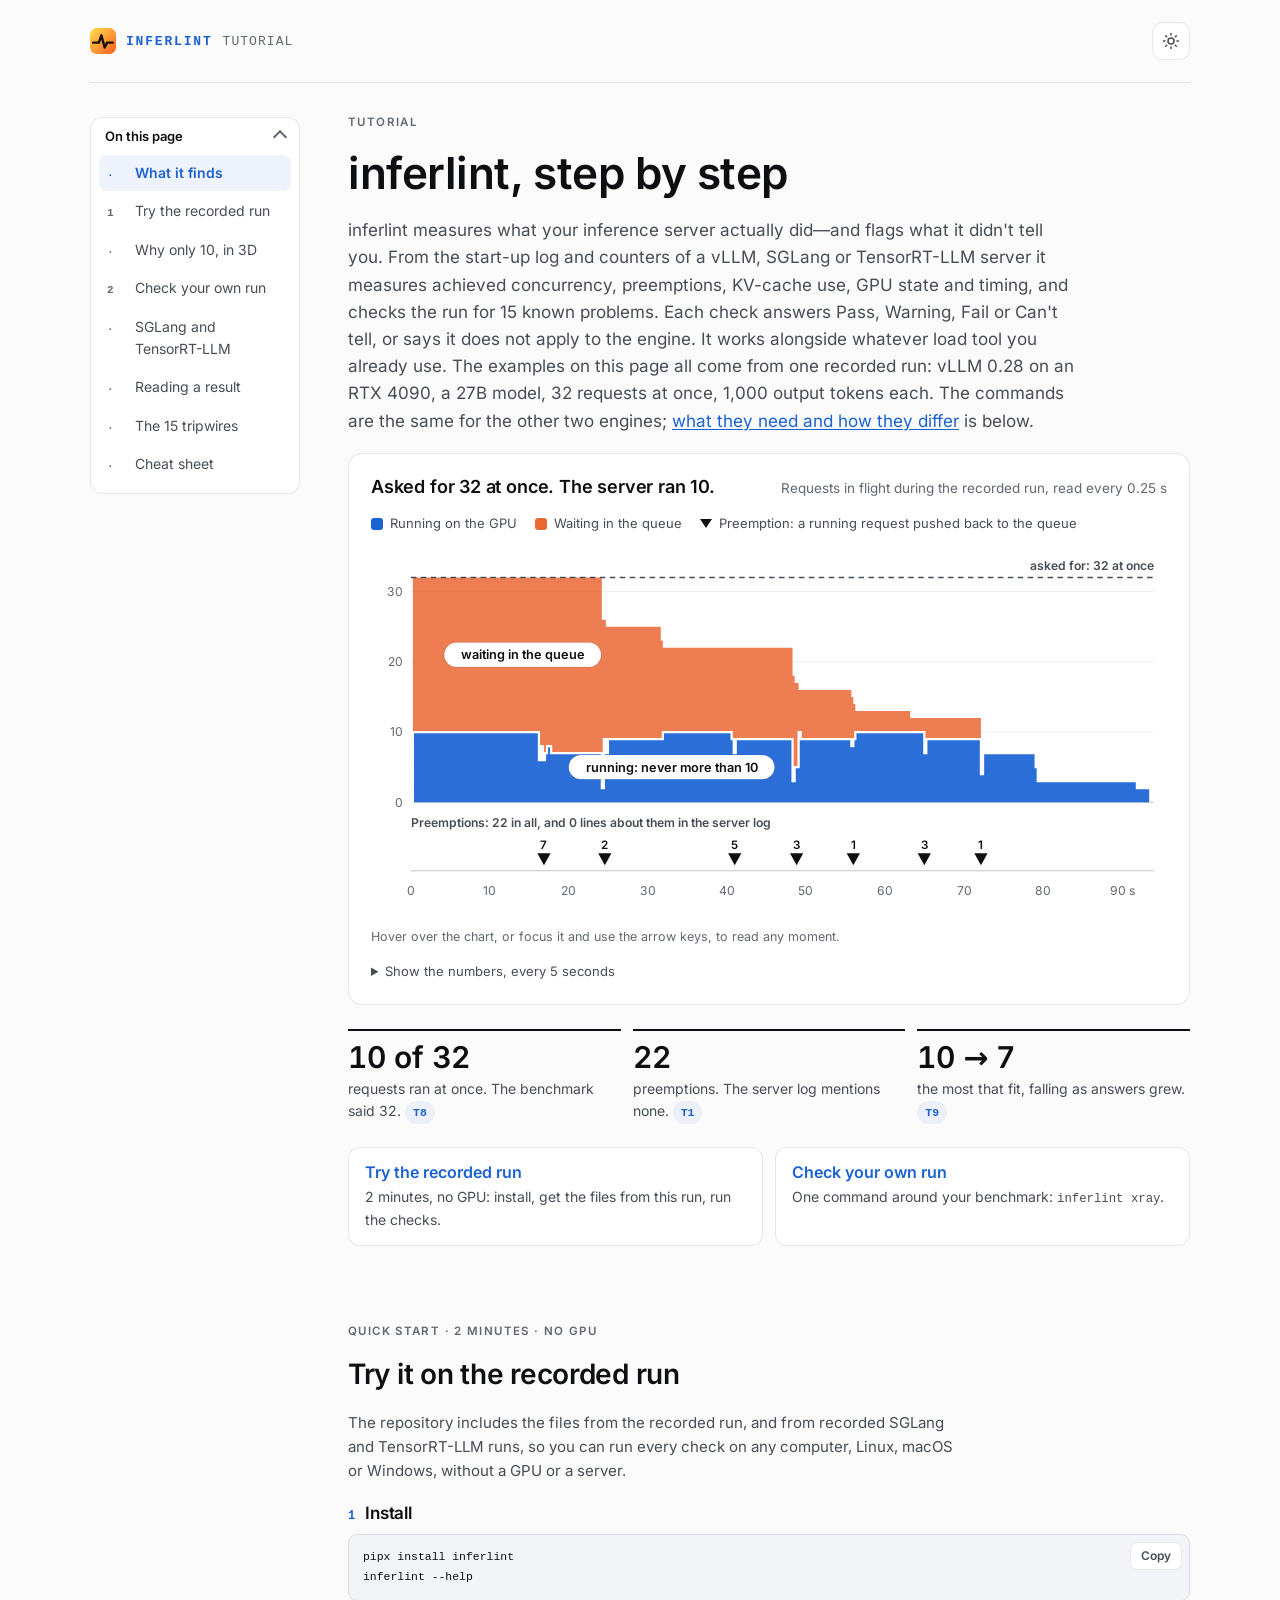
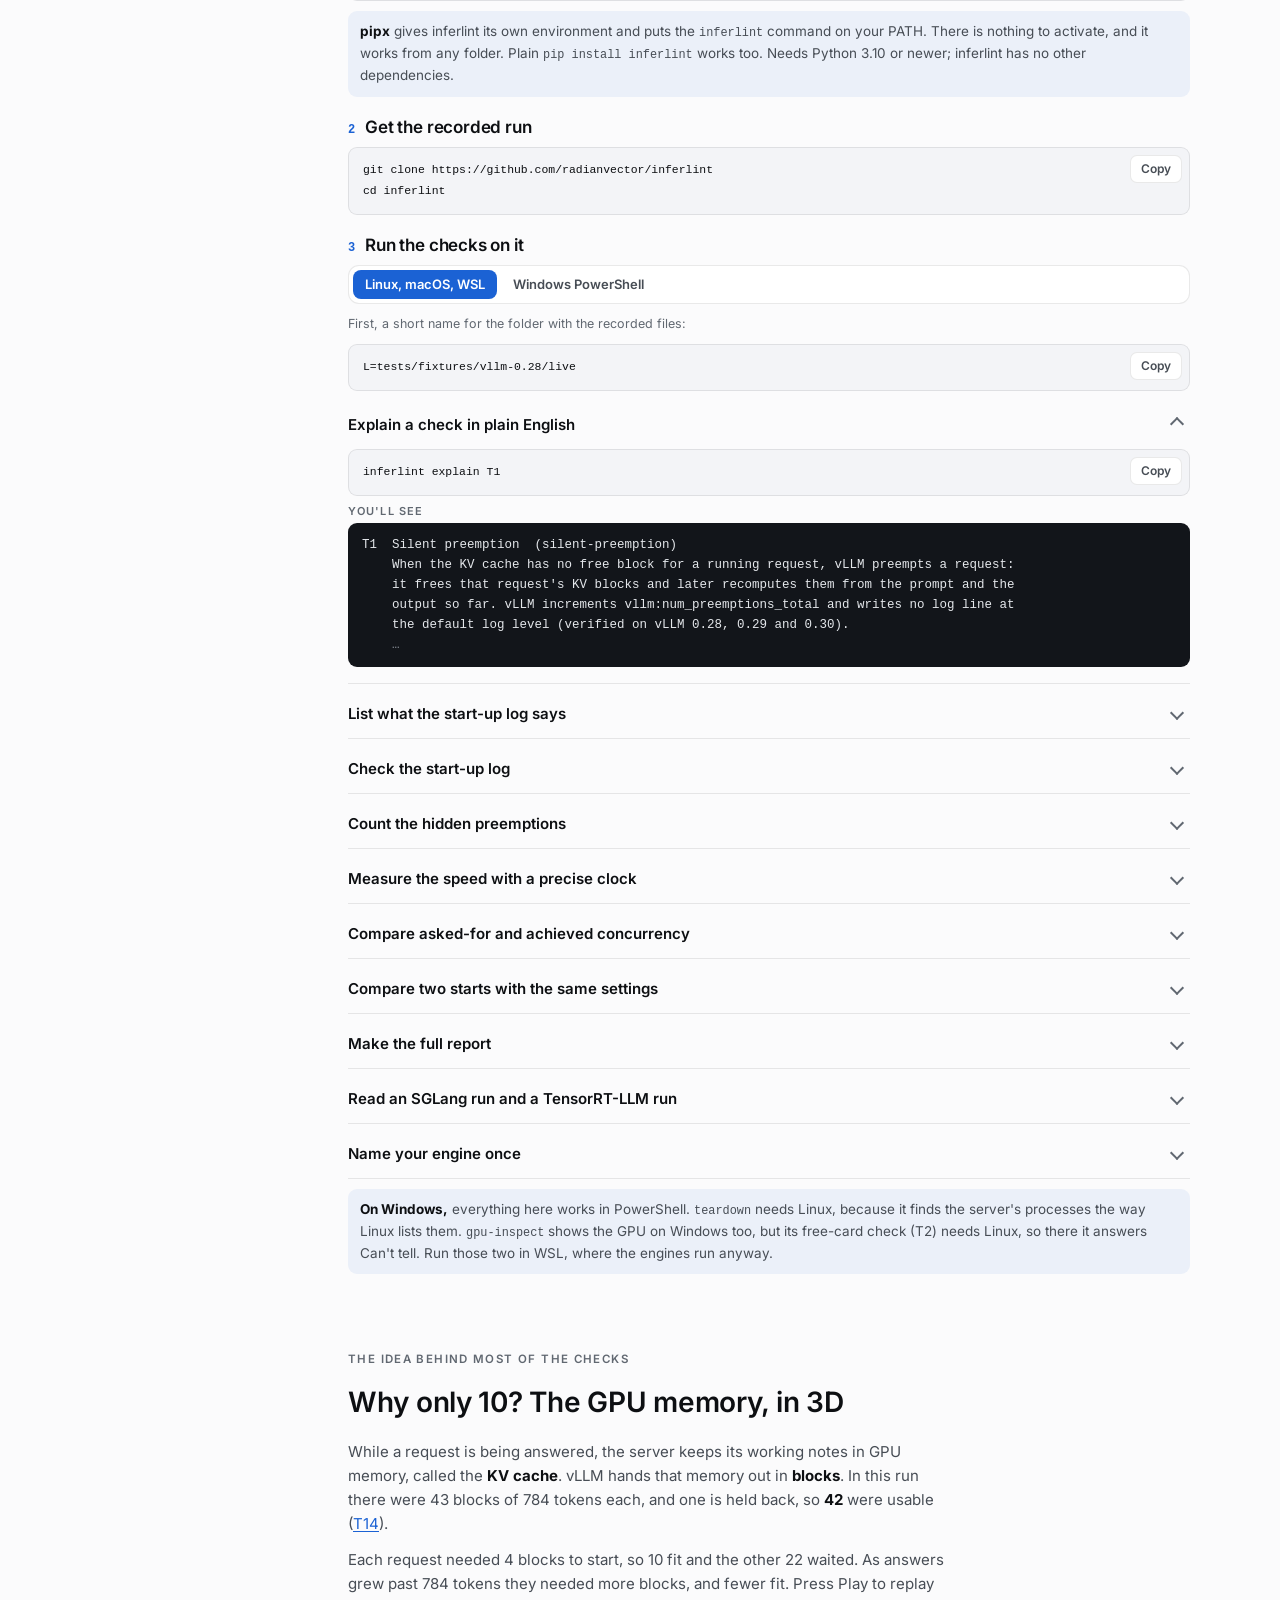
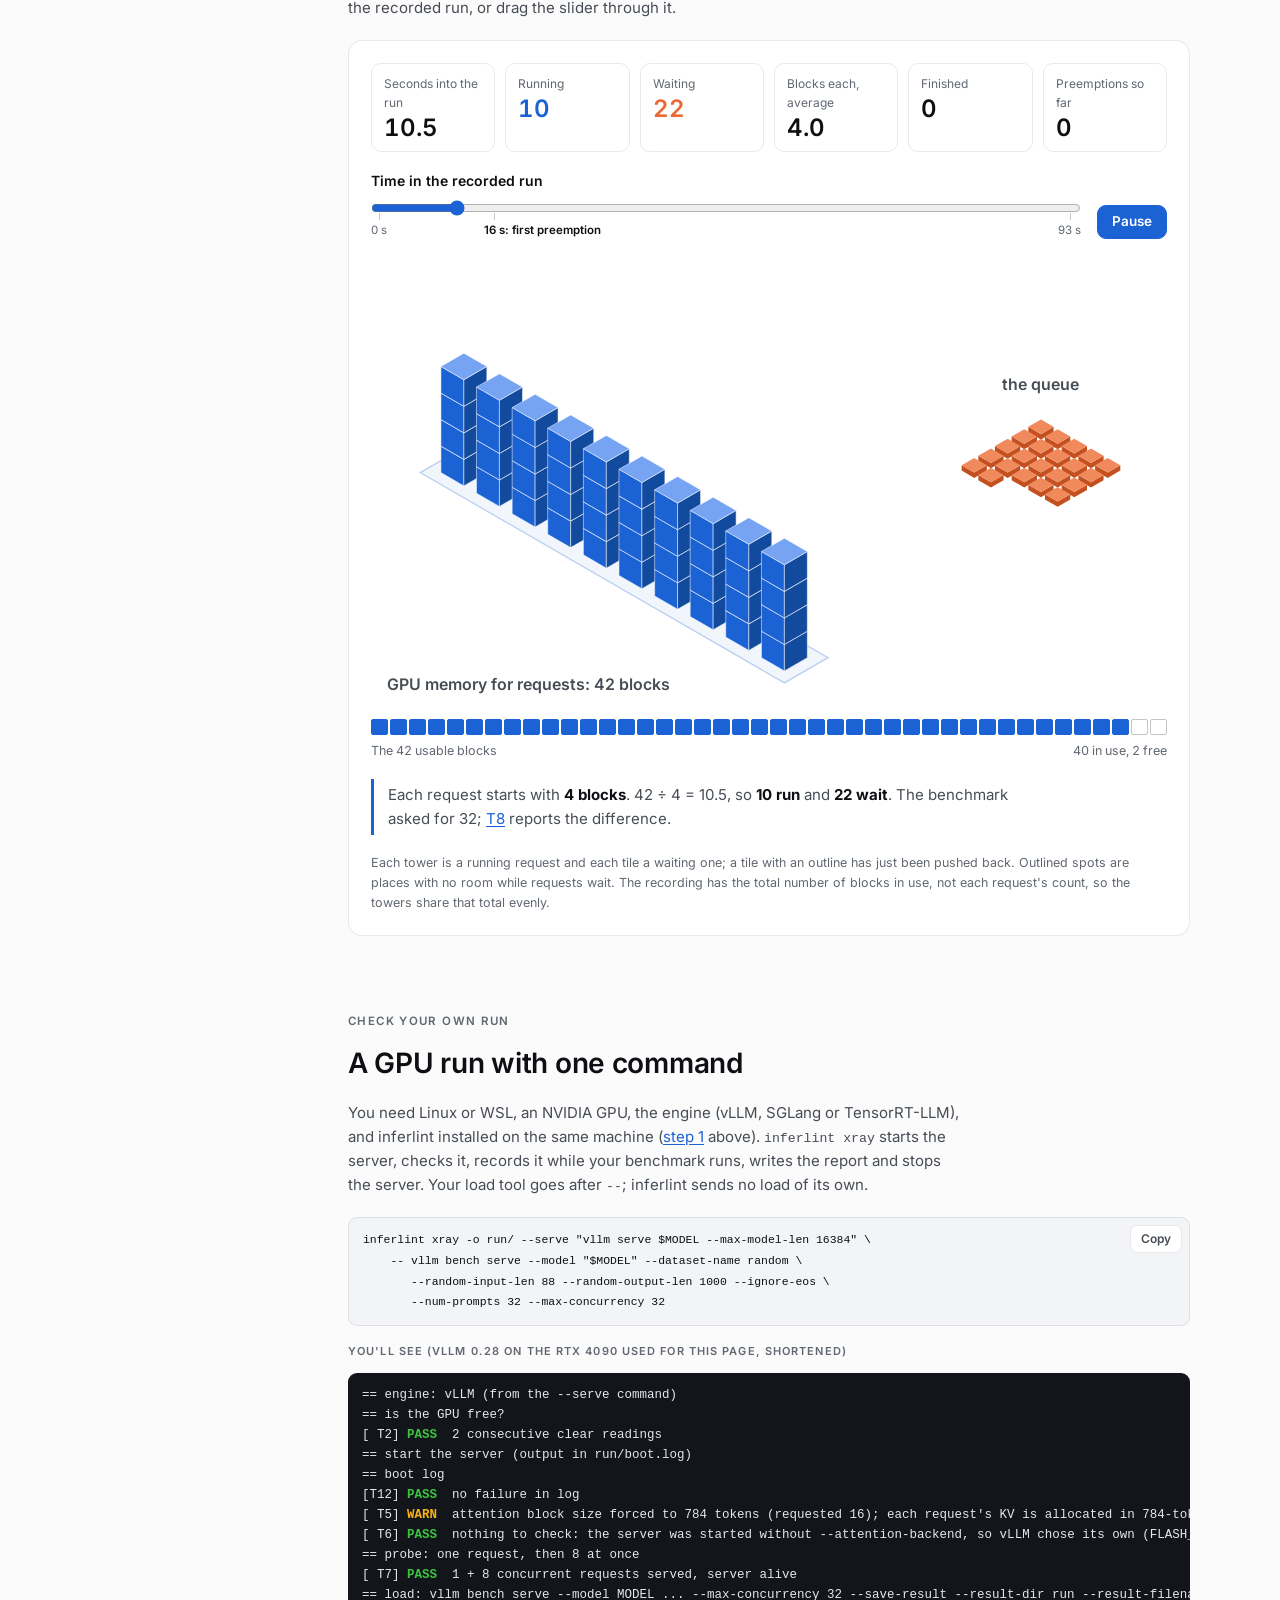
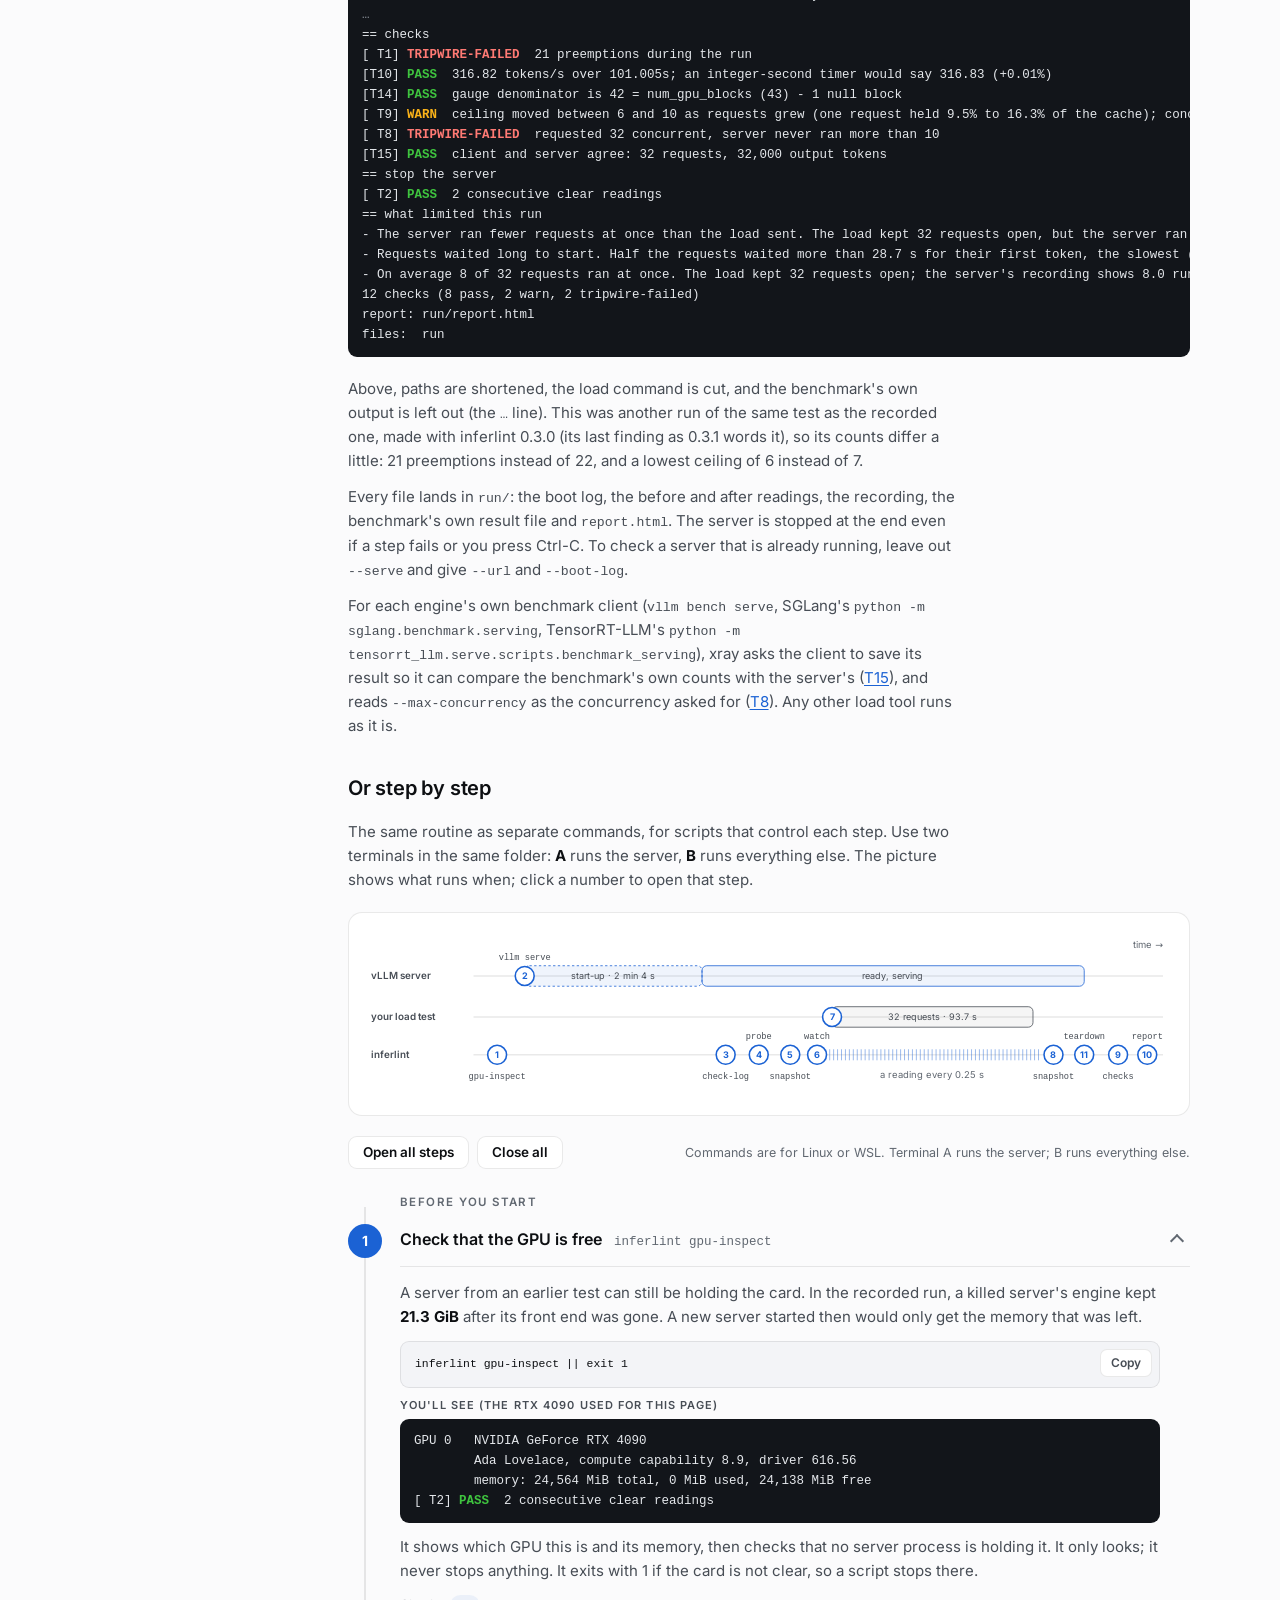
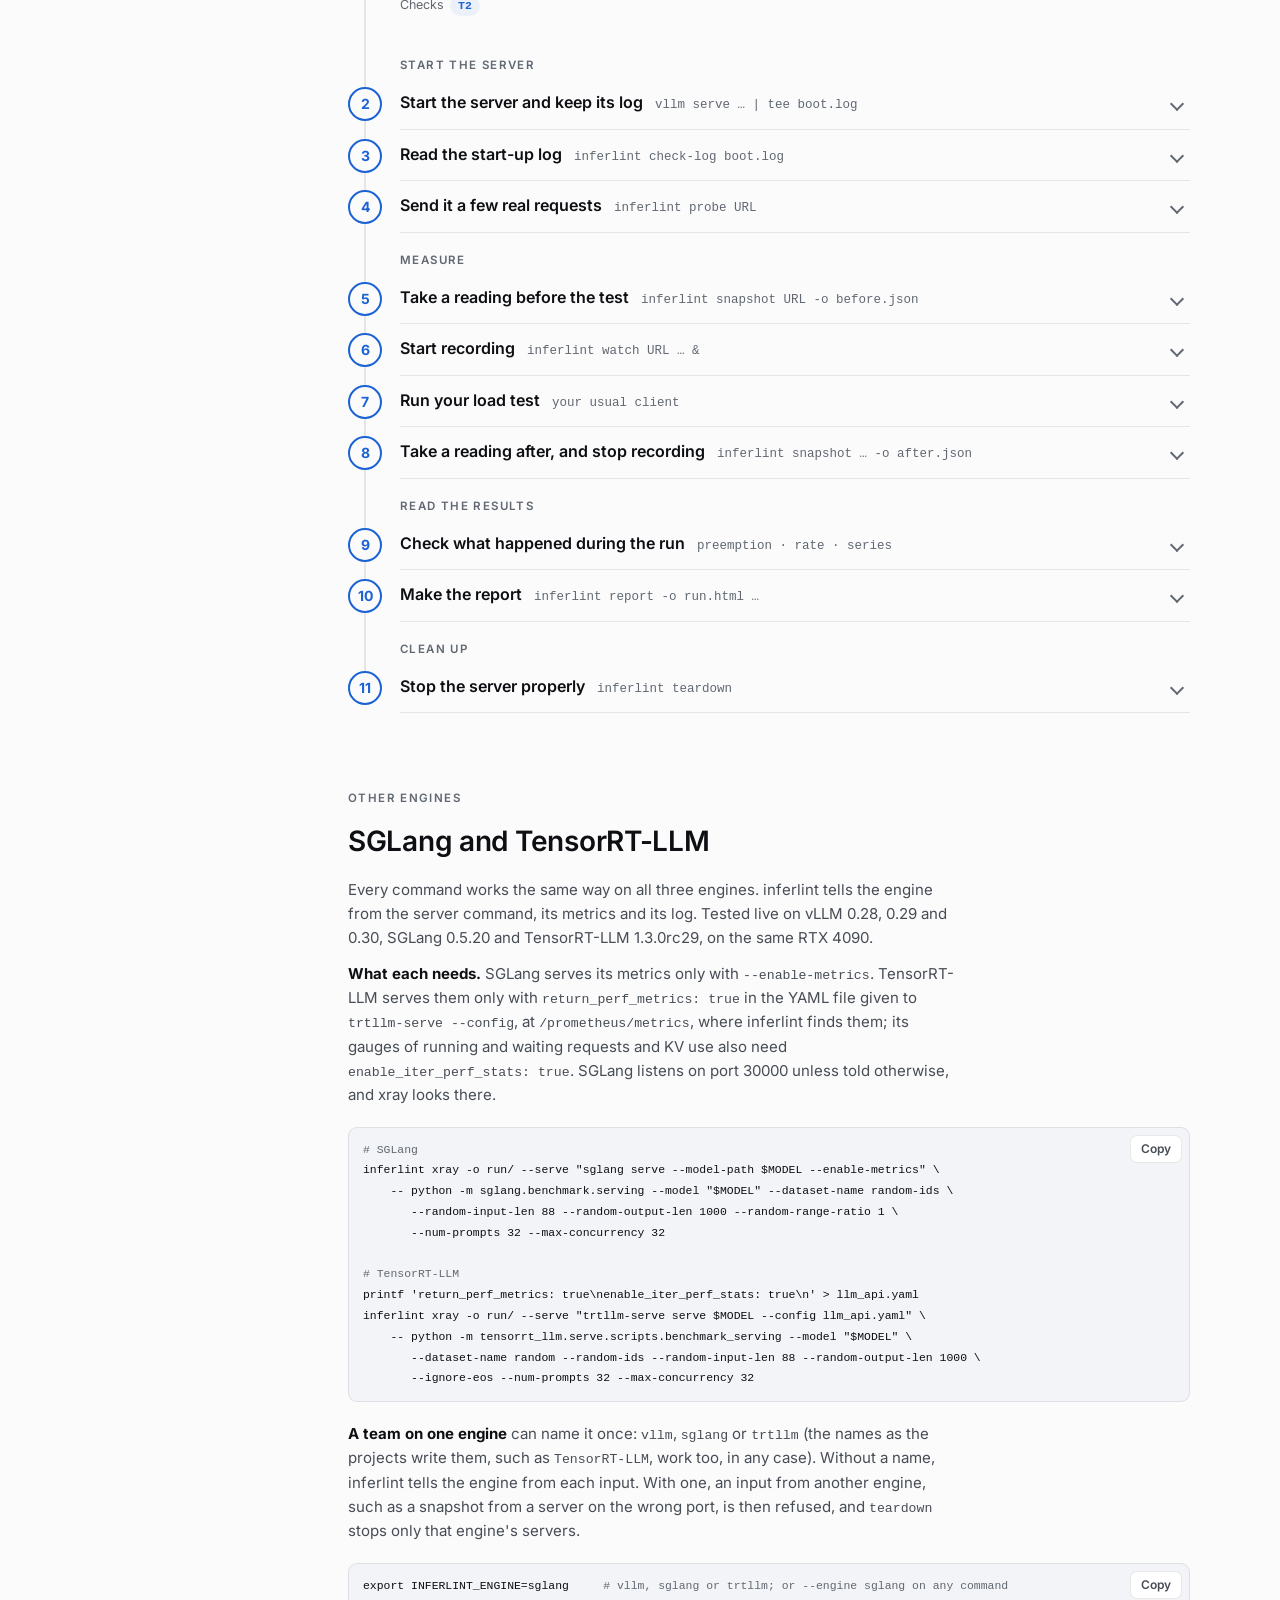
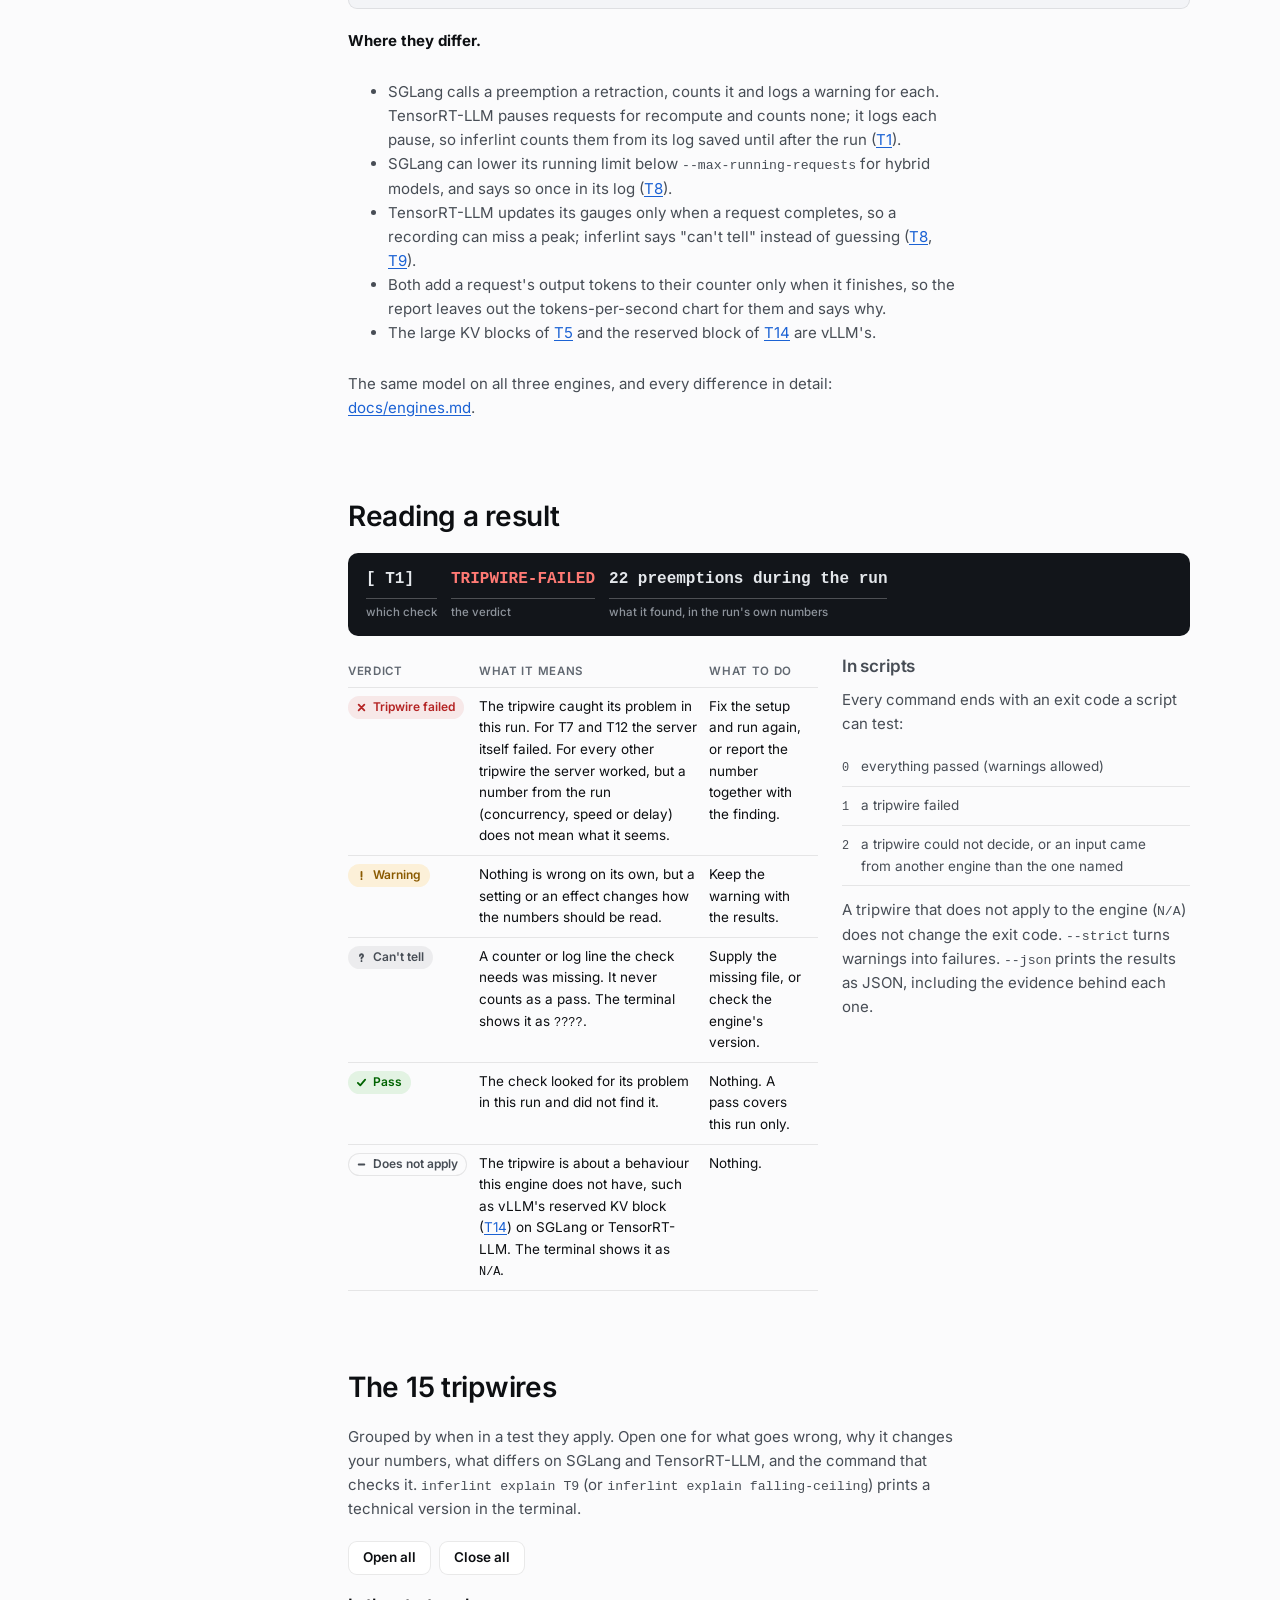
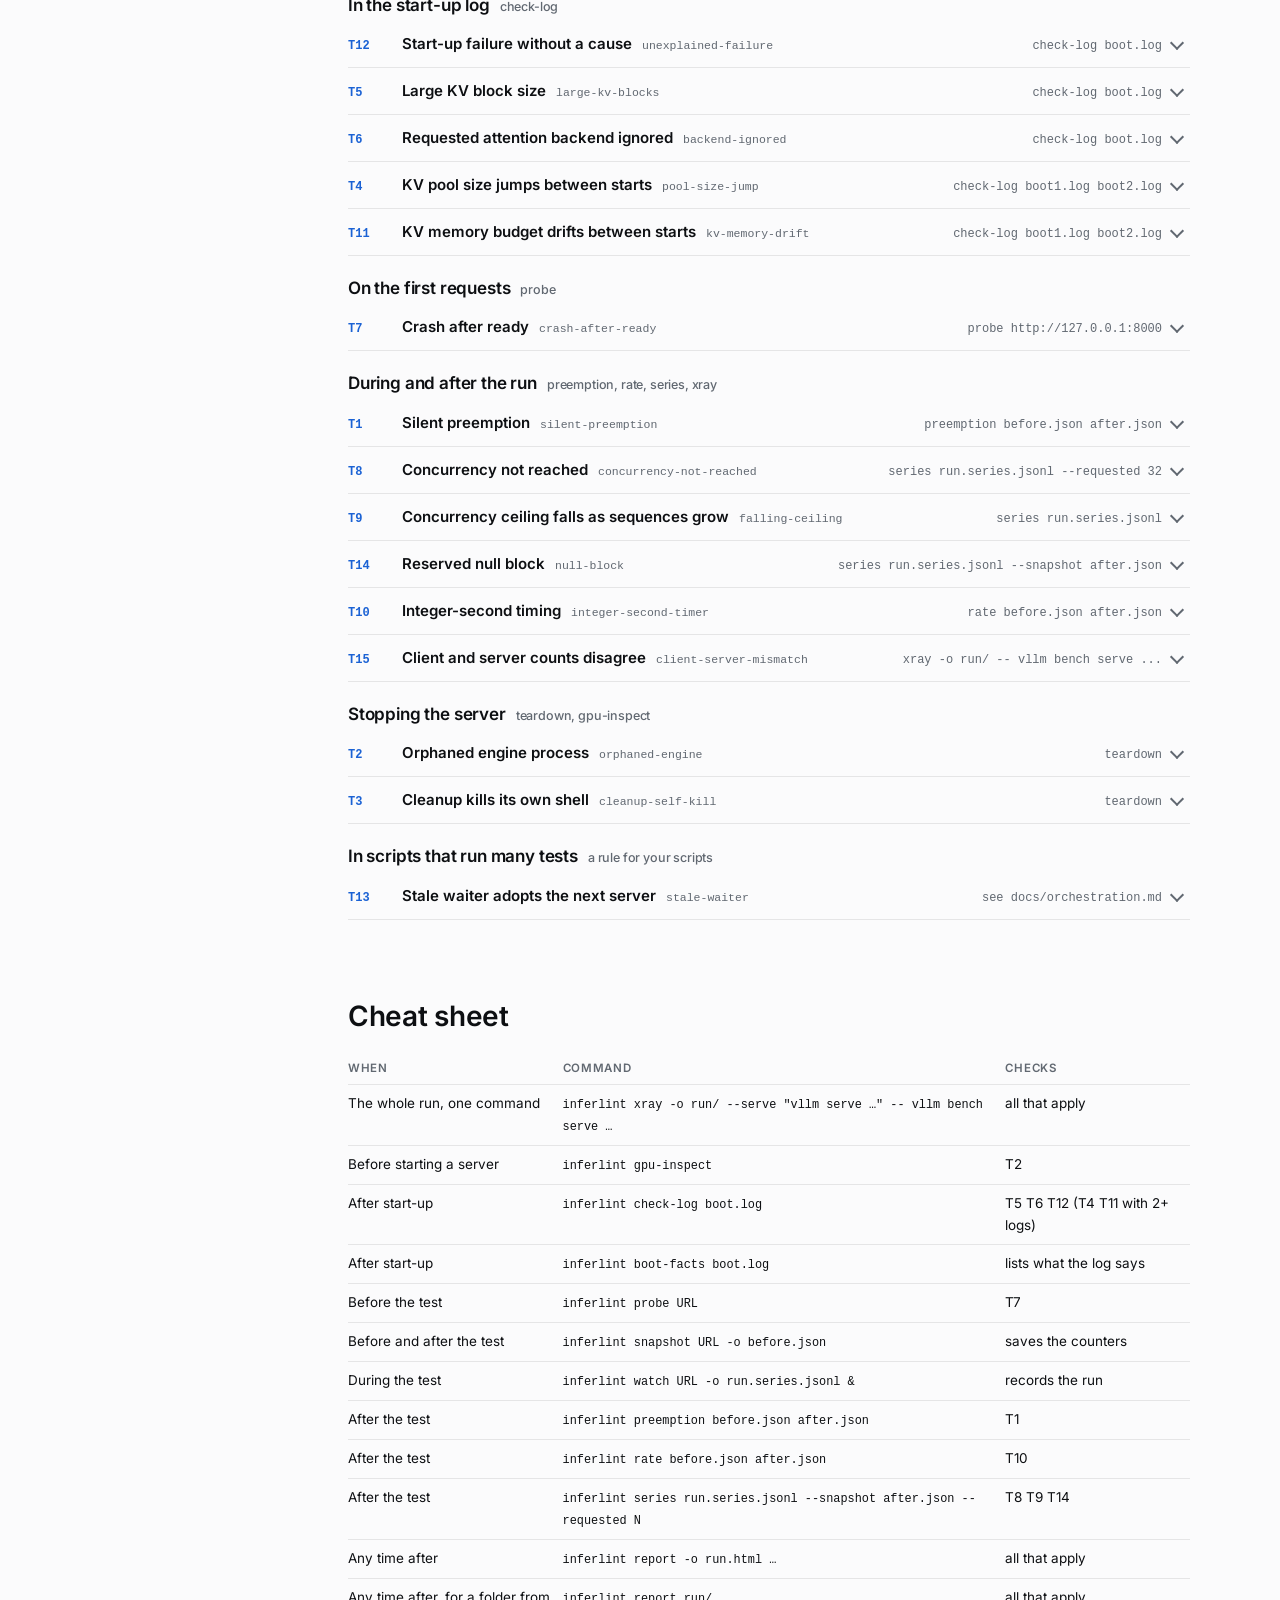
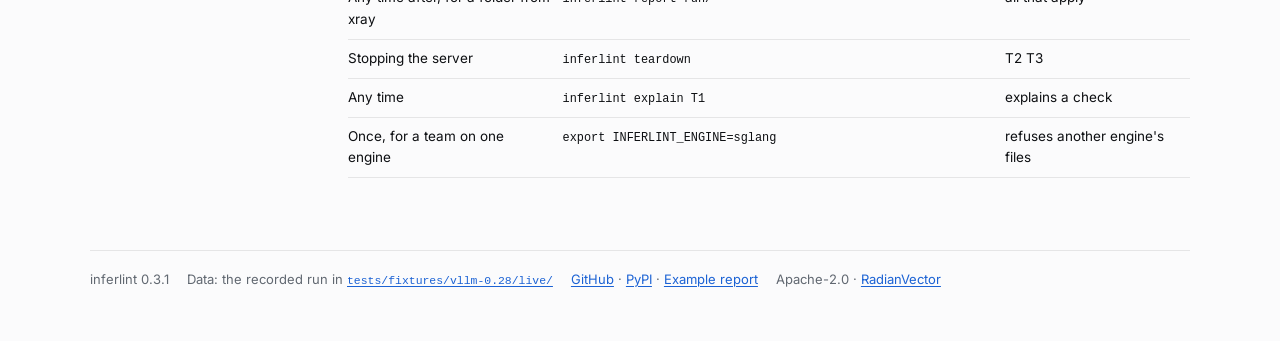
<file: docs/tutorial.html>
<!doctype html>
<html lang="en">
<head>
<meta charset="utf-8">
<meta name="viewport" content="width=device-width,initial-scale=1,viewport-fit=cover">
<title>inferlint Tutorial</title>
<meta name="description" content="How to use inferlint with vLLM, SGLang or TensorRT-LLM: try it on a recorded run without a GPU, then check your own benchmark with one command.">
<meta property="og:type" content="website">
<meta property="og:title" content="inferlint tutorial: asked for 32 at once, the server ran 10">
<meta property="og:description" content="Try inferlint on a recorded run without a GPU, then check your own vLLM, SGLang or TensorRT-LLM benchmark with one command.">
<meta property="og:url" content="https://radianvector.github.io/inferlint/tutorial.html">
<meta property="og:image" content="https://radianvector.github.io/inferlint/img/og.png">
<meta name="twitter:card" content="summary_large_image">
<link rel="icon" href="data:image/svg+xml,%3Csvg xmlns=%22http://www.w3.org/2000/svg%22 viewBox=%220 0 32 32%22%3E%3Cdefs%3E%3ClinearGradient id=%22inferlint-g%22 x1=%220%22 y1=%220%22 x2=%221%22 y2=%221%22%3E%3Cstop offset=%220%22 stop-color=%22%23ffe14d%22/%3E%3Cstop offset=%221%22 stop-color=%22%23ff5c1f%22/%3E%3C/linearGradient%3E%3C/defs%3E%3Crect width=%2232%22 height=%2232%22 rx=%228%22 fill=%22url%28%23inferlint-g%29%22/%3E%3Cpath d=%22M4 18h7l3-9 4 15 3-6h7%22 fill=%22none%22 stroke=%22%2314110f%22 stroke-width=%223%22 stroke-linecap=%22round%22 stroke-linejoin=%22round%22/%3E%3C/svg%3E">
<style>
@font-face{font-family:'Inter';font-style:normal;font-weight:100 900;font-display:swap;src:url(fonts/inter-latin-wght-normal.woff2) format('woff2')}
:root{
  --page:#fbfbfc;--surface:#ffffff;--ink:#0d0f12;--ink-2:#474d55;--muted:#616871;
  --hair:rgba(13,15,18,.09);--grid:rgba(13,15,18,.07);--axis:rgba(13,15,18,.24);
  --accent:#1b62d4;--accent-ink:#ffffff;--wash:rgba(27,98,212,.07);--hover:rgba(13,15,18,.04);
  --run:#1b62d4;--wait:#eb6834;
  --cube-top:#76a3f2;--cube-left:#1b62d4;--cube-right:#124a9e;--cube-edge:rgba(255,255,255,.55);
  --tile-top:#f08a5d;--tile-side:#c4501f;--floor:rgba(27,98,212,.06);--floor-edge:rgba(27,98,212,.28);
  --code-bg:#f3f4f7;--term-bg:#12151a;--term-ink:#e4e7eb;--term-dim:#8d939b;
  --t-pass:#3fc43f;--t-warn:#fab219;--t-fail:#ff7a74;--t-unknown:#b2b7be;
  --good-ink:#006300;--warning-ink:#8a5a00;--critical-ink:#b42323;--unknown-ink:#474d55;
  --good-bg:rgba(12,163,12,.10);--warning-bg:rgba(250,178,25,.16);
  --critical-bg:rgba(208,59,59,.10);--unknown-bg:rgba(13,15,18,.06);
  --sans:'Inter',-apple-system,BlinkMacSystemFont,'Segoe UI',Roboto,system-ui,sans-serif;
  --display:var(--sans);
  --mono:ui-monospace,SFMono-Regular,'SF Mono',Menlo,Consolas,monospace;
}
@media (prefers-color-scheme:dark){:root:not([data-theme="light"]){color-scheme:dark;
  --page:#08090a;--surface:#0f1113;--ink:#f4f5f7;--ink-2:#b2b7be;--muted:#8d939b;
  --hair:rgba(255,255,255,.09);--grid:rgba(255,255,255,.07);--axis:rgba(255,255,255,.24);
  --accent:#5fa0ff;--accent-ink:#08090a;--wash:rgba(95,160,255,.09);--hover:rgba(255,255,255,.05);
  --run:#2e7cf0;--wait:#d95926;
  --cube-top:#7fb2ff;--cube-left:#2e7cf0;--cube-right:#1a4f9f;--cube-edge:rgba(8,9,10,.55);
  --tile-top:#e0703f;--tile-side:#9c3c14;--floor:rgba(95,160,255,.07);--floor-edge:rgba(95,160,255,.30);
  --code-bg:#15181c;
  --good-ink:#3fc43f;--warning-ink:#fab219;--critical-ink:#ff7a74;--unknown-ink:#b2b7be;
  --good-bg:rgba(12,163,12,.16);--warning-bg:rgba(250,178,25,.14);
  --critical-bg:rgba(208,59,59,.20);--unknown-bg:rgba(255,255,255,.07);}}
:root[data-theme="dark"]{color-scheme:dark;
  --page:#08090a;--surface:#0f1113;--ink:#f4f5f7;--ink-2:#b2b7be;--muted:#8d939b;
  --hair:rgba(255,255,255,.09);--grid:rgba(255,255,255,.07);--axis:rgba(255,255,255,.24);
  --accent:#5fa0ff;--accent-ink:#08090a;--wash:rgba(95,160,255,.09);--hover:rgba(255,255,255,.05);
  --run:#2e7cf0;--wait:#d95926;
  --cube-top:#7fb2ff;--cube-left:#2e7cf0;--cube-right:#1a4f9f;--cube-edge:rgba(8,9,10,.55);
  --tile-top:#e0703f;--tile-side:#9c3c14;--floor:rgba(95,160,255,.07);--floor-edge:rgba(95,160,255,.30);
  --code-bg:#15181c;
  --good-ink:#3fc43f;--warning-ink:#fab219;--critical-ink:#ff7a74;--unknown-ink:#b2b7be;
  --good-bg:rgba(12,163,12,.16);--warning-bg:rgba(250,178,25,.14);
  --critical-bg:rgba(208,59,59,.20);--unknown-bg:rgba(255,255,255,.07);}

*{box-sizing:border-box}
body{margin:0;background:var(--page);color:var(--ink);font:15px/1.6 var(--sans);-webkit-font-smoothing:antialiased}
a{color:var(--accent);text-underline-offset:2px}
:focus-visible{outline:2px solid var(--accent);outline-offset:2px;border-radius:4px}
h1,h2,h3,h4{font-family:var(--display);text-wrap:balance;margin:0;letter-spacing:-.01em;line-height:1.2}
h1{font-size:clamp(30px,4.6vw,44px);font-weight:600}
h2{font-size:clamp(22px,2.6vw,28px);font-weight:600}
h3{font-size:17px;font-weight:600}
h4{font-size:15px;font-weight:600}
p{margin:0}
code{font-family:var(--mono);font-size:.88em}
.prose{max-width:68ch;display:flex;flex-direction:column;gap:12px;color:var(--ink-2)}
.prose strong{color:var(--ink)}
.eyebrow{font:600 11.5px/1 var(--sans);letter-spacing:.12em;text-transform:uppercase;color:var(--muted)}
.num-tab{font-variant-numeric:tabular-nums}

.wrap{max-width:1180px;margin:0 auto;padding-inline:clamp(16px,4vw,40px);padding-block:22px 72px}
.topbar{display:flex;align-items:center;justify-content:space-between;gap:12px;padding-bottom:22px;border-bottom:1px solid var(--hair);margin-bottom:34px}
.brand{display:flex;align-items:center;gap:10px;font:700 13px/1 var(--mono);letter-spacing:.14em;text-transform:uppercase;color:var(--accent)}
.brand svg{width:26px;height:26px;flex:none}
.brand span{color:var(--muted);font-weight:500;letter-spacing:.08em}
.iconbtn{display:inline-grid;place-items:center;width:38px;height:38px;border-radius:10px;border:1px solid var(--hair);background:var(--surface);color:var(--ink-2);cursor:pointer}
.iconbtn:hover{background:var(--hover)}
.iconbtn svg{width:18px;height:18px}
.ico-moon{display:none}
@media (prefers-color-scheme:dark){:root:not([data-theme="light"]) .ico-moon{display:block}:root:not([data-theme="light"]) .ico-sun{display:none}}
:root[data-theme="dark"] .ico-moon{display:block}
:root[data-theme="dark"] .ico-sun{display:none}

.layout{display:grid;grid-template-columns:minmax(0,1fr);gap:28px}
main{min-width:0;display:flex;flex-direction:column;gap:80px}
h3.sub{font-size:20px;margin-top:18px}
section{display:flex;flex-direction:column;gap:20px;scroll-margin-top:20px}

.toc{border:1px solid var(--hair);border-radius:12px;background:var(--surface)}
.toc summary{list-style:none;cursor:pointer;padding:12px 14px;font:600 13px/1 var(--sans);display:flex;justify-content:space-between;align-items:center}
.toc summary::-webkit-details-marker{display:none}
.toc summary::after{content:"";width:8px;height:8px;border-right:2px solid var(--muted);border-bottom:2px solid var(--muted);transform:rotate(45deg);transition:transform .2s}
.toc[open] summary::after{transform:rotate(-135deg)}
.toc ol{list-style:none;margin:0;padding:0 8px 10px;display:flex;flex-direction:column;gap:2px}
.toc a{display:flex;gap:10px;align-items:baseline;padding:7px 8px;border-radius:8px;color:var(--ink-2);text-decoration:none;font-size:14px}
.toc a:hover{background:var(--hover);color:var(--ink)}
.toc a[aria-current="true"]{background:var(--wash);color:var(--accent);font-weight:600}
.toc a b{font:600 11px/1 var(--mono);color:var(--muted);width:18px;flex:none}
.toc a[aria-current="true"] b{color:var(--accent)}
@media (min-width:980px){
  .layout{grid-template-columns:210px minmax(0,1fr);gap:48px}
  .toc{position:sticky;top:calc(env(safe-area-inset-top,0px) + 18px);align-self:start}
}

/* hero */
.hero{gap:18px}
.lede{font-size:17px;line-height:1.6;color:var(--ink-2);max-width:66ch}
.findings{list-style:none;margin:6px 0 0;padding:0;display:grid;grid-template-columns:repeat(auto-fit,minmax(200px,1fr));gap:12px}
.findings li{border-top:2px solid var(--ink);padding-top:10px;display:flex;flex-direction:column;gap:4px}
.findings .big{font:600 30px/1.1 var(--display);font-variant-numeric:tabular-nums}
.findings .what{color:var(--ink-2);font-size:14px}
.paths{display:grid;grid-template-columns:repeat(auto-fit,minmax(240px,1fr));gap:12px;margin-top:6px}
.path{display:flex;flex-direction:column;gap:4px;padding:14px 16px;border:1px solid var(--hair);border-radius:12px;background:var(--surface);color:inherit;text-decoration:none}
.path:hover{border-color:var(--accent);background:var(--wash)}
.path b{font:600 16px/1.3 var(--display);color:var(--accent)}
.path span{font-size:14px;color:var(--ink-2)}

/* cards */
.card{border:1px solid var(--hair);border-radius:14px;background:var(--surface);padding:clamp(14px,2.4vw,22px);display:flex;flex-direction:column;gap:14px}
.card-head{display:flex;flex-wrap:wrap;justify-content:space-between;align-items:baseline;gap:8px 20px}
.card-head h3{font-size:18px}
.card-head p{color:var(--muted);font-size:13.5px}
.legend{display:flex;flex-wrap:wrap;gap:6px 18px;font-size:13px;color:var(--ink-2)}
.legend span{display:inline-flex;align-items:center;gap:7px}
.sw{width:12px;height:12px;border-radius:3px;display:inline-block}
.sw.run{background:var(--run)}.sw.wait{background:var(--wait)}
.sw.pre{width:0;height:0;border-radius:0;border-left:6px solid transparent;border-right:6px solid transparent;border-top:9px solid var(--ink)}
.plotwrap{position:relative;overflow-x:auto}
.plotwrap svg{display:block;width:100%;min-width:560px;height:auto}
.plot text{font-family:var(--sans);font-size:11px;fill:var(--muted)}
.plot .grid{stroke:var(--grid);stroke-width:1}
.plot .base{stroke:var(--axis);stroke-width:1}
.plot .ref{stroke:var(--ink-2);stroke-width:1.2;stroke-dasharray:5 4}
.plot .reflab{fill:var(--ink-2);font-weight:600}
.plot .pilltxt{fill:var(--ink);font-weight:600;font-size:11.5px}
.plot .pill{fill:var(--surface);stroke:var(--hair)}
.plot .tri{fill:var(--ink)}
.plot .trilab{fill:var(--ink);font-weight:600;font-size:10.5px}
.plot .cross{stroke:var(--ink);stroke-width:1;opacity:.55}
.plot .dot{stroke:var(--surface);stroke-width:2}
.plotwrap:focus-visible{outline-offset:4px}
.tip{position:absolute;pointer-events:none;background:var(--ink);color:var(--page);font-size:12.5px;line-height:1.45;padding:8px 10px;border-radius:8px;white-space:nowrap;box-shadow:0 6px 18px rgba(0,0,0,.18);font-variant-numeric:tabular-nums}
.tip b{font-weight:600}
.hint{font-size:12.5px;color:var(--muted)}
details.numbers summary{cursor:pointer;font-size:13px;color:var(--ink-2)}
.tablewrap{overflow-x:auto}
table{border-collapse:collapse;width:100%;font-size:13.5px}
th,td{text-align:left;padding:8px 12px 8px 0;border-bottom:1px solid var(--hair);vertical-align:top}
th{font:600 11.5px/1.3 var(--sans);letter-spacing:.06em;text-transform:uppercase;color:var(--muted)}
td.n,th.n{text-align:right;font-variant-numeric:tabular-nums}
details.numbers table{margin-top:10px;max-width:560px}

/* pool */
.pool-grid{display:grid;grid-template-columns:minmax(0,1fr);gap:18px}
.stats{display:grid;grid-template-columns:repeat(auto-fit,minmax(118px,1fr));gap:10px}
.stat{border:1px solid var(--hair);border-radius:10px;padding:10px 12px;display:flex;flex-direction:column;gap:2px}
.stat .k{font-size:12px;color:var(--muted)}
.stat .v{font:600 24px/1.15 var(--display);font-variant-numeric:tabular-nums}
.stat.run .v{color:var(--run)}.stat.wait .v{color:var(--wait)}
.stat.pre .v{color:var(--critical-ink)}
.controls{display:flex;flex-direction:column;gap:6px}
.controls-row{display:flex;flex-wrap:wrap;align-items:center;gap:10px 16px}
.controls label{font-weight:600;font-size:14px}
.slider{position:relative;flex:1 1 280px;min-width:0;padding-bottom:22px}
.slider input{width:100%;accent-color:var(--accent);margin:0}
.slider .mark{position:absolute;top:22px;transform:translateX(-50%);font-size:11.5px;color:var(--muted);white-space:nowrap}
.slider .mark::before{content:"";position:absolute;left:50%;top:-8px;width:1px;height:7px;background:var(--axis)}
.slider .mark.boundary{color:var(--ink);font-weight:600}
.slider #mark-pre{transform:translateX(-10px)}
.slider #mark-pre::before{left:10px}
.btn{font:600 13.5px/1 var(--sans);padding:9px 14px;border-radius:9px;border:1px solid var(--hair);background:var(--surface);color:var(--ink);cursor:pointer}
.btn:hover{background:var(--hover)}
.btn.primary{background:var(--accent);border-color:var(--accent);color:var(--accent-ink)}
.stage{overflow-x:auto}
.stage svg{display:block;width:100%;min-width:520px;height:auto}
.stage text{font-family:var(--sans);font-size:12px;fill:var(--muted)}
.stage .lab{fill:var(--ink-2);font-weight:600}
.cube .t{fill:var(--cube-top)}.cube .l{fill:var(--cube-left)}.cube .r{fill:var(--cube-right)}
.cube polygon{stroke:var(--cube-edge);stroke-width:.7;stroke-linejoin:round}
.cube,.tile,.ghost{transition:opacity .35s ease,transform .35s ease}
.cube.off{opacity:0;transform:translateY(-16px)}
.tile .t{fill:var(--tile-top)}.tile .s{fill:var(--tile-side)}
.tile.off{opacity:0;transform:translateY(-10px)}
.tile.new .t{stroke:var(--ink);stroke-width:1.4}
.ghost{fill:none;stroke:var(--wait);stroke-width:1.6;stroke-dasharray:4 3}
.ghost.off{opacity:0}
.floor{fill:var(--floor);stroke:var(--floor-edge);stroke-width:1}
.gauge{display:flex;flex-direction:column;gap:6px}
.cells{display:grid;grid-template-columns:repeat(42,minmax(0,1fr));gap:2px}
.cells i{height:16px;border-radius:2px;border:1px solid var(--axis);background:transparent;transition:background .3s,border-color .3s}
.cells i.used{background:var(--run);border-color:var(--run)}
.gauge .cap{display:flex;justify-content:space-between;gap:10px;font-size:12.5px;color:var(--muted);font-variant-numeric:tabular-nums}
.readout{border-left:3px solid var(--accent);padding:4px 0 4px 14px;color:var(--ink-2);max-width:72ch}
.readout.alarm{border-left-color:var(--critical-ink)}
.readout strong{color:var(--ink)}
@media (prefers-reduced-motion:reduce){.cube,.tile,.ghost,.cells i{transition:none}}
.init *,.init i{transition:none!important}
[hidden]{display:none!important}

/* timeline */
.timeline{overflow-x:auto}
.timeline svg{display:block;width:100%;min-width:760px;height:auto}
.timeline text{font-family:var(--sans);font-size:12px;fill:var(--muted)}
.timeline .lane{fill:var(--ink-2);font-weight:600;font-size:12.5px}
.timeline .rail{stroke:var(--hair);stroke-width:2}
.timeline .bar-boot{fill:var(--wash);stroke:var(--accent);stroke-width:1;stroke-dasharray:3 3}
.timeline .bar-serve{fill:var(--wash);stroke:var(--accent);stroke-width:1}
.timeline .bar-load{fill:var(--hover);stroke:var(--ink-2);stroke-width:1}
.timeline .bartxt{fill:var(--ink-2);font-size:11.5px}
.timeline .tick{stroke:var(--accent);stroke-width:1;opacity:.55}
.timeline .mk{cursor:pointer}
.timeline .mk circle{fill:var(--surface);stroke:var(--accent);stroke-width:2}
.timeline .mk text{fill:var(--accent);font:700 11.5px var(--display);text-anchor:middle}
.timeline .mk .mlab{fill:var(--ink-2);font:500 11px var(--mono)}
.timeline .mk:hover circle,.timeline .mk:focus-visible circle{fill:var(--accent)}
.timeline .mk:hover text.n,.timeline .mk:focus-visible text.n{fill:var(--accent-ink)}
.timeline .mk:focus{outline:none}

/* steps */
.toolbar{display:flex;flex-wrap:wrap;gap:8px;align-items:center}
.toolbar .hint{margin-left:auto}
.zone{padding-left:52px;margin:14px 0 2px}
.zone:first-child{margin-top:0}
ol.steps{list-style:none;margin:0;padding:0;position:relative;display:flex;flex-direction:column}
ol.steps::before{content:"";position:absolute;left:16px;top:18px;bottom:18px;width:2px;background:var(--hair)}
.step{position:relative;padding-left:52px;scroll-margin-top:20px}
.step .n{position:absolute;left:0;top:9px;width:34px;height:34px;border-radius:50%;background:var(--page);border:2px solid var(--accent);color:var(--accent);display:grid;place-items:center;font:700 14px/1 var(--display);z-index:1}
.step details[open] .n{background:var(--accent);color:var(--accent-ink)}
.step summary{list-style:none;cursor:pointer;display:flex;flex-wrap:wrap;align-items:baseline;gap:4px 12px;padding:14px 34px 14px 0;border-bottom:1px solid var(--hair)}
.step summary::-webkit-details-marker{display:none}
.step summary::after{content:"";position:absolute;right:8px;top:21px;width:8px;height:8px;border-right:2px solid var(--muted);border-bottom:2px solid var(--muted);transform:rotate(45deg);transition:transform .2s}
.step details[open] summary::after{transform:rotate(-135deg)}
.step summary:hover .st{color:var(--accent)}
.step .st{font:600 16px/1.35 var(--display)}
.step .peek{font:500 12.5px/1.4 var(--mono);color:var(--muted)}
.step .body{padding:14px 0 22px;display:flex;flex-direction:column;gap:12px;max-width:760px}
.step .body p{color:var(--ink-2)}
.step .body p strong{color:var(--ink)}
.chips{display:flex;flex-wrap:wrap;gap:6px;align-items:center;font-size:12.5px;color:var(--muted)}
.chip{font:600 11.5px/1 var(--mono);padding:5px 8px;border-radius:999px;background:var(--wash);color:var(--accent);text-decoration:none}
.chip:hover{background:var(--accent);color:var(--accent-ink)}
.code{position:relative;background:var(--code-bg);border:1px solid var(--hair);border-radius:9px}
.code pre{margin:0;padding:12px 74px 12px 14px;overflow-x:auto;font:13px/1.6 var(--mono);color:var(--ink)}
.code .c{color:var(--muted)}
.copy{position:absolute;top:7px;right:7px;font:600 12px/1 var(--sans);padding:7px 10px;border-radius:7px;border:1px solid var(--hair);background:var(--surface);color:var(--ink-2);cursor:pointer}
.copy:hover{color:var(--ink);background:var(--hover)}
.see{font:600 11px/1 var(--sans);letter-spacing:.1em;text-transform:uppercase;color:var(--muted);margin-bottom:-4px}
pre.out{margin:0;background:var(--term-bg);color:var(--term-ink);border-radius:9px;padding:12px 14px;overflow-x:auto;font:12.5px/1.6 var(--mono)}
pre.out .s-pass{color:var(--t-pass);font-weight:700}
pre.out .s-warn{color:var(--t-warn);font-weight:700}
pre.out .s-fail{color:var(--t-fail);font-weight:700}
pre.out .dim{color:var(--term-dim)}
.note{font-size:13.5px;color:var(--ink-2);background:var(--wash);border-radius:9px;padding:10px 12px}
.note strong{color:var(--ink)}

/* part B */
.tabs{display:inline-flex;gap:4px;padding:4px;border:1px solid var(--hair);border-radius:11px;background:var(--surface);flex-wrap:wrap}
.tabs button{font:600 13px/1 var(--sans);padding:8px 12px;border-radius:8px;border:0;background:transparent;color:var(--ink-2);cursor:pointer}
.tabs button[aria-selected="true"]{background:var(--accent);color:var(--accent-ink)}
.bstep{display:flex;flex-direction:column;gap:10px}
.bstep h3{display:flex;gap:10px;align-items:baseline}
.bstep h3 b{font:700 12px/1 var(--mono);color:var(--accent)}
.cmds{display:flex;flex-direction:column;gap:6px}
.cmds details{border-bottom:1px solid var(--hair)}
.cmds summary{list-style:none;cursor:pointer;display:flex;flex-wrap:wrap;gap:4px 12px;align-items:baseline;padding:12px 30px 12px 0;position:relative}
.cmds summary::-webkit-details-marker{display:none}
.cmds summary::after{content:"";position:absolute;right:8px;top:18px;width:8px;height:8px;border-right:2px solid var(--muted);border-bottom:2px solid var(--muted);transform:rotate(45deg);transition:transform .2s}
.cmds details[open] summary::after{transform:rotate(-135deg)}
.cmds summary .st{font-weight:600}
.cmds .body{display:flex;flex-direction:column;gap:10px;padding:0 0 16px}

/* results */
.anatomy{display:flex;flex-direction:column;gap:8px}
.anatomy .line{font:600 clamp(13px,2.2vw,16px)/1.3 var(--mono);display:flex;flex-wrap:wrap;gap:0 14px;background:var(--term-bg);color:var(--term-ink);padding:16px 18px;border-radius:10px}
.anatomy .part{display:flex;flex-direction:column;gap:8px}
.anatomy .part small{font:500 11.5px/1.3 var(--sans);color:var(--term-dim);border-top:1px solid rgba(255,255,255,.25);padding-top:6px}
.anatomy .fail{color:var(--t-fail)}
.pill{display:inline-flex;align-items:center;gap:5px;font:600 12px/1 var(--sans);padding:5px 9px 5px 7px;border-radius:999px;white-space:nowrap}
.pill svg{width:13px;height:13px;fill:none;stroke:currentColor;stroke-width:2.2;stroke-linecap:round;stroke-linejoin:round}
.pill.pass{background:var(--good-bg);color:var(--good-ink)}
.pill.warn{background:var(--warning-bg);color:var(--warning-ink)}
.pill.fail{background:var(--critical-bg);color:var(--critical-ink)}
.pill.unknown{background:var(--unknown-bg);color:var(--unknown-ink)}
.pill.not_applicable{background:none;color:var(--unknown-ink);box-shadow:inset 0 0 0 1px var(--hair)}
.twocol{display:grid;grid-template-columns:minmax(0,1fr);gap:24px}
@media (min-width:880px){.twocol{grid-template-columns:minmax(0,1.35fr) minmax(0,1fr)}}

/* tripwires */
.twgroups{display:flex;flex-direction:column;gap:22px}
.twgroup{display:flex;flex-direction:column}
.twgroup h3{margin-bottom:6px;display:flex;gap:10px;align-items:baseline}
.twgroup h3 span{font:500 12.5px/1 var(--sans);color:var(--muted)}
details.tw{border-bottom:1px solid var(--hair);scroll-margin-top:20px}
details.tw summary{list-style:none;cursor:pointer;display:grid;grid-template-columns:44px minmax(0,1fr) auto;gap:10px;align-items:baseline;padding:11px 28px 11px 0;position:relative}
details.tw summary::-webkit-details-marker{display:none}
details.tw summary::after{content:"";position:absolute;right:8px;top:17px;width:8px;height:8px;border-right:2px solid var(--muted);border-bottom:2px solid var(--muted);transform:rotate(45deg);transition:transform .2s}
details.tw[open] summary::after{transform:rotate(-135deg)}
details.tw .id{font:700 12px/1 var(--mono);color:var(--accent)}
details.tw .nm{font-weight:600}
details.tw .slug{font:500 11.5px/1 var(--mono);color:var(--muted);margin-left:6px}
details.tw .cmd{font:500 12px/1.3 var(--mono);color:var(--muted);text-align:right}
details.tw .body{padding:0 0 16px 54px;display:flex;flex-direction:column;gap:10px;max-width:780px}
details.tw .body p{color:var(--ink-2)}
details.tw .body p strong{color:var(--ink)}
@media (max-width:560px){details.tw summary{grid-template-columns:40px minmax(0,1fr)} details.tw .cmd{display:none} details.tw .body{padding-left:0}}
.flash{animation:flash 1.4s ease}
@keyframes flash{0%,40%{background:var(--wash)}100%{background:transparent}}
@media (prefers-reduced-motion:reduce){.flash{animation:none}}

footer{margin-top:72px;padding-top:18px;border-top:1px solid var(--hair);font-size:13px;color:var(--muted);display:flex;flex-wrap:wrap;gap:6px 18px}
</style>
</head>
<body>

<div class="wrap">
  <header class="topbar">
    <div class="brand">
      <svg viewBox="0 0 32 32" aria-hidden="true"><defs><linearGradient id="lg" x1="0" y1="0" x2="1" y2="1"><stop offset="0" stop-color="#ffe14d"/><stop offset="1" stop-color="#ff5c1f"/></linearGradient></defs><rect width="32" height="32" rx="8" fill="url(#lg)"/><path d="M4 18h7l3-9 4 15 3-6h7" fill="none" stroke="#14110f" stroke-width="3" stroke-linecap="round" stroke-linejoin="round"/></svg>
      inferlint <span>tutorial</span>
    </div>
    <button class="iconbtn" id="theme" type="button" aria-label="Switch between light and dark">
      <svg class="ico-sun" viewBox="0 0 24 24" fill="none" stroke="currentColor" stroke-width="2" stroke-linecap="round"><circle cx="12" cy="12" r="4"/><path d="M12 2v2M12 20v2M4.9 4.9l1.4 1.4M17.7 17.7l1.4 1.4M2 12h2M20 12h2M4.9 19.1l1.4-1.4M17.7 6.3l1.4-1.4"/></svg>
      <svg class="ico-moon" viewBox="0 0 24 24" fill="none" stroke="currentColor" stroke-width="2" stroke-linecap="round" stroke-linejoin="round"><path d="M20 14.5A8 8 0 0 1 9.5 4a8 8 0 1 0 10.5 10.5z"/></svg>
    </button>
  </header>

  <div class="layout">
    <details class="toc" id="toc">
      <summary>On this page</summary>
      <nav aria-label="On this page"><ol>
        <li><a href="#start"><b>·</b>What it finds</a></li>
        <li><a href="#no-gpu"><b>1</b>Try the recorded run</a></li>
        <li><a href="#pool"><b>·</b>Why only 10, in 3D</a></li>
        <li><a href="#gpu-run"><b>2</b>Check your own run</a></li>
        <li><a href="#engines"><b>·</b>SGLang and TensorRT-LLM</a></li>
        <li><a href="#results"><b>·</b>Reading a result</a></li>
        <li><a href="#tripwires"><b>·</b>The 15 tripwires</a></li>
        <li><a href="#cheatsheet"><b>·</b>Cheat sheet</a></li>
      </ol></nav>
    </details>

    <main>
      <!-- ============ HERO ============ -->
      <section id="start" class="hero">
        <p class="eyebrow">Tutorial</p>
        <h1>inferlint, step by step</h1>
        <p class="lede">inferlint measures what your inference server actually did—and flags what it didn't tell you. From the start-up log and counters of a vLLM, SGLang or TensorRT-LLM server it measures achieved concurrency, preemptions, KV-cache use, GPU state and timing, and checks the run for 15 known problems. Each check answers Pass, Warning, Fail or Can't tell, or says it does not apply to the engine. It works alongside whatever load tool you already use. The examples on this page all come from one recorded run: vLLM 0.28 on an RTX 4090, a 27B model, 32 requests at once, 1,000 output tokens each. The commands are the same for the other two engines; <a href="#engines">what they need and how they differ</a> is below.</p>

        <figure class="card" style="margin:0">
          <div class="card-head">
            <h3>Asked for 32 at once. The server ran 10.</h3>
            <p>Requests in flight during the recorded run, read every 0.25 s</p>
          </div>
          <div class="legend" aria-hidden="true">
            <span><i class="sw run"></i>Running on the GPU</span>
            <span><i class="sw wait"></i>Waiting in the queue</span>
            <span><i class="sw pre"></i>Preemption: a running request pushed back to the queue</span>
          </div>
          <div class="plotwrap" id="flow" tabindex="0" aria-label="Chart of running and waiting requests over 93 seconds. Use the arrow keys to read values.">
            <svg id="flow-svg" class="plot" viewBox="0 0 720 330" role="img" aria-label="Running requests never exceed 10 while 22 to 26 wait; 22 preemptions happen between 16 and 72 seconds."></svg>
            <div class="tip" id="flow-tip" hidden></div>
          </div>
          <p class="hint">Hover over the chart, or focus it and use the arrow keys, to read any moment.</p>
          <details class="numbers"><summary>Show the numbers, every 5 seconds</summary><div class="tablewrap" id="flow-table"></div></details>
        </figure>

        <ul class="findings">
          <li><span class="big num-tab">10 of 32</span><span class="what">requests ran at once. The benchmark said 32. <a class="chip" href="#tw-T8">T8</a></span></li>
          <li><span class="big num-tab">22</span><span class="what">preemptions. The server log mentions none. <a class="chip" href="#tw-T1">T1</a></span></li>
          <li><span class="big num-tab">10 → 7</span><span class="what">the most that fit, falling as answers grew. <a class="chip" href="#tw-T9">T9</a></span></li>
        </ul>

        <nav class="paths" aria-label="Where to start">
          <a class="path" href="#no-gpu"><b>Try the recorded run</b><span>2 minutes, no GPU: install, get the files from this run, run the checks.</span></a>
          <a class="path" href="#gpu-run"><b>Check your own run</b><span>One command around your benchmark: <code>inferlint xray</code>.</span></a>
        </nav>
      </section>

      <!-- ============ PART B ============ -->
      <section id="no-gpu">
        <p class="eyebrow">Quick start · 2 minutes · no GPU</p>
        <h2>Try it on the recorded run</h2>
        <div class="prose">
          <p>The repository includes the files from the recorded run, and from recorded SGLang and TensorRT-LLM runs, so you can run every check on any computer, Linux, macOS or Windows, without a GPU or a server.</p>
        </div>

        <div class="bstep" id="b1">
          <h3><b>1</b>Install</h3>
          <div class="code"><pre><code>pipx install inferlint
inferlint --help</code></pre></div>
          <p class="note"><strong>pipx</strong> gives inferlint its own environment and puts the <code>inferlint</code> command on your PATH. There is nothing to activate, and it works from any folder. Plain <code>pip install inferlint</code> works too. Needs Python 3.10 or newer; inferlint has no other dependencies.</p>
        </div>

        <div class="bstep" id="b2">
          <h3><b>2</b>Get the recorded run</h3>
          <div class="code"><pre><code>git clone https://github.com/radianvector/inferlint
cd inferlint</code></pre></div>
        </div>

        <div class="bstep" id="b3">
          <h3><b>3</b>Run the checks on it</h3>
          <div class="tabs" role="tablist" aria-label="Your terminal">
            <button type="button" role="tab" id="tab-bash" aria-selected="true" data-os="bash">Linux, macOS, WSL</button>
            <button type="button" role="tab" id="tab-ps" aria-selected="false" data-os="ps">Windows PowerShell</button>
          </div>
          <p class="hint">First, a short name for the folder with the recorded files:</p>
          <div class="code" data-os="bash"><pre><code>L=tests/fixtures/vllm-0.28/live</code></pre></div>
          <div class="code" data-os="ps" hidden><pre><code>$L = "tests\fixtures\vllm-0.28\live"</code></pre></div>
          <div class="cmds" id="b-cmds"></div>
          <p class="note"><strong>On Windows,</strong> everything here works in PowerShell. <code>teardown</code> needs Linux, because it finds the server's processes the way Linux lists them. <code>gpu-inspect</code> shows the GPU on Windows too, but its free-card check (T2) needs Linux, so there it answers Can't tell. Run those two in WSL, where the engines run anyway.</p>
        </div>
      </section>

      <!-- ============ POOL 3D ============ -->
      <section id="pool">
        <p class="eyebrow">The idea behind most of the checks</p>
        <h2>Why only 10? The GPU memory, in 3D</h2>
        <div class="prose">
          <p>While a request is being answered, the server keeps its working notes in GPU memory, called the <strong>KV cache</strong>. vLLM hands that memory out in <strong>blocks</strong>. In this run there were 43 blocks of 784 tokens each, and one is held back, so <strong>42</strong> were usable (<a href="#tw-T14">T14</a>).</p>
          <p>Each request needed 4 blocks to start, so 10 fit and the other 22 waited. As answers grew past 784 tokens they needed more blocks, and fewer fit. Press Play to replay the recorded run, or drag the slider through it.</p>
        </div>

        <div class="card pool-grid">
          <div class="stats">
            <div class="stat"><span class="k">Seconds into the run</span><span class="v" id="p-t">0.0</span></div>
            <div class="stat run"><span class="k">Running</span><span class="v" id="p-run">0</span></div>
            <div class="stat wait"><span class="k">Waiting</span><span class="v" id="p-wait">0</span></div>
            <div class="stat"><span class="k">Blocks each, average</span><span class="v" id="p-per">–</span></div>
            <div class="stat"><span class="k">Finished</span><span class="v" id="p-done">0</span></div>
            <div class="stat" id="p-pre-box"><span class="k">Preemptions so far</span><span class="v" id="p-pre">0</span></div>
          </div>

          <div class="controls">
            <div class="controls-row">
              <label for="pool-t">Time in the recorded run</label>
            </div>
            <div class="controls-row">
              <div class="slider">
                <input type="range" id="pool-t" min="0" max="364" step="1" value="0" aria-describedby="pool-readout">
                <span class="mark" style="left:0%;transform:none">0 s</span>
                <span class="mark boundary" id="mark-pre" style="left:17.3%">16 s: first preemption</span>
                <span class="mark" style="left:100%;transform:translateX(-100%)">93 s</span>
              </div>
              <button class="btn primary" id="play" type="button">Play the run</button>
            </div>
          </div>

          <div class="stage"><svg id="pool-svg" viewBox="0 0 600 330" role="img" aria-label="Isometric view of the recorded run: each running request is a tower of memory blocks; waiting requests are tiles in a queue."></svg></div>

          <div class="gauge">
            <div class="cells" id="cells" aria-hidden="true"></div>
            <div class="cap"><span>The 42 usable blocks</span><span id="p-used">0 in use, 42 free</span></div>
          </div>
          <p class="readout" id="pool-readout" aria-live="polite"></p>
          <p class="hint">Each tower is a running request and each tile a waiting one; a tile with an outline has just been pushed back. Outlined spots are places with no room while requests wait. The recording has the total number of blocks in use, not each request's count, so the towers share that total evenly.</p>
        </div>
      </section>

      <!-- ============ PART A ============ -->
      <section id="gpu-run">
        <p class="eyebrow">Check your own run</p>
        <h2>A GPU run with one command</h2>
        <div class="prose">
          <p>You need Linux or WSL, an NVIDIA GPU, the engine (vLLM, SGLang or TensorRT-LLM), and inferlint installed on the same machine (<a href="#b1">step 1</a> above). <code>inferlint xray</code> starts the server, checks it, records it while your benchmark runs, writes the report and stops the server. Your load tool goes after <code>--</code>; inferlint sends no load of its own.</p>
        </div>
        <div class="code"><pre><code>inferlint xray -o run/ --serve "vllm serve $MODEL --max-model-len 16384" \
    -- vllm bench serve --model "$MODEL" --dataset-name random \
       --random-input-len 88 --random-output-len 1000 --ignore-eos \
       --num-prompts 32 --max-concurrency 32</code></pre></div>
        <p class="see">You'll see (vLLM 0.28 on the RTX 4090 used for this page, shortened)</p>
        <pre class="out">== engine: vLLM (from the --serve command)
== is the GPU free?
[ T2] PASS  2 consecutive clear readings
== start the server (output in run/boot.log)
== boot log
[T12] PASS  no failure in log
[ T5] WARN  attention block size forced to 784 tokens (requested 16); each request's KV is allocated in 784-token units
[ T6] PASS  nothing to check: the server was started without --attention-backend, so vLLM chose its own (FLASH_ATTN) and nothing could be ignored; there was no draft model either
== probe: one request, then 8 at once
[ T7] PASS  1 + 8 concurrent requests served, server alive
== load: vllm bench serve --model MODEL ... --max-concurrency 32 --save-result --result-dir run --result-filename bench.json
…
== checks
[ T1] TRIPWIRE-FAILED  21 preemptions during the run
[T10] PASS  316.82 tokens/s over 101.005s; an integer-second timer would say 316.83 (+0.01%)
[T14] PASS  gauge denominator is 42 = num_gpu_blocks (43) - 1 null block
[ T9] WARN  ceiling moved between 6 and 10 as requests grew (one request held 9.5% to 16.3% of the cache); concurrency was not a constant of this run
[ T8] TRIPWIRE-FAILED  requested 32 concurrent, server never ran more than 10
[T15] PASS  client and server agree: 32 requests, 32,000 output tokens
== stop the server
[ T2] PASS  2 consecutive clear readings
== what limited this run
- The server ran fewer requests at once than the load sent. The load kept 32 requests open, but the server ran at most 10 at once. It also preempted 21 running requests.
- Requests waited long to start. Half the requests waited more than 28.7 s for their first token, the slowest (p99) 73.2 s, most of it in the queue.
- On average 8 of 32 requests ran at once. The load kept 32 requests open; the server's recording shows 8.0 running on average while it was busy. The load tool measured 337 output tokens/s over the whole run.
12 checks (8 pass, 2 warn, 2 tripwire-failed)
report: run/report.html
files:  run</pre>
        <div class="prose">
          <p>Above, paths are shortened, the load command is cut, and the benchmark's own output is left out (the <code>…</code> line). This was another run of the same test as the recorded one, made with inferlint 0.3.0 (its last finding as 0.3.1 words it), so its counts differ a little: 21 preemptions instead of 22, and a lowest ceiling of 6 instead of 7.</p>
          <p>Every file lands in <code>run/</code>: the boot log, the before and after readings, the recording, the benchmark's own result file and <code>report.html</code>. The server is stopped at the end even if a step fails or you press Ctrl-C. To check a server that is already running, leave out <code>--serve</code> and give <code>--url</code> and <code>--boot-log</code>.</p>
          <p>For each engine's own benchmark client (<code>vllm bench serve</code>, SGLang's <code>python -m sglang.benchmark.serving</code>, TensorRT-LLM's <code>python -m tensorrt_llm.serve.scripts.benchmark_serving</code>), xray asks the client to save its result so it can compare the benchmark's own counts with the server's (<a href="#tw-T15">T15</a>), and reads <code>--max-concurrency</code> as the concurrency asked for (<a href="#tw-T8">T8</a>). Any other load tool runs as it is.</p>
        </div>

        <h3 class="sub">Or step by step</h3>
        <div class="prose">
          <p>The same routine as separate commands, for scripts that control each step. Use two terminals in the same folder: <strong>A</strong> runs the server, <strong>B</strong> runs everything else. The picture shows what runs when; click a number to open that step.</p>
        </div>

        <div class="card">
          <div class="timeline"><svg id="tl-svg" viewBox="0 0 1010 200" role="img" aria-label="Timeline: the server starts, inferlint checks it, takes a reading before and after the load test, records during it, then stops the server."></svg></div>
        </div>

        <div class="toolbar">
          <button class="btn" type="button" data-steps="open">Open all steps</button>
          <button class="btn" type="button" data-steps="close">Close all</button>
          <span class="hint">Commands are for Linux or WSL. Terminal A runs the server; B runs everything else.</span>
        </div>

        <ol class="steps" id="steps">
          <li class="zone"><span class="eyebrow">Before you start</span></li>
          <li class="step" id="s1"><details open>
            <summary><span class="n">1</span><span class="st">Check that the GPU is free</span><span class="peek">inferlint gpu-inspect</span></summary>
            <div class="body">
              <p>A server from an earlier test can still be holding the card. In the recorded run, a killed server's engine kept <strong>21.3 GiB</strong> after its front end was gone. A new server started then would only get the memory that was left.</p>
              <div class="code"><pre><code>inferlint gpu-inspect || exit 1</code></pre></div>
              <p class="see">You'll see (the RTX 4090 used for this page)</p>
              <pre class="out">GPU 0   NVIDIA GeForce RTX 4090
        Ada Lovelace, compute capability 8.9, driver 616.56
        memory: 24,564 MiB total, 0 MiB used, 24,138 MiB free
[ T2] PASS  2 consecutive clear readings</pre>
              <p>It shows which GPU this is and its memory, then checks that no server process is holding it. It only looks; it never stops anything. It exits with 1 if the card is not clear, so a script stops there.</p>
              <div class="chips">Checks <a class="chip" href="#tw-T2">T2</a></div>
            </div>
          </details></li>

          <li class="zone"><span class="eyebrow">Start the server</span></li>
          <li class="step" id="s2"><details>
            <summary><span class="n">2</span><span class="st">Start the server and keep its log</span><span class="peek">vllm serve … | tee boot.log</span></summary>
            <div class="body">
              <p>In terminal <strong>A</strong>, start the server with your usual command and save everything it prints at start-up to a file. The log records how much memory the server set aside and how it divided it; inferlint reads it in the next step. Use a new log file for each start.</p>
              <div class="code"><pre><code>vllm serve "$MODEL" --max-model-len 16384 2&gt;&amp;1 | tee boot.log
<span class="c"># or SGLang, with its metrics on</span>
sglang serve --model-path "$MODEL" --enable-metrics 2&gt;&amp;1 | tee boot.log
<span class="c"># or TensorRT-LLM, with return_perf_metrics: true and enable_iter_perf_stats: true in llm_api.yaml</span>
trtllm-serve serve "$MODEL" --config llm_api.yaml 2&gt;&amp;1 | tee boot.log</code></pre></div>
              <p>Wait for <code>Application startup complete</code>; it took 2 min 4 s in the recorded run. Run the remaining steps in terminal <strong>B</strong>.</p>
            </div>
          </details></li>

          <li class="step" id="s3"><details>
            <summary><span class="n">3</span><span class="st">Read the start-up log</span><span class="peek">inferlint check-log boot.log</span></summary>
            <div class="body">
              <p>This checks how the server set itself up: whether start-up failed and why, how large its memory blocks are, and whether it used the attention method you asked for.</p>
              <div class="code"><pre><code>inferlint check-log boot.log</code></pre></div>
              <p class="see">You'll see (recorded run)</p>
              <pre class="out">[T12] PASS  no failure in log
[ T5] WARN  attention block size forced to 784 tokens (requested 16); each request's KV is allocated in 784-token units
[ T6] PASS  nothing to check: the server was started without --attention-backend, so vLLM chose its own (FLASH_ATTN) and nothing could be ignored; there was no draft model either</pre>
              <p>With two or more logs from the same settings, <code>check-log</code> also compares them (<a href="#tw-T4">T4</a>, <a href="#tw-T11">T11</a>). <code>inferlint boot-facts boot.log</code> lists everything it read from the log.</p>
              <div class="chips">Checks <a class="chip" href="#tw-T12">T12</a><a class="chip" href="#tw-T5">T5</a><a class="chip" href="#tw-T6">T6</a><a class="chip" href="#tw-T4">T4</a><a class="chip" href="#tw-T11">T11</a></div>
            </div>
          </details></li>

          <li class="step" id="s4"><details>
            <summary><span class="n">4</span><span class="st">Send it a few real requests</span><span class="peek">inferlint probe URL</span></summary>
            <div class="body">
              <p>Some settings start cleanly and then crash on the first request. The probe sends one request, then 8 at once, and checks that the server is still running afterwards.</p>
              <div class="code"><pre><code>inferlint probe http://127.0.0.1:8000</code></pre></div>
              <p class="hint">Use the server's address. vLLM and TensorRT-LLM listen on port 8000 by default, SGLang on 30000.</p>
              <p class="see">You'll see</p>
              <pre class="out">[ T7] PASS  1 + 8 concurrent requests served, server alive</pre>
              <div class="chips">Checks <a class="chip" href="#tw-T7">T7</a></div>
            </div>
          </details></li>

          <li class="zone"><span class="eyebrow">Measure</span></li>
          <li class="step" id="s5"><details>
            <summary><span class="n">5</span><span class="st">Take a reading before the test</span><span class="peek">inferlint snapshot URL -o before.json</span></summary>
            <div class="body">
              <p>This saves all of the server's counters, with the time, to a file: tokens generated so far, requests finished, preemptions and more. Step 8 takes a second reading, and the difference between the two is what happened during your test.</p>
              <div class="code"><pre><code>inferlint snapshot http://127.0.0.1:8000 -o before.json</code></pre></div>
            </div>
          </details></li>

          <li class="step" id="s6"><details>
            <summary><span class="n">6</span><span class="st">Start recording</span><span class="peek">inferlint watch URL … &amp;</span></summary>
            <div class="body">
              <p>Two readings show totals. To see what happened in between (how many requests ran, how many waited, how full the memory was), record the server every quarter second while the test runs. The <code>&amp;</code> runs it in the background.</p>
              <div class="code"><pre><code>inferlint watch http://127.0.0.1:8000 -o run.series.jsonl --interval 0.25 &amp;</code></pre></div>
              <p>That recording is what the chart at the top of this page is drawn from.</p>
            </div>
          </details></li>

          <li class="step" id="s7"><details>
            <summary><span class="n">7</span><span class="st">Run your load test</span><span class="peek">your usual client</span></summary>
            <div class="body">
              <p>Use whatever benchmark you normally use. inferlint doesn't need to know which: its numbers come from the server's own counters. Note how many requests your tool keeps open at once; you'll pass that number as <code>--requested</code>. For example, with each engine's own client:</p>
              <div class="code"><pre><code><span class="c"># vLLM</span>
vllm bench serve --model "$MODEL" --dataset-name random \
    --random-input-len 88 --random-output-len 1000 --ignore-eos \
    --num-prompts 32 --max-concurrency 32
<span class="c"># SGLang</span>
python -m sglang.benchmark.serving --model "$MODEL" --dataset-name random-ids \
    --random-input-len 88 --random-output-len 1000 --random-range-ratio 1 \
    --num-prompts 32 --max-concurrency 32
<span class="c"># TensorRT-LLM</span>
python -m tensorrt_llm.serve.scripts.benchmark_serving --model "$MODEL" \
    --dataset-name random --random-ids --random-input-len 88 --random-output-len 1000 \
    --ignore-eos --num-prompts 32 --max-concurrency 32</code></pre></div>
              <p class="hint">Option names change between releases; each client's <code>--help</code> lists yours.</p>
            </div>
          </details></li>

          <li class="step" id="s8"><details>
            <summary><span class="n">8</span><span class="st">Take a reading after, and stop recording</span><span class="peek">inferlint snapshot … -o after.json</span></summary>
            <div class="body">
              <div class="code"><pre><code>inferlint snapshot http://127.0.0.1:8000 -o after.json
kill %1        <span class="c"># stops the watch from step 6</span></code></pre></div>
              <p>You now have four files: <code>boot.log</code>, <code>before.json</code>, <code>after.json</code> and <code>run.series.jsonl</code>. Everything from here on works from these files, on any computer, with no GPU.</p>
            </div>
          </details></li>

          <li class="zone"><span class="eyebrow">Read the results</span></li>
          <li class="step" id="s9"><details>
            <summary><span class="n">9</span><span class="st">Check what happened during the run</span><span class="peek">preemption · rate · series</span></summary>
            <div class="body">
              <div class="code"><pre><code>inferlint preemption before.json after.json
inferlint rate before.json after.json
inferlint series run.series.jsonl --snapshot after.json --requested 32</code></pre></div>
              <p class="see">You'll see (recorded run)</p>
              <pre class="out">[ T1] TRIPWIRE-FAILED  22 preemptions during the run
[T10] PASS  341.44 tokens/s over 93.720s; an integer-second timer would say 344.09 (+0.77%)
[T14] PASS  gauge denominator is 42 = num_gpu_blocks (43) - 1 null block
[ T9] WARN  ceiling moved between 7 and 10 as requests grew (one request held 9.5% to 14.3% of the cache); concurrency was not a constant of this run
[ T8] TRIPWIRE-FAILED  requested 32 concurrent, server never ran more than 10</pre>
              <p>The server finished all 32 requests without errors. The two failed tripwires are about the measurement: at most 10 requests ran at once, and 22 were paused and restarted along the way.</p>
              <p class="hint">TensorRT-LLM counts no pauses; it logs each one. On TensorRT-LLM, add <code>--boot-log boot.log</code> to <code>preemption</code>, so it counts them from the log, which <code>tee</code> keeps writing through the run.</p>
              <div class="chips">Checks <a class="chip" href="#tw-T1">T1</a><a class="chip" href="#tw-T10">T10</a><a class="chip" href="#tw-T14">T14</a><a class="chip" href="#tw-T9">T9</a><a class="chip" href="#tw-T8">T8</a></div>
            </div>
          </details></li>

          <li class="step" id="s10"><details>
            <summary><span class="n">10</span><span class="st">Make the report</span><span class="peek">inferlint report -o run.html …</span></summary>
            <div class="body">
              <p>One HTML page with everything. It opens with what limited the run, in up to three sentences, then gives a plain-English account of the run, every verdict, charts of what the server did, and the start-up facts. It needs no internet connection, so you can attach it to a ticket as it is.</p>
              <div class="code"><pre><code>inferlint report -o run.html --requested 32 --boot-log boot.log \
    --before before.json --after after.json --series run.series.jsonl</code></pre></div>
              <p class="see">You'll see</p>
              <pre class="out">[ T1] TRIPWIRE-FAILED  22 preemptions during the run
…
What limited this run:
  - The server ran fewer requests at once than the load sent. The load kept 32 requests open, but the server ran at most 10 at once. It also preempted 22 running requests.
  - Requests waited in the queue. A request waited 29.3 s on average before the server started it.
  - On average 8 of 32 requests ran at once. …
8 checks (4 pass, 2 warn, 2 tripwire-failed) -&gt; run.html</pre>
              <p>Open <code>run.html</code> in any browser. <a href="example-report.html">The report for the recorded run</a> shows what you get. For a folder that <code>xray</code> wrote, <code>inferlint report run/</code> is enough: it finds the files by name.</p>
            </div>
          </details></li>

          <li class="zone"><span class="eyebrow">Clean up</span></li>
          <li class="step" id="s11"><details>
            <summary><span class="n">11</span><span class="st">Stop the server properly</span><span class="peek">inferlint teardown</span></summary>
            <div class="body">
              <p>The usual <code>pkill -f "vllm serve"</code> misses vLLM's engine process, which renames itself <code>VLLM::EngineCore</code> and keeps the GPU memory. <code>teardown</code> finds every server process, including SGLang's and TensorRT-LLM's workers, stops them, and waits until two readings in a row show the card is free. With an engine named (<code>--engine</code> or <code>INFERLINT_ENGINE</code>) it stops only that engine's servers.</p>
              <div class="code"><pre><code>inferlint teardown --dry-run   <span class="c"># only lists what it would stop</span>
inferlint teardown</code></pre></div>
              <p class="see">You'll see (after the server was killed with <code>pkill -9</code>)</p>
              <pre class="out">target  pid=1030     VLLM::EngineCore
(pkill -f 'vllm serve' would miss 1 and wrongly hit 0)
[ T2] PASS  2 consecutive clear readings</pre>
              <div class="chips">Checks <a class="chip" href="#tw-T2">T2</a><a class="chip" href="#tw-T3">T3</a></div>
            </div>
          </details></li>
        </ol>
      </section>

      <!-- ============ ENGINES ============ -->
      <section id="engines">
        <p class="eyebrow">Other engines</p>
        <h2>SGLang and TensorRT-LLM</h2>
        <div class="prose">
          <p>Every command works the same way on all three engines. inferlint tells the engine from the server command, its metrics and its log. Tested live on vLLM 0.28, 0.29 and 0.30, SGLang 0.5.20 and TensorRT-LLM 1.3.0rc29, on the same RTX 4090.</p>
          <p><strong>What each needs.</strong> SGLang serves its metrics only with <code>--enable-metrics</code>. TensorRT-LLM serves them only with <code>return_perf_metrics: true</code> in the YAML file given to <code>trtllm-serve --config</code>, at <code>/prometheus/metrics</code>, where inferlint finds them; its gauges of running and waiting requests and KV use also need <code>enable_iter_perf_stats: true</code>. SGLang listens on port 30000 unless told otherwise, and xray looks there.</p>
        </div>
        <div class="code"><pre><code><span class="c"># SGLang</span>
inferlint xray -o run/ --serve "sglang serve --model-path $MODEL --enable-metrics" \
    -- python -m sglang.benchmark.serving --model "$MODEL" --dataset-name random-ids \
       --random-input-len 88 --random-output-len 1000 --random-range-ratio 1 \
       --num-prompts 32 --max-concurrency 32

<span class="c"># TensorRT-LLM</span>
printf 'return_perf_metrics: true\nenable_iter_perf_stats: true\n' &gt; llm_api.yaml
inferlint xray -o run/ --serve "trtllm-serve serve $MODEL --config llm_api.yaml" \
    -- python -m tensorrt_llm.serve.scripts.benchmark_serving --model "$MODEL" \
       --dataset-name random --random-ids --random-input-len 88 --random-output-len 1000 \
       --ignore-eos --num-prompts 32 --max-concurrency 32</code></pre></div>
        <div class="prose">
          <p><strong>A team on one engine</strong> can name it once: <code>vllm</code>, <code>sglang</code> or <code>trtllm</code> (the names as the projects write them, such as <code>TensorRT-LLM</code>, work too, in any case). Without a name, inferlint tells the engine from each input. With one, an input from another engine, such as a snapshot from a server on the wrong port, is then refused, and <code>teardown</code> stops only that engine's servers.</p>
        </div>
        <div class="code"><pre><code>export INFERLINT_ENGINE=sglang     <span class="c"># vllm, sglang or trtllm; or --engine sglang on any command</span></code></pre></div>
        <div class="prose">
          <p><strong>Where they differ.</strong></p>
          <ul>
            <li>SGLang calls a preemption a retraction, counts it and logs a warning for each. TensorRT-LLM pauses requests for recompute and counts none; it logs each pause, so inferlint counts them from its log saved until after the run (<a href="#tw-T1">T1</a>).</li>
            <li>SGLang can lower its running limit below <code>--max-running-requests</code> for hybrid models, and says so once in its log (<a href="#tw-T8">T8</a>).</li>
            <li>TensorRT-LLM updates its gauges only when a request completes, so a recording can miss a peak; inferlint says "can't tell" instead of guessing (<a href="#tw-T8">T8</a>, <a href="#tw-T9">T9</a>).</li>
            <li>Both add a request's output tokens to their counter only when it finishes, so the report leaves out the tokens-per-second chart for them and says why.</li>
            <li>The large KV blocks of <a href="#tw-T5">T5</a> and the reserved block of <a href="#tw-T14">T14</a> are vLLM's.</li>
          </ul>
          <p>The same model on all three engines, and every difference in detail: <a href="https://github.com/radianvector/inferlint/blob/main/docs/engines.md">docs/engines.md</a>.</p>
        </div>
      </section>

      <!-- ============ RESULTS ============ -->
      <section id="results">
        <h2>Reading a result</h2>
        <div class="anatomy" aria-label="An example result line, labelled">
          <div class="line">
            <span class="part"><span>[ T1]</span><small>which check</small></span>
            <span class="part"><span class="fail">TRIPWIRE-FAILED</span><small>the verdict</small></span>
            <span class="part"><span>22 preemptions during the run</span><small>what it found, in the run's own numbers</small></span>
          </div>
        </div>

        <div class="twocol">
          <div class="tablewrap">
            <table>
              <thead><tr><th scope="col">Verdict</th><th scope="col">What it means</th><th scope="col">What to do</th></tr></thead>
              <tbody>
                <tr><td><span class="pill fail"><svg viewBox="0 0 16 16"><path d="M4.5 4.5l7 7M11.5 4.5l-7 7"/></svg>Tripwire failed</span></td><td>The tripwire caught its problem in this run. For T7 and T12 the server itself failed. For every other tripwire the server worked, but a number from the run (concurrency, speed or delay) does not mean what it seems.</td><td>Fix the setup and run again, or report the number together with the finding.</td></tr>
                <tr><td><span class="pill warn"><svg viewBox="0 0 16 16"><path d="M8 3.5v6M8 12.2v.3"/></svg>Warning</span></td><td>Nothing is wrong on its own, but a setting or an effect changes how the numbers should be read.</td><td>Keep the warning with the results.</td></tr>
                <tr><td><span class="pill unknown"><svg viewBox="0 0 16 16"><path d="M6 6a2 2 0 1 1 2.6 1.9c-.4.2-.6.5-.6 1v.6M8 12.2v.3"/></svg>Can't tell</span></td><td>A counter or log line the check needs was missing. It never counts as a pass. The terminal shows it as <code>????</code>.</td><td>Supply the missing file, or check the engine's version.</td></tr>
                <tr><td><span class="pill pass"><svg viewBox="0 0 16 16"><path d="M3.5 8.5l3 3 6-7"/></svg>Pass</span></td><td>The check looked for its problem in this run and did not find it.</td><td>Nothing. A pass covers this run only.</td></tr>
                <tr><td><span class="pill not_applicable"><svg viewBox="0 0 16 16"><path d="M4.5 8h7"/></svg>Does not apply</span></td><td>The tripwire is about a behaviour this engine does not have, such as vLLM's reserved KV block (<a href="#tw-T14">T14</a>) on SGLang or TensorRT-LLM. The terminal shows it as <code>N/A</code>.</td><td>Nothing.</td></tr>
              </tbody>
            </table>
          </div>
          <div class="prose">
            <h3>In scripts</h3>
            <p>Every command ends with an exit code a script can test:</p>
            <div class="tablewrap"><table>
              <tbody>
                <tr><td class="n"><code>0</code></td><td>everything passed (warnings allowed)</td></tr>
                <tr><td class="n"><code>1</code></td><td>a tripwire failed</td></tr>
                <tr><td class="n"><code>2</code></td><td>a tripwire could not decide, or an input came from another engine than the one named</td></tr>
              </tbody>
            </table></div>
            <p>A tripwire that does not apply to the engine (<code>N/A</code>) does not change the exit code. <code>--strict</code> turns warnings into failures. <code>--json</code> prints the results as JSON, including the evidence behind each one.</p>
          </div>
        </div>
      </section>

      <!-- ============ TRIPWIRES ============ -->
      <section id="tripwires">
        <h2>The 15 tripwires</h2>
        <div class="prose"><p>Grouped by when in a test they apply. Open one for what goes wrong, why it changes your numbers, what differs on SGLang and TensorRT-LLM, and the command that checks it. <code>inferlint explain T9</code> (or <code>inferlint explain falling-ceiling</code>) prints a technical version in the terminal.</p></div>
        <div class="toolbar">
          <button class="btn" type="button" data-tw="open">Open all</button>
          <button class="btn" type="button" data-tw="close">Close all</button>
        </div>
        <div class="twgroups" id="twgroups"></div>
      </section>

      <!-- ============ CHEAT SHEET ============ -->
      <section id="cheatsheet">
        <h2>Cheat sheet</h2>
        <div class="tablewrap">
          <table>
            <thead><tr><th scope="col">When</th><th scope="col">Command</th><th scope="col">Checks</th></tr></thead>
            <tbody>
              <tr><td>The whole run, one command</td><td><code>inferlint xray -o run/ --serve "vllm serve …" -- vllm bench serve …</code></td><td>all that apply</td></tr>
              <tr><td>Before starting a server</td><td><code>inferlint gpu-inspect</code></td><td>T2</td></tr>
              <tr><td>After start-up</td><td><code>inferlint check-log boot.log</code></td><td>T5 T6 T12 (T4 T11 with 2+ logs)</td></tr>
              <tr><td>After start-up</td><td><code>inferlint boot-facts boot.log</code></td><td>lists what the log says</td></tr>
              <tr><td>Before the test</td><td><code>inferlint probe URL</code></td><td>T7</td></tr>
              <tr><td>Before and after the test</td><td><code>inferlint snapshot URL -o before.json</code></td><td>saves the counters</td></tr>
              <tr><td>During the test</td><td><code>inferlint watch URL -o run.series.jsonl &amp;</code></td><td>records the run</td></tr>
              <tr><td>After the test</td><td><code>inferlint preemption before.json after.json</code></td><td>T1</td></tr>
              <tr><td>After the test</td><td><code>inferlint rate before.json after.json</code></td><td>T10</td></tr>
              <tr><td>After the test</td><td><code>inferlint series run.series.jsonl --snapshot after.json --requested N</code></td><td>T8 T9 T14</td></tr>
              <tr><td>Any time after</td><td><code>inferlint report -o run.html …</code></td><td>all that apply</td></tr>
              <tr><td>Any time after, for a folder from xray</td><td><code>inferlint report run/</code></td><td>all that apply</td></tr>
              <tr><td>Stopping the server</td><td><code>inferlint teardown</code></td><td>T2 T3</td></tr>
              <tr><td>Any time</td><td><code>inferlint explain T1</code></td><td>explains a check</td></tr>
              <tr><td>Once, for a team on one engine</td><td><code>export INFERLINT_ENGINE=sglang</code></td><td>refuses another engine's files</td></tr>
            </tbody>
          </table>
        </div>
      </section>
    </main>
  </div>

  <footer>
    <span>inferlint 0.3.1</span>
    <span>Data: the recorded run in <a href="https://github.com/radianvector/inferlint/tree/main/tests/fixtures/vllm-0.28/live"><code>tests/fixtures/vllm-0.28/live/</code></a></span>
    <span><a href="https://github.com/radianvector/inferlint">GitHub</a> · <a href="https://pypi.org/project/inferlint/">PyPI</a> · <a href="example-report.html">Example report</a></span>
    <span>Apache-2.0 · <a href="https://radianvector.com/open-source/">RadianVector</a></span>
  </footer>
</div>

<script>
const DATA = {"series":{"t":[0.0,0.26,0.51,0.77,1.03,1.28,1.54,1.8,2.05,2.31,2.57,2.83,3.08,3.34,3.59,3.85,4.11,4.36,4.62,4.88,5.13,5.39,5.65,5.9,6.16,6.42,6.67,6.93,7.19,7.45,7.71,7.97,8.23,8.48,8.74,9.0,9.25,9.51,9.77,10.02,10.28,10.54,10.79,11.05,11.31,11.56,11.82,12.08,12.34,12.62,12.87,13.13,13.39,13.64,13.9,14.15,14.41,14.67,14.92,15.18,15.44,15.7,15.95,16.21,16.47,16.72,16.98,17.24,17.49,17.75,18.01,18.26,18.52,18.77,19.03,19.29,19.55,19.8,20.06,20.32,20.57,20.83,21.09,21.34,21.6,21.86,22.11,22.37,22.63,22.88,23.14,23.4,23.65,23.91,24.17,24.42,24.68,24.94,25.19,25.45,25.71,25.96,26.22,26.48,26.74,26.99,27.25,27.5,27.76,28.02,28.27,28.53,28.79,29.04,29.3,29.56,29.81,30.07,30.34,30.59,30.85,31.11,31.37,31.63,31.89,32.14,32.4,32.65,32.91,33.17,33.42,33.68,33.94,34.19,34.45,34.71,34.96,35.22,35.47,35.73,35.99,36.24,36.5,36.76,37.01,37.27,37.52,37.78,38.04,38.29,38.55,38.81,39.06,39.32,39.57,39.83,40.09,40.34,40.6,40.86,41.11,41.37,41.62,41.88,42.14,42.4,42.65,42.91,43.16,43.42,43.68,43.93,44.19,44.44,44.7,44.96,45.21,45.47,45.74,45.99,46.25,46.51,46.76,47.02,47.27,47.53,47.79,48.04,48.3,48.56,48.81,49.07,49.33,49.58,49.84,50.09,50.35,50.61,50.86,51.12,51.38,51.63,51.89,52.15,52.4,52.66,52.92,53.17,53.43,53.68,53.94,54.2,54.45,54.71,54.97,55.22,55.48,55.74,55.99,56.25,56.51,56.77,57.03,57.28,57.54,57.8,58.05,58.31,58.56,58.82,59.08,59.33,59.59,59.84,60.1,60.36,60.61,60.87,61.13,61.38,61.64,61.89,62.15,62.41,62.66,62.92,63.18,63.43,63.69,63.95,64.2,64.46,64.71,64.97,65.23,65.48,65.74,66.0,66.25,66.51,66.76,67.02,67.28,67.53,67.79,68.05,68.3,68.56,68.81,69.07,69.33,69.58,69.84,70.09,70.35,70.61,70.86,71.12,71.37,71.63,71.89,72.14,72.4,72.66,72.91,73.17,73.43,73.68,73.94,74.2,74.45,74.71,74.97,75.22,75.48,75.73,75.99,76.25,76.5,76.76,77.02,77.27,77.53,77.78,78.04,78.3,78.55,78.81,79.06,79.32,79.58,79.83,80.09,80.34,80.6,80.86,81.11,81.37,81.62,81.88,82.14,82.39,82.65,82.91,83.16,83.42,83.67,83.93,84.19,84.44,84.7,84.96,85.21,85.47,85.73,85.98,86.24,86.49,86.75,87.01,87.26,87.52,87.78,88.03,88.29,88.55,88.8,89.06,89.31,89.57,89.83,90.08,90.34,90.6,90.85,91.11,91.37,91.62,91.88,92.14,92.4,92.65,92.91,93.17,93.42],"run":[0,10,10,10,10,10,10,10,10,10,10,10,10,10,10,10,10,10,10,10,10,10,10,10,10,10,10,10,10,10,10,10,10,10,10,10,10,10,10,10,10,10,10,10,10,10,10,10,10,10,10,10,10,10,10,10,10,10,10,10,10,10,10,6,8,6,7,8,8,7,7,7,7,7,7,7,7,7,7,7,7,7,7,7,7,7,7,7,7,7,7,7,7,7,2,9,7,9,9,9,9,9,9,9,9,9,9,9,9,9,9,9,9,9,9,9,9,9,9,9,9,9,9,9,10,10,10,10,10,10,10,10,10,10,10,10,10,10,10,10,10,10,10,10,10,10,10,10,10,10,10,10,10,10,10,10,10,10,9,7,9,9,9,9,9,9,9,9,9,9,9,9,9,9,9,9,9,9,9,9,9,9,9,9,9,9,9,9,3,5,5,10,9,9,9,9,9,9,9,9,9,9,9,9,9,9,9,9,9,9,9,9,9,9,9,9,9,8,9,10,10,10,10,10,10,10,10,10,10,10,10,10,10,10,10,10,10,10,10,10,10,10,10,10,10,10,10,10,10,10,10,10,10,7,9,9,9,9,9,9,9,9,9,9,9,9,9,9,9,9,9,9,9,9,9,9,9,9,9,9,9,4,8,7,7,7,7,7,7,7,7,7,7,7,7,7,7,7,7,7,7,7,7,7,7,7,7,7,5,3,3,3,3,3,3,3,3,3,3,3,3,3,3,3,3,3,3,3,3,3,3,3,3,3,3,3,3,3,3,3,3,3,3,3,3,3,3,3,3,3,3,3,3,3,3,3,3,3,2,2,2,2,2,2,2],"wait":[0,22,22,22,22,22,22,22,22,22,22,22,22,22,22,22,22,22,22,22,22,22,22,22,22,22,22,22,22,22,22,22,22,22,22,22,22,22,22,22,22,22,22,22,22,22,22,22,22,22,22,22,22,22,22,22,22,22,22,22,22,22,22,26,24,26,25,24,24,25,25,25,25,25,25,25,25,25,25,25,25,25,25,25,25,25,25,25,25,25,25,25,25,25,24,17,18,16,16,16,16,16,16,16,16,16,16,16,16,16,16,16,16,16,16,16,16,16,16,16,16,16,16,14,12,12,12,12,12,12,12,12,12,12,12,12,12,12,12,12,12,12,12,12,12,12,12,12,12,12,12,12,12,12,12,12,12,12,13,15,13,13,13,13,13,13,13,13,13,13,13,13,13,13,13,13,13,13,13,13,13,13,13,13,13,13,13,13,15,12,12,6,7,7,7,7,7,7,7,7,7,7,7,7,7,7,7,7,7,7,7,7,7,7,7,7,7,7,5,3,3,3,3,3,3,3,3,3,3,3,3,3,3,3,3,3,3,3,3,3,3,3,3,3,3,3,2,2,2,2,2,2,2,5,3,3,3,3,3,3,3,3,3,3,3,3,3,3,3,3,3,3,3,3,3,3,3,3,3,3,3,4,0,0,0,0,0,0,0,0,0,0,0,0,0,0,0,0,0,0,0,0,0,0,0,0,0,0,0,0,0,0,0,0,0,0,0,0,0,0,0,0,0,0,0,0,0,0,0,0,0,0,0,0,0,0,0,0,0,0,0,0,0,0,0,0,0,0,0,0,0,0,0,0,0,0,0,0,0,0,0,0,0,0,0],"kv":[0,40,40,40,40,40,40,40,40,40,40,40,40,40,40,40,40,40,40,40,40,40,40,40,40,40,40,40,40,40,40,40,40,40,40,40,40,40,40,40,40,40,40,40,40,40,40,40,40,40,40,40,40,40,40,40,40,40,40,40,40,40,40,36,42,35,41,42,39,35,35,35,35,35,35,35,35,35,35,35,35,35,35,35,35,35,35,35,35,35,35,35,35,35,13,41,34,39,39,39,39,39,39,39,39,39,39,39,39,39,39,39,39,39,39,39,39,39,39,39,39,39,39,37,40,40,40,40,40,40,40,40,40,40,40,40,40,40,40,40,40,40,40,40,40,40,40,40,40,40,40,40,40,40,40,40,40,40,40,39,41,42,42,42,42,42,42,42,42,42,42,42,42,42,42,42,42,42,42,42,42,42,42,42,42,42,42,42,18,22,22,42,39,39,39,39,39,39,39,39,39,39,39,39,39,39,39,39,39,39,39,39,39,39,39,39,39,34,41,41,41,41,41,41,41,41,41,41,41,41,41,41,41,41,41,41,41,41,41,41,41,41,41,41,41,41,40,40,40,40,40,40,40,42,41,41,41,41,41,41,41,41,41,41,41,41,41,41,41,41,41,41,41,41,41,41,41,41,41,41,41,22,35,31,32,32,32,32,32,32,32,32,32,32,32,32,32,32,32,32,32,32,32,32,32,32,32,32,22,12,12,12,12,12,12,12,12,12,12,12,12,12,12,12,12,12,12,12,12,12,12,12,12,16,13,13,13,13,13,13,15,15,15,15,15,15,15,15,15,15,15,15,15,15,15,15,15,15,10,10,10,10,10,10,10],"pre":[0,0,0,0,0,0,0,0,0,0,0,0,0,0,0,0,0,0,0,0,0,0,0,0,0,0,0,0,0,0,0,0,0,0,0,0,0,0,0,0,0,0,0,0,0,0,0,0,0,0,0,0,0,0,0,0,0,0,0,0,0,0,0,4,4,5,5,6,7,7,7,7,7,7,7,7,7,7,7,7,7,7,7,7,7,7,7,7,7,7,7,7,7,7,7,8,9,9,9,9,9,9,9,9,9,9,9,9,9,9,9,9,9,9,9,9,9,9,9,9,9,9,9,9,9,9,9,9,9,9,9,9,9,9,9,9,9,9,9,9,9,9,9,9,9,9,9,9,9,9,9,9,9,9,9,9,9,9,10,13,13,14,14,14,14,14,14,14,14,14,14,14,14,14,14,14,14,14,14,14,14,14,14,14,14,14,14,14,16,16,16,16,17,17,17,17,17,17,17,17,17,17,17,17,17,17,17,17,17,17,17,17,17,17,17,17,17,17,18,18,18,18,18,18,18,18,18,18,18,18,18,18,18,18,18,18,18,18,18,18,18,18,18,18,18,18,18,18,18,18,18,18,18,21,21,21,21,21,21,21,21,21,21,21,21,21,21,21,21,21,21,21,21,21,21,21,21,21,21,21,21,22,22,22,22,22,22,22,22,22,22,22,22,22,22,22,22,22,22,22,22,22,22,22,22,22,22,22,22,22,22,22,22,22,22,22,22,22,22,22,22,22,22,22,22,22,22,22,22,22,22,22,22,22,22,22,22,22,22,22,22,22,22,22,22,22,22,22,22,22,22,22,22,22,22,22,22,22,22,22,22,22,22,22,22],"gen":[144,145,255,365,485,595,705,825,935,1045,1165,1275,1385,1505,1615,1725,1845,1955,2065,2185,2295,2405,2515,2635,2745,2855,2975,3085,3195,3315,3425,3535,3655,3765,3875,3985,4105,4215,4325,4435,4545,4665,4775,4885,4995,5115,5225,5335,5445,5565,5685,5795,5905,6015,6125,6235,6345,6455,6575,6685,6795,6905,7015,7103,7109,7116,7128,7135,7158,7221,7305,7389,7473,7557,7641,7725,7809,7893,7970,8054,8138,8222,8306,8383,8467,8551,8635,8719,8796,8880,8964,9048,9132,9216,9229,9231,9257,9336,9435,9534,9642,9741,9849,9948,10056,10155,10263,10362,10461,10569,10668,10776,10875,10983,11082,11181,11289,11388,11496,11595,11703,11802,11910,11976,12054,12174,12284,12394,12514,12624,12734,12854,12964,13074,13184,13304,13414,13524,13644,13754,13864,13974,14094,14204,14314,14424,14534,14654,14764,14874,14984,15104,15214,15324,15434,15544,15664,15774,15883,15906,15913,15947,16046,16145,16253,16352,16451,16559,16658,16757,16865,16964,17063,17162,17270,17369,17468,17576,17675,17783,17882,17981,18080,18188,18287,18386,18485,18593,18610,18613,18613,18663,18772,18871,18979,19078,19177,19285,19384,19492,19591,19699,19798,19897,20005,20104,20212,20311,20410,20518,20617,20725,20824,20923,21031,21130,21229,21319,21395,21493,21603,21713,21833,21943,22053,22163,22283,22393,22503,22613,22733,22843,22953,23063,23183,23293,23403,23513,23623,23743,23853,23963,24073,24183,24303,24413,24512,24622,24732,24842,24962,25072,25182,25287,25301,25373,25481,25580,25679,25787,25886,25985,26093,26192,26291,26390,26498,26597,26696,26804,26903,27002,27101,27209,27308,27407,27506,27614,27713,27812,27911,27998,28002,28060,28144,28228,28312,28396,28480,28564,28648,28732,28816,28900,28984,29068,29152,29236,29320,29404,29481,29565,29649,29733,29817,29901,29985,30069,30136,30185,30221,30260,30296,30332,30371,30407,30446,30482,30518,30557,30593,30629,30668,30704,30740,30779,30815,30851,30890,30926,30962,31001,31037,31073,31112,31148,31184,31223,31259,31295,31334,31370,31406,31442,31481,31517,31553,31592,31628,31664,31703,31739,31775,31814,31850,31886,31925,31961,31990,32016,32042,32066,32092,32118,32142]},"tripwires":[{"id":"T1","slug":"silent-preemption","name":"Silent preemption","what":"When the GPU memory that holds requests in progress (the KV cache) fills up, vLLM pauses a request and throws away its working notes. Before the request can continue, it has to re-read everything so far to rebuild them. vLLM writes nothing in its log when this happens. Only a counter moves.","why":"Each paused request waits and then repeats work, so it finishes later than it should. Timing results include this hidden delay, and long requests suffer most. Searching the log for it finds nothing, even when it happened.","command":"inferlint preemption before.json after.json","engines":[["SGLang","called a retraction, counted in sglang:num_retracted_requests_total (exported only after the first one) and logged as a warning each time."],["TensorRT-LLM","a request is paused for recompute and nothing counts it. Each pause is logged at INFO, and inferlint counts those lines in the server log. The default scheduler policy, GUARANTEED_NO_EVICT, pauses none."]]},{"id":"T2","slug":"orphaned-engine","name":"Orphaned engine process","what":"The usual way to stop vLLM, pkill -f \"vllm serve\", only reaches the front-end process. The engine process, which holds the model in GPU memory, renames itself VLLM::EngineCore and can keep running after the front end is gone.","why":"The next test starts on a GPU that is already mostly full and produces wrong numbers with no error. One low memory reading is not proof the GPU is free.","command":"inferlint teardown  |  inferlint gpu-inspect","engines":[["SGLang","the workers are sglang::scheduler and sglang::detokenizer. In tests they exited when the launcher was killed."],["TensorRT-LLM","the model runs in python -m mpi4py.futures.server under prte, both started by trtllm-serve. In tests they exited when trtllm-serve was killed."]]},{"id":"T3","slug":"cleanup-self-kill","name":"Cleanup kills its own shell","what":"Running pkill -f \"vllm serve\" inside a one-line shell command also kills that shell, because the shell's own command line contains the same words.","why":"The rest of the cleanup never runs and the script ends with no message.","command":"inferlint teardown"},{"id":"T4","slug":"pool-size-jump","name":"KV pool size jumps between starts","what":"Each time vLLM starts, it measures free memory and sets aside a pool for requests in progress. The same settings can get a different pool on the next start, and pool sizes come in fixed steps.","why":"Two runs with identical settings can differ by a whole step (9.4% in the recorded example), which looks like a real speed difference and is not one.","command":"inferlint check-log boot1.log boot2.log"},{"id":"T5","slug":"large-kv-blocks","name":"Large KV block size","what":"Models that mix attention layers with Mamba layers make vLLM hand out cache memory in large blocks, hundreds of tokens each, instead of 16-token blocks.","why":"A short request still occupies a whole block, so far fewer requests fit than the pool's token count suggests.","command":"inferlint check-log boot.log","engines":[["SGLang","KV is allocated per token (page size 1). For hybrid attention/Mamba models a fixed state slot per running request limits concurrency instead (T8)."],["TensorRT-LLM","KV is allocated in blocks of tokens_per_block tokens, 32 by default."]]},{"id":"T6","slug":"backend-ignored","name":"Requested attention backend ignored","what":"The attention backend is the code that does the model's main calculation on the GPU. vLLM has several, such as FlashAttention, FlashInfer and Triton, and you can choose one when you start the server with --attention-backend. This checks that vLLM really used the one you asked for. With speculative decoding on, the small draft model that helps the main model picks its own backend and quietly ignores your choice.","why":"In the recorded case Triton was requested, but the draft model picked FlashInfer, which crashed on the first request, while the log showed Triton in use.","command":"inferlint check-log boot.log"},{"id":"T7","slug":"crash-after-ready","name":"Crash after ready","what":"A server can start, announce that it is ready, and crash as soon as the first real request arrives.","why":"A check that only waits for 'ready' passes a server that cannot serve anything.","command":"inferlint probe http://127.0.0.1:8000"},{"id":"T8","slug":"concurrency-not-reached","name":"Concurrency not reached","what":"A load tool can keep 32 requests open, but the server may only work on a few at a time and queue the rest.","why":"A result labelled '32 users' can describe a 10-user server.","command":"inferlint series run.series.jsonl --requested 32","engines":[["SGLang","the running limit can be lowered below --max-running-requests, for hybrid models to fit the per-request state slots. The log says so once; /get_server_info still reports the value the server was started with."],["TensorRT-LLM","gauges are updated only when a request completes, so a recording can miss the peak."]]},{"id":"T9","slug":"falling-ceiling","name":"Concurrency ceiling falls as sequences grow","what":"The number of requests that fit at once is 1 divided by the share of cache one request holds. Each answer takes more cache as it gets longer, so fewer fit as a run goes on, and the server evicts some to make room.","why":"A run has no single 'maximum concurrency'. It changes while the run is going, and every drop causes preemptions (T1).","command":"inferlint series run.series.jsonl","engines":[["SGLang","the usage gauge, sglang:token_usage, is the fullest memory pool: for a hybrid model it can be the state slots rather than the KV cache. It is rounded to two decimals."],["TensorRT-LLM","gauges are updated only when a request completes, so the ceiling can rest on few readings."]]},{"id":"T10","slug":"integer-second-timer","name":"Integer-second timing","what":"Timing a run with whole seconds, such as $(date +%s), can be off by almost a second either way.","why":"On a 30-second test that is about 3%, enough to flip a close comparison.","command":"inferlint rate before.json after.json"},{"id":"T11","slug":"kv-memory-drift","name":"KV memory budget drifts between starts","what":"The memory left for the pool after loading the model and capturing CUDA graphs can differ slightly from one start to the next.","why":"A small difference can drop the pool by a whole step (T4).","command":"inferlint check-log boot1.log boot2.log"},{"id":"T12","slug":"unexplained-failure","name":"Start-up failure without a cause","what":"When a server fails to start, simple log searches often miss the real error and record a blank reason.","why":"A failure without a reason cannot be fixed, repeated or trusted.","command":"inferlint check-log boot.log"},{"id":"T13","slug":"stale-waiter","name":"Stale waiter adopts the next server","what":"A test script stopped while it waits for its server can mistake the next script's server for its own, report it ready, then shut it down.","why":"The next test dies partway through for no visible reason.","command":"see docs/orchestration.md"},{"id":"T14","slug":"null-block","name":"Reserved null block","what":"vLLM reports N cache blocks but always keeps one empty. Its usage gauge counts out of N - 1.","why":"Capacity worked out from the reported block count is slightly too high.","command":"inferlint series run.series.jsonl --snapshot after.json","engines":[["SGLang","does not apply; the reserved null block is vLLM's."],["TensorRT-LLM","does not apply; the reserved null block is vLLM's."]]},{"id":"T15","slug":"client-server-mismatch","name":"Client and server counts disagree","what":"inferlint compares the load tool's own count of finished requests and generated tokens with the server's counters for the same run.","why":"If the server did more work than the load tool sent, another client was using the server and the numbers include its load. If it did less, the load tool counted work the server never did.","command":"inferlint xray -o run/ -- vllm bench serve ..."}]};
const NS = "http://www.w3.org/2000/svg";
const $ = (s, r = document) => r.querySelector(s);
const $$ = (s, r = document) => Array.from(r.querySelectorAll(s));
const reduced = matchMedia("(prefers-reduced-motion: reduce)").matches;
function sv(tag, attrs, parent) {
  const e = document.createElementNS(NS, tag);
  for (const k in attrs) e.setAttribute(k, attrs[k]);
  if (parent) parent.appendChild(e);
  return e;
}
function txt(parent, x, y, s, attrs = {}) {
  const t = sv("text", Object.assign({ x, y }, attrs), parent);
  t.textContent = s;
  return t;
}
const esc = s => s.replace(/&/g, "&amp;").replace(/</g, "&lt;").replace(/>/g, "&gt;");

/* ---------- theme ---------- */
$("#theme").addEventListener("click", () => {
  const root = document.documentElement;
  const dark = root.dataset.theme ? root.dataset.theme === "dark" : matchMedia("(prefers-color-scheme: dark)").matches;
  root.dataset.theme = dark ? "light" : "dark";
});

/* ---------- contents ---------- */
if (matchMedia("(min-width: 980px)").matches) $("#toc").open = true;
const tocLinks = $$(".toc a");
const obs = new IntersectionObserver(entries => {
  for (const e of entries) if (e.isIntersecting) {
    tocLinks.forEach(a => a.setAttribute("aria-current", a.getAttribute("href") === "#" + e.target.id ? "true" : "false"));
  }
}, { rootMargin: "-20% 0px -70% 0px" });
$$("main > section").forEach(s => obs.observe(s));

/* ---------- open a target (step, tripwire) ---------- */
function openTarget(id, scroll = true) {
  const t = document.getElementById(id);
  if (!t) return;
  const d = t.tagName === "DETAILS" ? t : t.querySelector("details");
  if (d) d.open = true;
  if (scroll) t.scrollIntoView({ behavior: reduced ? "auto" : "smooth", block: "start" });
  t.classList.remove("flash"); void t.offsetWidth; t.classList.add("flash");
}
document.addEventListener("click", e => {
  const a = e.target.closest('a[href^="#"]');
  if (!a) return;
  const id = a.getAttribute("href").slice(1);
  if (/^(tw-T\d+|s\d+)$/.test(id)) { e.preventDefault(); openTarget(id); history.replaceState(null, "", "#" + id); }
});

/* ---------- copy buttons ---------- */
function addCopy(block) {
  const b = document.createElement("button");
  b.type = "button"; b.className = "copy"; b.textContent = "Copy";
  b.addEventListener("click", () => {
    const code = block.querySelector("code").innerText.replace(/\s+#[^\n]*$/gm, "").trim();
    const done = ok => { b.textContent = ok ? "Copied" : "Select + copy"; setTimeout(() => (b.textContent = "Copy"), 1600); };
    const fallback = () => {
      const r = document.createRange(); r.selectNodeContents(block.querySelector("code"));
      const s = getSelection(); s.removeAllRanges(); s.addRange(r); done(false);
    };
    try { navigator.clipboard.writeText(code).then(() => done(true), fallback); } catch { fallback(); }
  });
  block.appendChild(b);
}

/* ---------- colour the terminal output ---------- */
function paintOut(pre) {
  pre.innerHTML = pre.innerHTML
    .replace(/\bPASS\b/g, '<span class="s-pass">PASS</span>')
    .replace(/\bWARN\b/g, '<span class="s-warn">WARN</span>')
    .replace(/\bTRIPWIRE-FAILED\b/g, '<span class="s-fail">TRIPWIRE-FAILED</span>')
    .replace(/^(\s*…)$/gm, '<span class="dim">$1</span>');
}

/* ---------- chart: requests in flight ---------- */
(function flowChart() {
  const S = DATA.series, N = S.t.length, svg = $("#flow-svg");
  const W = 720, L = 36, R = 12, T = 14, B = 230, RB = 292, AX = 314;
  const tMax = 94, vMax = 34;
  const x = t => L + (t / tMax) * (W - L - R);
  const y = v => B - (v / vMax) * (B - T);
  const total = S.run.map((r, i) => r + S.wait[i]);
  for (const v of [0, 10, 20, 30]) {
    sv("line", { x1: L, x2: W - R, y1: y(v), y2: y(v), class: v ? "grid" : "base" }, svg);
    txt(svg, L - 7, y(v) + 4, String(v), { "text-anchor": "end" });
  }
  for (let t = 0; t <= 90; t += 10) txt(svg, x(t), AX, t === 90 ? "90 s" : String(t), { "text-anchor": "middle" });
  const steps = vals => {
    const p = [];
    for (let i = 0; i < N; i++) {
      const xi = x(S.t[i]);
      if (i) p.push([xi, y(vals[i - 1])]);
      p.push([xi, y(vals[i])]);
    }
    return p;
  };
  const pts = a => a.map(p => p[0].toFixed(1) + "," + p[1].toFixed(1)).join(" ");
  const top = steps(total), mid = steps(S.run);
  sv("polygon", { points: pts(top.concat(mid.slice().reverse())), fill: "var(--wait)", "fill-opacity": ".85" }, svg);
  sv("polygon", { points: pts(mid.concat([[x(S.t[N - 1]), y(0)], [x(S.t[0]), y(0)]])), fill: "var(--run)", "fill-opacity": ".92" }, svg);
  sv("polyline", { points: pts(mid), fill: "none", stroke: "var(--surface)", "stroke-width": "2" }, svg);
  sv("line", { x1: L, x2: W - R, y1: y(32), y2: y(32), class: "ref" }, svg);
  txt(svg, x(94), y(32) - 7, "asked for: 32 at once", { class: "reflab", "text-anchor": "end" });
  const at = t => S.t.findIndex(v => v >= t);
  function pill(cx, cy, s) {
    const g = sv("g", {}, svg), w = s.length * 6.3 + 16;
    sv("rect", { x: cx - w / 2, y: cy - 11, width: w, height: 22, rx: 11, class: "pill" }, g);
    txt(g, cx, cy + 4, s, { class: "pilltxt", "text-anchor": "middle" });
  }
  let i1 = at(33); pill(x(33), y(S.run[i1] / 2), "running: never more than 10");
  let i2 = at(8); pill(x(8) + 44, y(S.run[i2] + S.wait[i2] / 2), "waiting in the queue");
  // preemptions, merged when closer than 1.5 s
  const ev = [];
  for (let i = 1; i < N; i++) {
    const d = S.pre[i] - S.pre[i - 1];
    if (d > 0) {
      const last = ev[ev.length - 1];
      if (last && S.t[i] - last.t1 < 1.5) { last.n += d; last.t1 = S.t[i]; } else ev.push({ t: S.t[i], t1: S.t[i], n: d });
    }
  }
  sv("line", { x1: L, x2: W - R, y1: RB, y2: RB, class: "base" }, svg);
  txt(svg, L, B + 22, `Preemptions: ${S.pre[N - 1]} in all, and 0 lines about them in the server log`, { class: "reflab" });
  for (const e of ev) {
    const cx = x((e.t + e.t1) / 2);
    sv("path", { d: `M${cx - 6},${RB - 16}L${cx + 6},${RB - 16}L${cx},${RB - 5}Z`, class: "tri" }, svg);
    txt(svg, cx, RB - 20, String(e.n), { class: "trilab", "text-anchor": "middle" });
  }
  // hover layer
  const cross = sv("line", { y1: T, y2: RB, class: "cross", visibility: "hidden" }, svg);
  const d1 = sv("circle", { r: 4.5, fill: "var(--run)", class: "dot", visibility: "hidden" }, svg);
  const d2 = sv("circle", { r: 4.5, fill: "var(--wait)", class: "dot", visibility: "hidden" }, svg);
  const hit = sv("rect", { x: L, y: T, width: W - L - R, height: RB - T, fill: "transparent" }, svg);
  const tip = $("#flow-tip"), wrap = $("#flow");
  let cur = -1;
  function show(i) {
    cur = Math.max(0, Math.min(N - 1, i));
    const cx = x(S.t[cur]);
    for (const el of [cross, d1, d2]) el.setAttribute("visibility", "visible");
    cross.setAttribute("x1", cx); cross.setAttribute("x2", cx);
    d1.setAttribute("cx", cx); d1.setAttribute("cy", y(S.run[cur]));
    d2.setAttribute("cx", cx); d2.setAttribute("cy", y(total[cur]));
    tip.innerHTML = `<b>${S.t[cur].toFixed(1)} s</b><br>running ${S.run[cur]} · waiting ${S.wait[cur]}<br>preemptions so far ${S.pre[cur]}<br>KV blocks in use ${S.kv[cur]} of 42`;
    tip.hidden = false;
    const r = svg.getBoundingClientRect(), px = (cx / W) * r.width + svg.getBoundingClientRect().left - wrap.getBoundingClientRect().left + wrap.scrollLeft;
    const tw = tip.offsetWidth, room = wrap.clientWidth + wrap.scrollLeft;
    tip.style.left = (px + 14 + tw > room ? px - 14 - tw : px + 14) + "px";
    tip.style.top = ((y(total[cur]) / 330) * r.height + 6) + "px";
  }
  function hide() { cur = -1; tip.hidden = true; for (const el of [cross, d1, d2]) el.setAttribute("visibility", "hidden"); }
  function nearest(evt) {
    const r = svg.getBoundingClientRect(), vx = ((evt.clientX - r.left) / r.width) * W;
    const t = ((vx - L) / (W - L - R)) * tMax;
    let lo = 0, hi = N - 1;
    while (lo < hi) { const m = (lo + hi) >> 1; if (S.t[m] < t) lo = m + 1; else hi = m; }
    return lo > 0 && Math.abs(S.t[lo - 1] - t) < Math.abs(S.t[lo] - t) ? lo - 1 : lo;
  }
  hit.addEventListener("pointermove", e => show(nearest(e)));
  hit.addEventListener("pointerleave", hide);
  wrap.addEventListener("keydown", e => {
    const step = { ArrowRight: 4, ArrowLeft: -4, PageUp: 40, PageDown: -40 }[e.key];
    if (step) { e.preventDefault(); show((cur < 0 ? 0 : cur) + step); }
    else if (e.key === "Home") { e.preventDefault(); show(0); }
    else if (e.key === "End") { e.preventDefault(); show(N - 1); }
    else if (e.key === "Escape") hide();
  });
  wrap.addEventListener("blur", hide);
  // numbers table
  let rows = "";
  for (let i = 0; i < N; i += 20) rows += `<tr><td class="n">${S.t[i].toFixed(1)}</td><td class="n">${S.run[i]}</td><td class="n">${S.wait[i]}</td><td class="n">${S.pre[i]}</td><td class="n">${S.kv[i]}</td></tr>`;
  rows += `<tr><td class="n">${S.t[N - 1].toFixed(1)}</td><td class="n">${S.run[N - 1]}</td><td class="n">${S.wait[N - 1]}</td><td class="n">${S.pre[N - 1]}</td><td class="n">${S.kv[N - 1]}</td></tr>`;
  $("#flow-table").innerHTML = `<table><thead><tr><th class="n">Seconds</th><th class="n">Running</th><th class="n">Waiting</th><th class="n">Preemptions so far</th><th class="n">Blocks in use (of 42)</th></tr></thead><tbody>${rows}</tbody></table>`;
})();

/* ---------- 3D pool: a replay of the recorded run ---------- */
(function pool() {
  const S = DATA.series, N = S.t.length, svg = $("#pool-svg");
  const BLOCKS = 42, SLOTS = 10, TOTAL = 32, MAXH = 7, QMAX = 26, DUR = 15000;
  const a = 20, c = a * 0.866, s = a / 2, ox = 70, oy = 128, gap = 1.55;
  const iso = (u, v) => [ox + (u - v) * c, oy + (u + v) * s];
  const P = ps => ps.map(p => p[0].toFixed(1) + "," + p[1].toFixed(1)).join(" ");
  // floor
  const u0 = -0.45, u1 = (SLOTS - 1) * gap + 1.45, v0 = -0.45, v1 = 1.45;
  const fl = [iso(u0, v0), iso(u1, v0), iso(u1, v1), iso(u0, v1)].map(p => [p[0], p[1] + a]);
  sv("polygon", { points: P(fl), class: "floor" }, svg);
  const towers = [], ghosts = [];
  for (let i = 0; i < SLOTS; i++) {
    const [bx, by] = iso(i * gap, 0);
    const foot = [[bx, by + a], [bx + c, by + s + a], [bx, by + 2 * s + a], [bx - c, by + s + a]];
    ghosts.push(sv("polygon", { points: P(foot), class: "ghost off" }, svg));
    const cubes = [];
    for (let j = 0; j < MAXH; j++) {
      const y0 = by - j * a;
      const g = sv("g", { class: "cube off" }, svg);
      sv("polygon", { class: "l", points: P([[bx - c, y0 + s], [bx, y0 + 2 * s], [bx, y0 + 2 * s + a], [bx - c, y0 + s + a]]) }, g);
      sv("polygon", { class: "r", points: P([[bx, y0 + 2 * s], [bx + c, y0 + s], [bx + c, y0 + s + a], [bx, y0 + 2 * s + a]]) }, g);
      sv("polygon", { class: "t", points: P([[bx, y0], [bx + c, y0 + s], [bx, y0 + 2 * s], [bx - c, y0 + s]]) }, g);
      cubes.push(g);
    }
    towers.push(cubes);
  }
  txt(svg, 12, 322, "GPU memory for requests: 42 blocks", { class: "lab" });
  // queue
  const b = 11, c2 = b * 0.866, s2 = b / 2, qx = 505, qy = 118, sp = 1.32, th = 4;
  txt(svg, qx, qy - 22, "the queue", { class: "lab", "text-anchor": "middle" });
  const tiles = [];
  for (let k = 0; k < QMAX; k++) {
    const col = k % 5, row = Math.floor(k / 5);
    const tx = qx + (col - row) * c2 * sp, ty = qy + (col + row) * s2 * sp;
    const g = sv("g", { class: "tile off" }, svg);
    sv("polygon", { class: "s", points: P([[tx - c2, ty + s2], [tx, ty + 2 * s2], [tx + c2, ty + s2], [tx + c2, ty + s2 + th], [tx, ty + 2 * s2 + th], [tx - c2, ty + s2 + th]]) }, g);
    sv("polygon", { class: "t", points: P([[tx, ty], [tx + c2, ty + s2], [tx, ty + 2 * s2], [tx - c2, ty + s2]]) }, g);
    tiles.push(g);
  }
  // gauge
  const cells = $("#cells");
  for (let k = 0; k < BLOCKS; k++) cells.appendChild(document.createElement("i"));
  const cellEls = $$("i", cells);
  const input = $("#pool-t"), out = $("#pool-readout"), btn = $("#play"), preBox = $("#p-pre-box");
  input.max = N - 1;
  const firstPre = S.pre.findIndex(v => v > 0);
  $("#mark-pre").style.left = ((firstPre / (N - 1)) * 100).toFixed(1) + "%";

  // The recording has the blocks in use, not each request's share: split the total evenly.
  function heights(run, kv) {
    const base = run ? Math.floor(kv / run) : 0, extra = run ? kv - base * run : 0;
    return towers.map((_, i) => (i < run ? Math.min(MAXH, base + (i < extra ? 1 : 0)) : 0));
  }
  function readout(i, run, wait, done, pre, avg) {
    if (i === 0) return `The recording starts just before the first request. Press <strong>Play the run</strong>, or drag the slider.`;
    if (pre === 0) return `Each request starts with <strong>4 blocks</strong>. 42 ÷ 4 = 10.5, so <strong>${run} run</strong> and <strong>${wait} wait</strong>. The benchmark asked for 32; <a href="#tw-T8">T8</a> reports the difference.`;
    const times = `<strong>${pre === 1 ? "once" : pre + " times"}</strong>`;
    if (wait > 0 && +avg > 4.05) return `Answers have grown past 784 tokens and need more blocks, so fewer fit: <strong>${run} run</strong>, holding ${avg} blocks each on average, and ${wait} wait. To make room, vLLM has pushed a running request back to the queue ${times} so far. Each one must re-read its prompt and answer so far before it can continue. vLLM writes nothing in its log about this; only a counter moves (<a href="#tw-T1">T1</a>, <a href="#tw-T9">T9</a>).`;
    if (wait > 0) return `Requests that finished made room for new ones, which start at 4 blocks: <strong>${run} run</strong> and ${wait} wait. As their answers grow they will need more blocks again. Preemptions so far: ${times} (<a href="#tw-T1">T1</a>).`;
    return `The queue is empty. ${done} of 32 requests have finished and ${run} are still running. Preemptions in all: <strong>${pre}</strong> (<a href="#tw-T1">T1</a>).`;
  }

  let cur = -1, lastText = "", freshN = 0, freshUntil = 0;
  function show(i, stagger) {
    i = Math.max(0, Math.min(N - 1, i));
    if (i === cur) return;
    const prev = cur;
    cur = i;
    const run = S.run[i], wait = S.wait[i], kv = S.kv[i], pre = S.pre[i];
    const done = i === 0 ? 0 : TOTAL - run - wait;
    const h = heights(run, kv);
    towers.forEach((cubes, ti) => cubes.forEach((g, j) => {
      const on = j < h[ti];
      if (on !== g.classList.contains("off")) return;
      g.style.transitionDelay = on && stagger && !reduced ? ti * 18 + j * 30 + "ms" : "0ms";
      g.classList.toggle("off", !on);
    }));
    ghosts.forEach((g, ti) => g.classList.toggle("off", !(wait > 0 && ti >= run)));
    // a preempted request goes back to the end of the queue
    const now = performance.now();
    if (prev >= 0 && i > prev && i - prev < 8 && pre > S.pre[prev]) {
      freshN = pre - S.pre[prev]; freshUntil = now + 1500;
      preBox.classList.remove("flash"); void preBox.offsetWidth; preBox.classList.add("flash");
    } else if (prev >= 0 && (i < prev || i - prev >= 8)) freshN = 0;
    const fresh = now < freshUntil ? freshN : 0;
    tiles.forEach((g, k) => { g.classList.toggle("off", k >= wait); g.classList.toggle("new", k < wait && k >= wait - fresh); });
    cellEls.forEach((e, k) => e.classList.toggle("used", k < kv));
    const avg = run ? (kv / run).toFixed(1) : "–";
    $("#p-t").textContent = S.t[i].toFixed(1);
    $("#p-run").textContent = run;
    $("#p-wait").textContent = wait;
    $("#p-per").textContent = avg;
    $("#p-done").textContent = done;
    $("#p-pre").textContent = pre;
    preBox.classList.toggle("pre", pre > 0);
    $("#p-used").textContent = `${kv} in use, ${BLOCKS - kv} free`;
    input.value = i;
    input.setAttribute("aria-valuetext", `${S.t[i].toFixed(1)} seconds`);
    out.classList.toggle("alarm", pre > 0 && wait > 0);
    const text = readout(i, run, wait, done, pre, avg);
    if (text !== lastText) { out.innerHTML = text; lastText = text; }
  }

  let raf = 0, playing = false;
  function setPlaying(p) {
    playing = p;
    btn.textContent = p ? "Pause" : cur >= N - 1 ? "Play again" : cur > FIRST ? "Continue" : "Play the run";
    out.setAttribute("aria-live", p ? "off" : "polite");
  }
  function play() {
    cancelAnimationFrame(raf);
    if (cur >= N - 1) show(FIRST, false);
    const i0 = cur, t0 = performance.now();
    setPlaying(true);
    const tick = now => {
      const i = Math.min(N - 1, i0 + Math.floor(((now - t0) / DUR) * (N - 1)));
      show(i, true);
      if (i < N - 1 && playing) raf = requestAnimationFrame(tick);
      else setPlaying(false);
    };
    raf = requestAnimationFrame(tick);
  }
  function pause() { cancelAnimationFrame(raf); setPlaying(false); }
  let touched = false;
  btn.addEventListener("click", () => { touched = true; playing ? pause() : play(); });
  input.addEventListener("input", () => { touched = true; pause(); show(+input.value, false); });

  svg.classList.add("init"); cells.classList.add("init");
  const FIRST = Math.max(1, S.run.findIndex(v => v > 0));
  show(FIRST, false);
  requestAnimationFrame(() => requestAnimationFrame(() => { svg.classList.remove("init"); cells.classList.remove("init"); }));
  // play once, the first time the picture is in view
  if (!reduced && "IntersectionObserver" in window) {
    const io = new IntersectionObserver(es => {
      if (!es.some(e => e.isIntersecting)) return;
      io.disconnect();
      if (!touched && !playing && cur === FIRST) play();
    }, { threshold: 0.6 });
    io.observe($("#pool .stage"));
  }
})();

/* ---------- timeline ---------- */
(function timeline() {
  const svg = $("#tl-svg");
  const lanes = { server: 52, load: 104, lint: 152 };
  txt(svg, 0, lanes.server + 4, "vLLM server", { class: "lane" });
  txt(svg, 0, lanes.load + 4, "your load test", { class: "lane" });
  txt(svg, 0, lanes.lint + 4, "inferlint", { class: "lane" });
  for (const k in lanes) sv("line", { x1: 130, x2: 1005, y1: lanes[k], y2: lanes[k], class: "rail" }, svg);
  sv("rect", { x: 195, y: lanes.server - 13, width: 225, height: 26, rx: 6, class: "bar-boot" }, svg);
  txt(svg, 307, lanes.server + 4, "start-up · 2 min 4 s", { class: "bartxt", "text-anchor": "middle" });
  sv("rect", { x: 420, y: lanes.server - 13, width: 485, height: 26, rx: 6, class: "bar-serve" }, svg);
  txt(svg, 662, lanes.server + 4, "ready, serving", { class: "bartxt", "text-anchor": "middle" });
  sv("rect", { x: 585, y: lanes.load - 13, width: 255, height: 26, rx: 6, class: "bar-load" }, svg);
  txt(svg, 712, lanes.load + 4, "32 requests · 93.7 s", { class: "bartxt", "text-anchor": "middle" });
  for (let xx = 572; xx <= 850; xx += 5) sv("line", { x1: xx, x2: xx, y1: lanes.lint - 7, y2: lanes.lint + 7, class: "tick" }, svg);
  txt(svg, 712, lanes.lint + 30, "a reading every 0.25 s", { "text-anchor": "middle" });
  const marks = [
    [1, 160, "lint", "gpu-inspect", 1], [2, 195, "server", "vllm serve", -1], [3, 450, "lint", "check-log", 1],
    [4, 492, "lint", "probe", -1], [5, 532, "lint", "snapshot", 1], [6, 566, "lint", "watch", -1],
    [7, 585, "load", "", 0], [8, 866, "lint", "snapshot", 1], [11, 905, "lint", "teardown", -1],
    [9, 948, "lint", "checks", 1], [10, 985, "lint", "report", -1]
  ];
  for (const [n, mx, lane, lab, side] of marks) {
    const cy = lanes[lane];
    const g = sv("g", { class: "mk", tabindex: "0", role: "link", "aria-label": `Step ${n}${lab ? ": " + lab : ""}` }, svg);
    sv("circle", { cx: mx, cy, r: 12 }, g);
    txt(g, mx, cy + 4, String(n), { class: "n" });
    if (lab) txt(g, mx, side > 0 ? cy + 31 : cy - 20, lab, { class: "mlab", "text-anchor": "middle" });
    const go = () => openTarget("s" + n);
    g.addEventListener("click", go);
    g.addEventListener("keydown", e => { if (e.key === "Enter" || e.key === " ") { e.preventDefault(); go(); } });
  }
  txt(svg, 1005, 16, "time →", { "text-anchor": "end" });
})();

/* ---------- part B commands ---------- */
(function partB() {
  const F = "tests/fixtures/vllm-0.28";
  const C = [
    { t: "Explain a check in plain English", bash: "inferlint explain T1", ps: "inferlint explain T1",
      out: "T1  Silent preemption  (silent-preemption)\n    When the KV cache has no free block for a running request, vLLM preempts a request:\n    it frees that request's KV blocks and later recomputes them from the prompt and the\n    output so far. vLLM increments vllm:num_preemptions_total and writes no log line at\n    the default log level (verified on vLLM 0.28, 0.29 and 0.30).\n    …" },
    { t: "List what the start-up log says", bash: "inferlint boot-facts $L/boot.log", ps: "inferlint boot-facts $L\\boot.log",
      out: "engine                       vllm\nvllm_version                 0.28.0\nselected_backends            ['FLASH_ATTN']\ncandidate_backends           ('FLASH_ATTN', 'FLASHINFER', 'TRITON_ATTN', 'FLEX_ATTENTION')\nattention_block_size         784\nmamba_page_padding_pct       0.13\nkv_pool_tokens               26093\nmax_concurrency              1.59\nmax_concurrency_request_len  16384\navailable_kv_cache_gib       2.09\nmodel_load_gib               17.71\n…" },
    { t: "Check the start-up log", bash: "inferlint check-log $L/boot.log", ps: "inferlint check-log $L\\boot.log",
      out: "[T12] PASS  no failure in log\n[ T5] WARN  attention block size forced to 784 tokens (requested 16); each request's KV is allocated in 784-token units\n[ T6] PASS  nothing to check: the server was started without --attention-backend, so vLLM chose its own (FLASH_ATTN) and nothing could be ignored; there was no draft model either" },
    { t: "Count the hidden preemptions", bash: "inferlint preemption $L/before.snapshot.json $L/after.snapshot.json", ps: "inferlint preemption $L\\before.snapshot.json $L\\after.snapshot.json",
      out: "[ T1] TRIPWIRE-FAILED  22 preemptions during the run" },
    { t: "Measure the speed with a precise clock", bash: "inferlint rate $L/before.snapshot.json $L/after.snapshot.json", ps: "inferlint rate $L\\before.snapshot.json $L\\after.snapshot.json",
      out: "[T10] PASS  341.44 tokens/s over 93.720s; an integer-second timer would say 344.09 (+0.77%)" },
    { t: "Compare asked-for and achieved concurrency", bash: "inferlint series $L/run.series.jsonl --snapshot $L/after.snapshot.json --requested 32", ps: "inferlint series $L\\run.series.jsonl --snapshot $L\\after.snapshot.json --requested 32",
      out: "[T14] PASS  gauge denominator is 42 = num_gpu_blocks (43) - 1 null block\n[ T9] WARN  ceiling moved between 7 and 10 as requests grew (one request held 9.5% to 14.3% of the cache); concurrency was not a constant of this run\n[ T8] TRIPWIRE-FAILED  requested 32 concurrent, server never ran more than 10" },
    { t: "Compare two starts with the same settings", bash: `inferlint check-log ${F}/boot_pool_level_hi.log ${F}/boot_pool_level_lo.log`, ps: `inferlint check-log ${F.replace(/\//g, "\\")}\\boot_pool_level_hi.log ${F.replace(/\//g, "\\")}\\boot_pool_level_lo.log`,
      out: "[T12] PASS  boot_pool_level_hi.log: no failure in log\n[ T5] WARN  boot_pool_level_hi.log: attention block size forced to 416 tokens (requested 16); each request's KV is allocated in 416-token units\n[ T6] PASS  boot_pool_level_hi.log: nothing to check: …\n[T12] PASS  boot_pool_level_lo.log: no failure in log\n[ T5] WARN  boot_pool_level_lo.log: attention block size forced to 416 tokens (requested 16); …\n[ T6] PASS  boot_pool_level_lo.log: nothing to check: …\n[ T4] WARN  same flags, 2 different pools: 12,405 to 13,575 tokens (9.43% apart) across boot_pool_level_hi.log, boot_pool_level_lo.log; compare results only within one pool\n[T11] WARN  same flags, KV cache memory varied: 1.44 to 1.59 GiB (weights and non-torch memory 18.85 to 18.99 GiB; 1 of 2 starts compiled the model from scratch)" },
    { t: "Make the full report", bash: "inferlint report $L --requested 32 -o run.html", ps: "inferlint report $L --requested 32 -o run.html",
      out: "[T12] PASS  no failure in log\n[ T5] WARN  attention block size forced to 784 tokens (requested 16); each request's KV is allocated in 784-token units\n[ T6] PASS  nothing to check: …\n[ T1] TRIPWIRE-FAILED  22 preemptions during the run\n[T10] PASS  341.44 tokens/s over 93.720s\n[T14] PASS  gauge denominator is 42 = num_gpu_blocks (43) - 1 null block\n[ T9] WARN  ceiling moved between 7 and 10 as requests grew (one request held 9.5% to 14.3% of the cache); concurrency was not a constant of this run\n[ T8] TRIPWIRE-FAILED  requested 32 concurrent, server never ran more than 10\nWhat limited this run:\n  - The server ran fewer requests at once than the load sent. The load kept 32 requests open, but the server ran at most 10 at once. It also preempted 22 running requests.\n  - Requests waited in the queue. A request waited 29.3 s on average before the server started it.\n  - On average 8 of 32 requests ran at once. The load kept 32 requests open; while the server was busy, its recording shows 8.0 running on average and 343 output tokens/s.\n8 checks (4 pass, 2 warn, 2 tripwire-failed) -> run.html", after: "It finds the files in the folder by name. Then open <code>run.html</code> in any browser; it works offline." },
    { t: "Read an SGLang run and a TensorRT-LLM run", bash: "inferlint report tests/fixtures/sglang-0.5/qwen3-8b -o sglang.html\ninferlint report tests/fixtures/trtllm-1.3/qwen3-8b -o trtllm.html", ps: "inferlint report tests\\fixtures\\sglang-0.5\\qwen3-8b -o sglang.html\ninferlint report tests\\fixtures\\trtllm-1.3\\qwen3-8b -o trtllm.html",
      out: "[T12] PASS  no failure in log\n[ T5] PASS  page size 1 token, as set\n…\n[ T1] PASS  no retractions\n[T10] PASS  642.10 tokens/s over 49.836s\n[T14] N/A  does not apply to SGLang: T14 is about vLLM's reserved null block\n[ T9] WARN  ceiling moved between 30 and 31 as requests grew …\n[ T8] TRIPWIRE-FAILED  requested 32 concurrent, server never ran more than 29\nWhat limited this run:\n  - The KV cache was too small for the load. The cache holds 32,096 tokens; 32 requests of 1,088 tokens need 34,816 to run to the end together, so 29 fit at full length. To make room, it ran at most 29 at once and queued the rest.\n  …\n8 checks (6 pass, 1 warn, 1 tripwire-failed); 1 does not apply -> sglang.html\n…\n8 checks (8 pass); 1 does not apply -> trtllm.html", after: "The same model and load on each engine. inferlint tells the engine from the files. <a href=\"#tw-T14\">T14</a> is about a behaviour of vLLM's, so on these two it says it does not apply (<code>N/A</code>)." },
    { t: "Name your engine once", bash: "export INFERLINT_ENGINE=sglang\ninferlint preemption $L/before.snapshot.json $L/after.snapshot.json", ps: "$env:INFERLINT_ENGINE = \"sglang\"\ninferlint preemption $L\\before.snapshot.json $L\\after.snapshot.json",
      out: "inferlint: INFERLINT_ENGINE=sglang, but the snapshots came from vLLM. Check the server address or the file, or name the engine it came from.", after: "A team that always runs one engine sets this once (or passes <code>--engine sglang</code>). A file from another engine, here the recorded vLLM run, is then refused with exit status 2. Undo it with <code>unset INFERLINT_ENGINE</code> (PowerShell: <code>Remove-Item Env:INFERLINT_ENGINE</code>)." }
  ];
  const host = $("#b-cmds");
  C.forEach((c, i) => {
    const d = document.createElement("details");
    if (i === 0) d.open = true;
    d.innerHTML = `<summary><span class="st">${esc(c.t)}</span></summary><div class="body">
      <div class="code" data-os="bash"><pre><code>${esc(c.bash)}</code></pre></div>
      <div class="code" data-os="ps" hidden><pre><code>${esc(c.ps)}</code></pre></div>
      <p class="see">You'll see</p><pre class="out">${esc(c.out)}</pre>${c.after ? `<p class="hint">${c.after}</p>` : ""}</div>`;
    host.appendChild(d);
  });
  const tabs = $$('.tabs [role="tab"]');
  function setOS(os) {
    tabs.forEach(t => t.setAttribute("aria-selected", String(t.dataset.os === os)));
    $$('#b3 .code[data-os]').forEach(el => (el.hidden = el.dataset.os !== os));
    try { localStorage.setItem("inferlint-os", os); } catch {}
  }
  tabs.forEach(t => t.addEventListener("click", () => setOS(t.dataset.os)));
  let saved = null;
  try { saved = localStorage.getItem("inferlint-os"); } catch {}
  setOS(saved || (/Win/.test(navigator.platform) ? "ps" : "bash"));
})();

/* ---------- tripwires ---------- */
(function tripwires() {
  const by = {}; DATA.tripwires.forEach(t => (by[t.id] = t));
  const groups = [
    ["In the start-up log", "check-log", ["T12", "T5", "T6", "T4", "T11"]],
    ["On the first requests", "probe", ["T7"]],
    ["During and after the run", "preemption, rate, series, xray", ["T1", "T8", "T9", "T14", "T10", "T15"]],
    ["Stopping the server", "teardown, gpu-inspect", ["T2", "T3"]],
    ["In scripts that run many tests", "a rule for your scripts", ["T13"]]
  ];
  const host = $("#twgroups");
  for (const [title, how, ids] of groups) {
    const g = document.createElement("div"); g.className = "twgroup";
    g.innerHTML = `<h3>${esc(title)} <span>${esc(how)}</span></h3>`;
    for (const id of ids) {
      const t = by[id]; if (!t) continue;
      const cmd = t.command.startsWith("inferlint")
        ? t.command.split("  |  ").map(c => `<div class="code"><pre><code>${esc(c)}</code></pre></div>`).join("")
        : `<p>${esc(t.command)}</p>`;
      const d = document.createElement("details");
      d.className = "tw"; d.id = "tw-" + id;
      d.innerHTML = `<summary><span class="id">${id}</span><span class="nm">${esc(t.name)} <small class="slug">${esc(t.slug)}</small></span><span class="cmd">${esc(t.command.split("  |  ")[0].replace(/^inferlint /, ""))}</span></summary>
        <div class="body"><p>${esc(t.what)}</p><p><strong>Why it matters.</strong> ${esc(t.why)}</p>${(t.engines || []).map(([n, x]) => `<p><strong>On ${esc(n)}:</strong> ${esc(x)}</p>`).join("")}${cmd}</div>`;
      g.appendChild(d);
    }
    host.appendChild(g);
  }
})();

/* ---------- open / close all, copy, paint ---------- */
$$("[data-steps]").forEach(b => b.addEventListener("click", () => $$("#steps details").forEach(d => (d.open = b.dataset.steps === "open"))));
$$("[data-tw]").forEach(b => b.addEventListener("click", () => $$("#twgroups details").forEach(d => (d.open = b.dataset.tw === "open"))));
$$(".code").forEach(addCopy);
$$("pre.out").forEach(paintOut);
if (/^#(tw-T\d+|s\d+)$/.test(location.hash)) openTarget(location.hash.slice(1));
</script>

</body>
</html>
</file>
